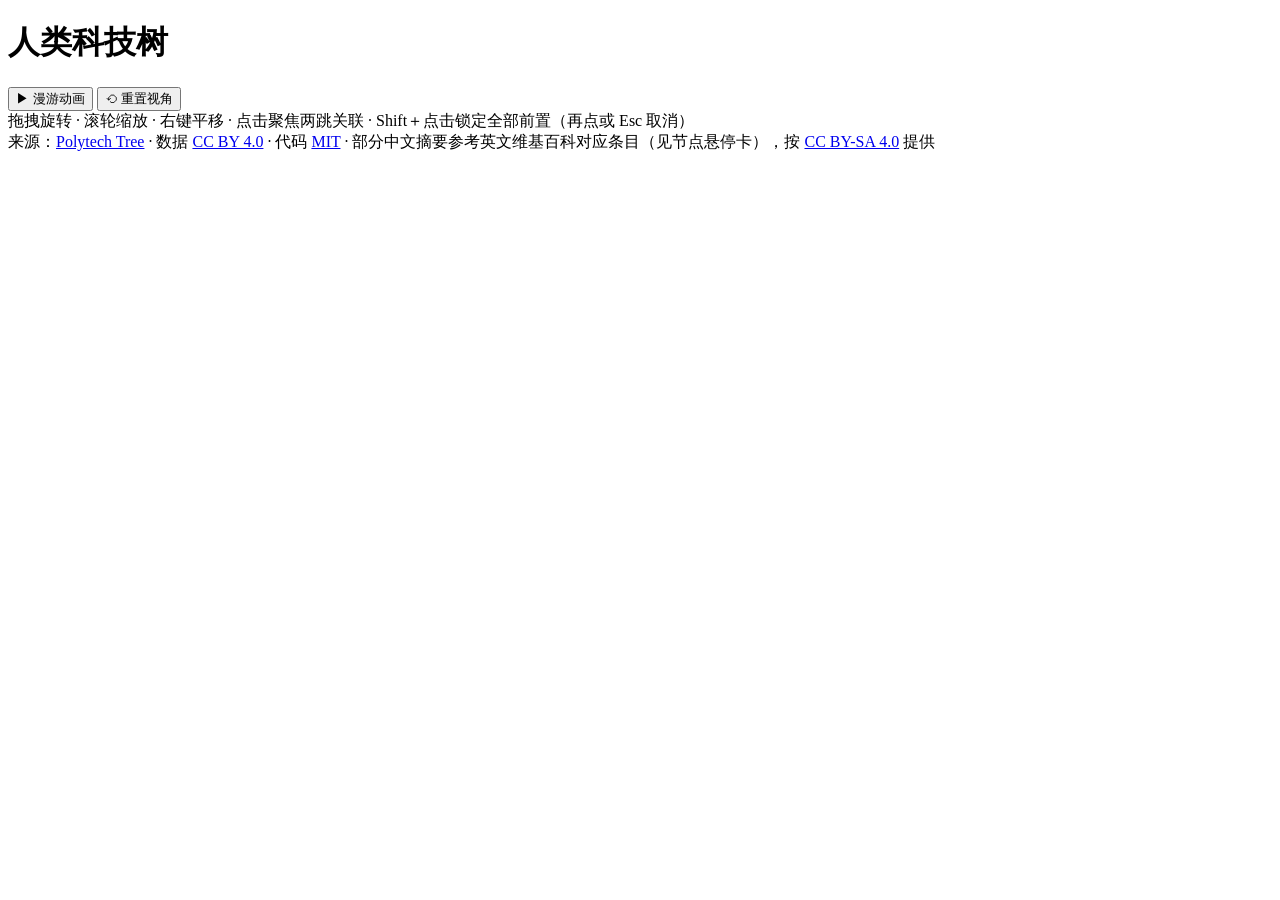
<file: index.html>
<!DOCTYPE html>
<html lang="zh-CN">
<head>
  <meta charset="UTF-8" />
  <meta name="viewport" content="width=device-width, initial-scale=1.0" />
  <link rel="icon" href="data:," />
  <title>人类科技树 · 3D 世界</title>
</head>
<body>
  <div id="app"></div>

  <div id="title" class="panel">
    <h1>人类科技树</h1>
    <small id="statLine"></small>
  </div>

  <div id="legend" class="panel"></div>

  <div id="toolbar" class="panel">
    <button id="btnTour">▶ 漫游动画</button>
    <button id="btnReset">⟲ 重置视角</button>
  </div>

  <div id="hint">拖拽旋转 · 滚轮缩放 · 右键平移 · 点击聚焦两跳关联 · Shift＋点击锁定全部前置（再点或 Esc 取消）</div>

  <div id="eraCaption"></div>
  <div id="tooltip"></div>

  <div id="credit">
    来源：<a href="https://github.com/secwind7/polytech-tree" target="_blank" rel="noopener">Polytech Tree</a>
    · 数据 <a href="https://creativecommons.org/licenses/by/4.0/" target="_blank" rel="noopener">CC BY 4.0</a>
    · 代码 <a href="https://github.com/secwind7/polytech-tree/blob/main/LICENSE" target="_blank" rel="noopener">MIT</a>
    · 部分中文摘要参考英文维基百科对应条目（见节点悬停卡），按
      <a href="https://creativecommons.org/licenses/by-sa/4.0/" target="_blank" rel="noopener">CC BY-SA 4.0</a> 提供
  </div>

  <script type="module" src="/src/main.ts"></script>
</body>
</html>
</file>
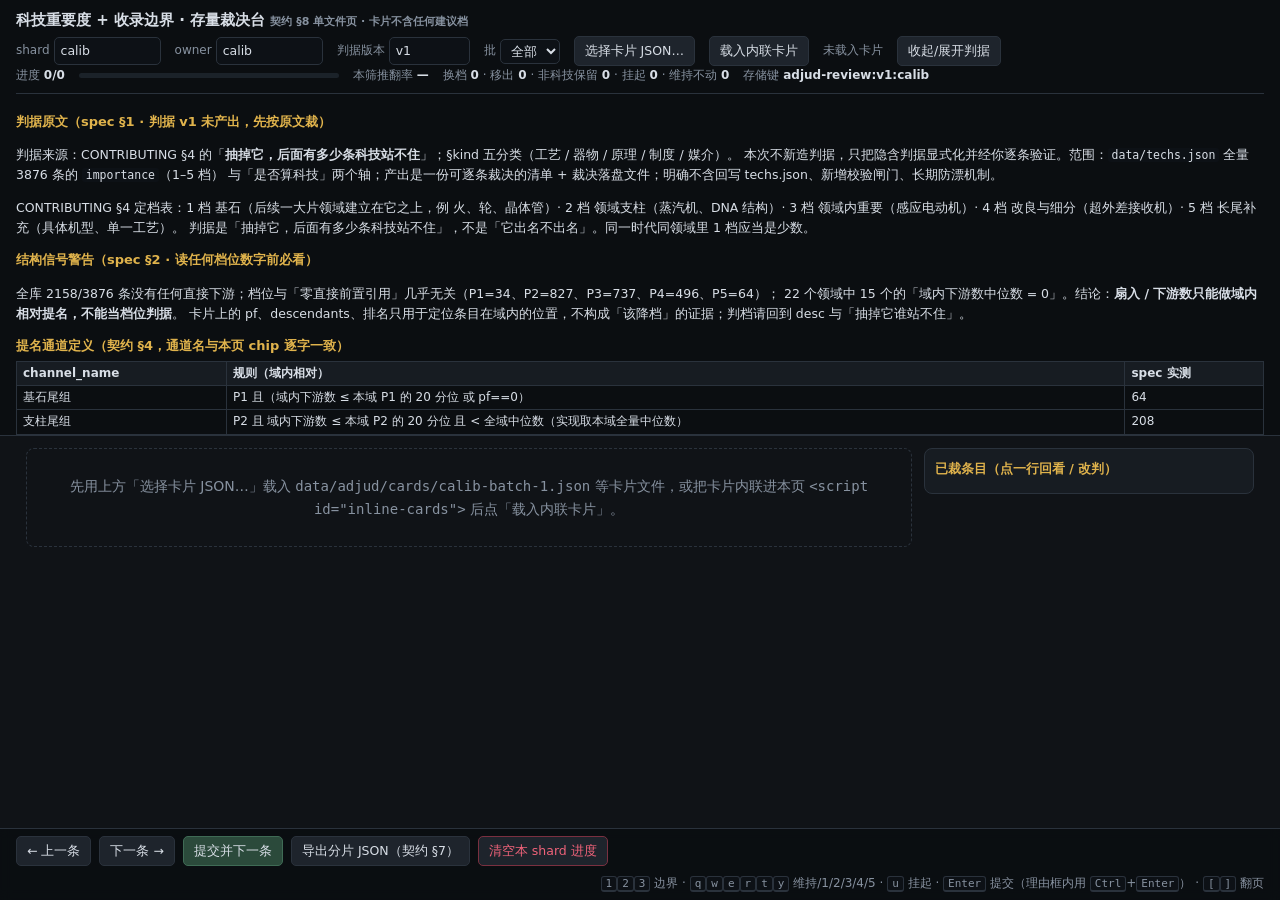
<file: scripts/adjudicate_review.html>
<!doctype html>
<html lang="zh-CN">
<head>
<meta charset="utf-8">
<meta name="viewport" content="width=device-width,initial-scale=1">
<title>科技重要度 + 收录边界 · 存量裁决台（契约 §8）</title>
<!--
  单文件裁决页：file:// 直开，零服务器、零 import、零外部资源（无字体/CDN/fetch/module）。
  契约：docs/superpowers/specs/2026-09-27-adjud-tooling-contract.md §3/§4/§7/§8
  spec ：docs/superpowers/specs/2026-09-27-importance-kind-review-design.md §1/§2/§4/§5/§6
  数据：① 页内「选择卡片 JSON…」读 scripts/adjud_cards.mjs 产出的 data/adjud/cards/*.json（可多选，合并）
        ② 把卡片文档内联进下方 id="inline-cards" 的 application/json 槽（demo / 离线预览，打开即载入）
  判据 v1 尚未产出：顶部固定区显示 spec §1 判据原文 + spec §2 结构信号警告 + 契约 §4 通道定义。
  卡片里没有任何建议档（spec §4 防锚定）；本页也不替你算建议档。
-->
<style>
:root{--bg:#101317;--pan:#171c22;--pan2:#1e242c;--fg:#d8dee6;--dim:#8792a0;--ok:#4ec98a;--bad:#f0637a;--warn:#e0b34c;--line:#2a323c}
*{box-sizing:border-box}
body{margin:0;background:var(--bg);color:var(--fg);font:14px/1.6 "Segoe UI","Microsoft YaHei",system-ui,sans-serif}
button{background:var(--pan2);color:var(--fg);border:1px solid var(--line);border-radius:5px;padding:4px 10px;font:inherit;font-size:12.5px;cursor:pointer}
button:hover{border-color:#3d4a57}
button.on{background:#33414f;border-color:#5a7089;font-weight:700}
button.pri{background:#2b4a3b;border-color:#3f6b55}
button.danger{border-color:#7a3040;color:var(--bad)}
button:disabled{opacity:.45;cursor:default}
input,select,textarea{background:#0d1116;color:var(--fg);border:1px solid var(--line);border-radius:5px;font:inherit;font-size:12.5px;padding:3px 6px}
textarea{width:100%;min-height:56px;resize:vertical;font:13px/1.55 "Segoe UI","Microsoft YaHei",sans-serif}
header{position:sticky;top:0;z-index:9;background:#0b0e11f2;border-bottom:1px solid var(--line);padding:8px 16px 0}
h1{font-size:15px;margin:0 0 4px}
.bar{display:flex;flex-wrap:wrap;gap:6px 14px;align-items:center;font-size:12px;color:var(--dim)}
.bar b{color:var(--fg);font-variant-numeric:tabular-nums}
.bar .fld{display:flex;gap:4px;align-items:center}
#critWrap{margin:8px 0 0;border-top:1px solid var(--line);padding:8px 0 10px;max-height:38vh;overflow:auto;font-size:12.5px}
#critWrap.hide{display:none}
#critWrap h2{font-size:13px;margin:10px 0 4px;color:var(--warn)}
#critWrap table{border-collapse:collapse;width:100%;font-size:12px}
#critWrap th,#critWrap td{border:1px solid var(--line);padding:2px 6px;text-align:left;vertical-align:top}
#critWrap th{background:var(--pan)}
#critWrap code{background:#0d1116;padding:0 4px;border-radius:3px;font-size:11.5px}
main{padding:12px 16px 96px;max-width:1260px;margin:0 auto}
.card{background:var(--pan);border:1px solid var(--line);border-radius:8px;padding:10px 12px}
.warnstrip{background:#241d12;border:1px solid #5a4416;border-radius:6px;padding:5px 9px;margin:0 0 8px;font-size:12.5px;color:#f0d69a}
.warnstrip b{color:var(--warn);font-size:14px}
.head{display:flex;flex-wrap:wrap;gap:6px 12px;align-items:baseline}
.head .nm{font-size:19px;font-weight:700}
.head .en{color:var(--dim);font-size:12.5px}
.chip{border:1px solid var(--line);border-radius:99px;padding:1px 8px;background:#0d1116;font-size:11.5px;font-variant-numeric:tabular-nums}
.chip.hot{border-color:#7a5a20;color:var(--warn)}
.chip.k{color:var(--dim)}
.desc{margin:8px 0;padding:8px 10px;background:#0d1116;border:1px solid var(--line);border-radius:6px;font-size:14.5px;line-height:1.75}
.grid{display:grid;grid-template-columns:repeat(auto-fit,minmax(172px,1fr));gap:6px;margin:8px 0}
.m{background:#0d1116;border:1px solid var(--line);border-radius:6px;padding:5px 8px}
.m .lb{color:var(--dim);font-size:11px;display:block}
.m .vl{font-size:15px;font-weight:700;font-variant-numeric:tabular-nums}
.m .sub{color:var(--dim);font-size:11px}
.dd{margin:6px 0;font-size:12.5px}
.dd li{margin:1px 0}
.why{background:#0d1116;border:1px solid var(--line);border-left:3px solid #3f6b55;border-radius:6px;padding:7px 9px;font-size:12.5px;color:#c6d2df;margin:8px 0}
details.raw{margin:6px 0;font-size:12px;color:var(--dim)}
details.raw pre{background:#0d1116;border:1px solid var(--line);border-radius:6px;padding:7px;overflow:auto;max-height:240px;font-size:11.5px}
.ask{margin-top:10px;border-top:1px dashed var(--line);padding-top:10px}
.ask .q{font-weight:700;margin:2px 0 5px}
.ask .hint{color:var(--dim);font-size:11.5px;font-weight:400;margin-left:6px}
.req{color:var(--bad);font-weight:700}
.row{display:flex;flex-wrap:wrap;gap:6px;align-items:center}
.msg{margin-top:6px;font-size:12.5px;min-height:18px}
.msg.err{color:var(--bad)}
.msg.ok{color:var(--ok)}
.cols{display:grid;grid-template-columns:1fr 330px;gap:12px}
@media(max-width:1040px){.cols{grid-template-columns:1fr}}
.side{background:var(--pan);border:1px solid var(--line);border-radius:8px;padding:8px 10px;font-size:12px;align-self:start}
.side h3{margin:2px 0 6px;font-size:12.5px;color:var(--warn)}
.side table{border-collapse:collapse;width:100%;font-size:11.5px}
.side td,.side th{border-bottom:1px solid var(--line);padding:2px 3px;text-align:left;font-variant-numeric:tabular-nums}
.side tr.me{cursor:pointer}
.side tr.me:hover{background:#1b2229}
.side .v1{color:var(--ok)}.side .v2{color:var(--warn)}.side .v3{color:var(--bad)}
footer{position:fixed;right:0;bottom:0;left:0;border-top:1px solid var(--line);background:#0b0e11f2;padding:7px 16px;display:flex;gap:8px;align-items:center;font-size:12px;color:var(--dim);backdrop-filter:blur(6px);flex-wrap:wrap}
kbd{background:#0d1116;border:1px solid var(--line);border-bottom-width:2px;border-radius:3px;padding:0 4px;font-size:11px;font-family:Consolas,monospace}
.pbar{height:5px;background:#1b2229;border-radius:3px;overflow:hidden;min-width:120px;max-width:260px;flex:1}
.pbar>i{display:block;height:100%;background:linear-gradient(90deg,#2f6b8a,#4ec98a)}
.empty{color:var(--dim);padding:26px 10px;text-align:center;border:1px dashed var(--line);border-radius:8px}
</style>
</head>
<body>
<header>
  <h1>科技重要度 + 收录边界 · 存量裁决台 <span style="font-size:11px;color:var(--dim)">契约 §8 单文件页 · 卡片不含任何建议档</span></h1>
  <div class="bar">
    <label class="fld">shard <input id="shard" size="10" value="calib"></label>
    <label class="fld">owner <input id="owner" size="10" value="calib"></label>
    <label class="fld">判据版本 <input id="cver" size="6" value="v1"></label>
    <label class="fld">批 <select id="batchSel"><option value="">全部</option></select></label>
    <button id="pickCards">选择卡片 JSON…</button>
    <input id="fileInput" type="file" accept=".json,application/json" multiple style="display:none">
    <button id="loadInline">载入内联卡片</button>
    <span id="srcInfo">未载入卡片</span>
    <button id="toggleCrit">收起/展开判据</button>
  </div>
  <div class="bar">
    <span>进度 <b id="progTxt">0/0</b></span>
    <div class="pbar"><i id="progBar" style="width:0%"></i></div>
    <span>本筛推翻率 <b id="overTurn">—</b></span>
    <span>换档 <b id="cChanged">0</b> · 移出 <b id="cRemoved">0</b> · 非科技保留 <b id="cKeep">0</b> · 挂起 <b id="cHold">0</b> · 维持不动 <b id="cKeepTier">0</b></span>
    <span>存储键 <b id="lsKey">—</b></span>
  </div>
  <div id="critWrap">
    <h2>判据原文（spec §1 · 判据 v1 未产出，先按原文裁）</h2>
    <p>判据来源：CONTRIBUTING §4 的「<b>抽掉它，后面有多少条科技站不住</b>」；§kind 五分类（工艺 / 器物 / 原理 / 制度 / 媒介）。
    本次不新造判据，只把隐含判据显式化并经你逐条验证。范围：<code>data/techs.json</code> 全量 3876 条的 <code>importance</code>（1–5 档）
    与「是否算科技」两个轴；产出是一份可逐条裁决的清单 + 裁决落盘文件；明确不含回写 techs.json、新增校验闸门、长期防漂机制。</p>
    <p>CONTRIBUTING §4 定档表：1 档 基石（后续一大片领域建立在它之上，例 火、轮、晶体管）· 2 档 领域支柱（蒸汽机、DNA 结构）·
    3 档 领域内重要（感应电动机）· 4 档 改良与细分（超外差接收机）· 5 档 长尾补充（具体机型、单一工艺）。
    判据是「抽掉它，后面有多少条科技站不住」，不是「它出名不出名」。同一时代同领域里 1 档应当是少数。</p>
    <h2>结构信号警告（spec §2 · 读任何档位数字前必看）</h2>
    <p>全库 2158/3876 条没有任何直接下游；档位与「零直接前置引用」几乎无关（P1=34、P2=827、P3=737、P4=496、P5=64）；
    22 个领域中 15 个的「域内下游数中位数 = 0」。结论：<b>扇入 / 下游数只能做域内相对提名，不能当档位判据</b>。
    卡片上的 pf、descendants、排名只用于定位条目在域内的位置，不构成「该降档」的证据；判档请回到 desc 与「抽掉它谁站不住」。</p>
    <h2>提名通道定义（契约 §4，通道名与本页 chip 逐字一致）</h2>
    <table>
      <tr><th>channel_name</th><th>规则（域内相对）</th><th>spec 实测</th></tr>
      <tr><td>基石尾组</td><td>P1 且（域内下游数 ≤ 本域 P1 的 20 分位 或 pf==0）</td><td>64</td></tr>
      <tr><td>支柱尾组</td><td>P2 且 域内下游数 ≤ 本域 P2 的 20 分位 且 &lt; 全域中位数（实现取本域全量中位数）</td><td>208</td></tr>
      <tr><td>疑被低估</td><td>P3+ 且 域内下游数 ≥ 本域 75 分位 且 &gt; 50</td><td>23</td></tr>
      <tr><td>原理零引用</td><td>kind=原理 且 rf==0</td><td>100</td></tr>
      <tr><td>孤岛媒介制度</td><td>kind∈{媒介,制度} 且 rf==0 且 out_deg==0</td><td>7</td></tr>
      <tr><td>高档无溯源</td><td>importance≤2 且 wikiEn 为空</td><td>5</td></tr>
      <tr><td>判据专项</td><td>判据 v1 转写的规则（T1 段才存在）</td><td>待定</td></tr>
    </table>
    <p style="color:var(--dim)">命中通道只说明这条进了提名池，不说明该改档。校准批 100 条同时是第二段规则漏检验证的测试集（spec §3.2）。</p>
    <h2>本批要判什么（spec §5）</h2>
    <p>① 是否算科技：<code>科技</code> / <code>非科技保留</code> / <code>移出</code>（三态，落盘逐字用这三个字符串）。
    ② importance：<code>维持</code> / <code>1</code>…<code>5</code> / <code>挂起</code>。③ 理由：选「非科技保留」「移出」或换档时必填。
    「移出」在本阶段只写裁决文件、不动 techs.json（spec §7 风险表）。校准批的 100 个 id 预留给漏检验证，任何组不得再裁一遍（契约 §7）。</p>
  </div>
</header>

<main>
  <div class="cols">
    <div id="stage"><div class="empty">先用上方「选择卡片 JSON…」载入 <code>data/adjud/cards/calib-batch-1.json</code> 等卡片文件，或把卡片内联进本页 <code>&lt;script id="inline-cards"&gt;</code> 后点「载入内联卡片」。</div></div>
    <div class="side">
      <h3>已裁条目（点一行回看 / 改判）</h3>
      <div id="doneBox"></div>
    </div>
  </div>
</main>

<footer>
  <button id="prev">← 上一条</button>
  <button id="next">下一条 →</button>
  <button class="pri" id="submit">提交并下一条</button>
  <button id="exportBtn">导出分片 JSON（契约 §7）</button>
  <button class="danger" id="wipe">清空本 shard 进度</button>
  <span style="margin-left:auto">
    <kbd>1</kbd><kbd>2</kbd><kbd>3</kbd> 边界 ·
    <kbd>q</kbd><kbd>w</kbd><kbd>e</kbd><kbd>r</kbd><kbd>t</kbd><kbd>y</kbd> 维持/1/2/3/4/5 ·
    <kbd>u</kbd> 挂起 · <kbd>Enter</kbd> 提交（理由框内用 <kbd>Ctrl</kbd>+<kbd>Enter</kbd>） · <kbd>[</kbd><kbd>]</kbd> 翻页
  </span>
</footer>

<!-- INLINE_CARDS_MARKER：把 adjud_cards.mjs 产出的卡片文档整体替换进下面的 script 标签即可离线预览（数组形式可放多个批） -->
<script type="application/json" id="inline-cards">
[]
</script>

<script>
"use strict";
/* ---------- 契约 §7：取值集合与不变量 ---------- */
var BOUNDARY = ["科技", "非科技保留", "移出"];          // 三态，逐字
var BKEY = { "1": "科技", "2": "非科技保留", "3": "移出" };
var IMPS = ["维持", 1, 2, 3, 4, 5, "挂起"];
var IKEY = { q: "维持", w: 1, e: 2, r: 3, t: 4, y: 5, u: "挂起" };
var FILE_TAG = "adjudication-2026Q4";

var S = { cards: [], order: [], batches: [], batchFilter: "", pos: 0, records: {}, draft: {}, source: "" };

function $(id) { return document.getElementById(id); }
function esc(s) { return String(s == null ? "" : s).replace(/[&<>"]/g, function (c) { return { "&": "&amp;", "<": "&lt;", ">": "&gt;", '"': "&quot;" }[c]; }); }
function pct(x) { return (x == null || isNaN(x)) ? "—" : (Math.round(x * 1000) / 10).toFixed(1) + "%"; }
function lsKey() { return "adjud-review:v1:" + (($("shard").value || "").trim() || "calib"); }
function curCard() { return S.order.length ? S.cards[S.order[S.pos]] : null; }
function cardById(id) { for (var i = 0; i < S.cards.length; i++) if (S.cards[i].card.id === id) return S.cards[i]; return null; }

/** 契约 §7：非科技保留 / 移出 / 改档 必须 reason.length>0。改档 = 选了与现档不同的数字。 */
function reasonRequired(r, currentImportance) {
  if (r.boundary === "非科技保留" || r.boundary === "移出") return true;
  var cur = currentImportance != null ? currentImportance : r.current_importance;
  return typeof r.importance === "number" && cur != null && r.importance !== cur;
}
function validateRecord(r, currentImportance) {
  var e = [];
  if (!r.id) e.push("缺 id");
  if (BOUNDARY.indexOf(r.boundary) < 0) e.push("boundary 必须逐字是 科技 / 非科技保留 / 移出，当前=" + JSON.stringify(r.boundary));
  var ok = r.importance === "维持" || r.importance === "挂起" || (typeof r.importance === "number" && r.importance >= 1 && r.importance <= 5);
  if (!ok) e.push("importance 必须是 维持|1|2|3|4|5|挂起，当前=" + JSON.stringify(r.importance));
  if (!r.batch) e.push("缺 batch");
  if (reasonRequired(r, currentImportance) && !(typeof r.reason === "string" && r.reason.length > 0))
    e.push("改判/移出/换档必须写 reason");
  return e;
}
function validateShard(doc, importanceOf) {
  var errs = []; var seen = {};
  (doc.records || []).forEach(function (r, i) {
    var cur = importanceOf ? importanceOf(r.id) : null;
    var e = validateRecord(r, cur);
    if (e.length) errs.push("records[" + i + "] " + r.id + "：" + e.join("；"));
    if (seen[r.id]) errs.push("records[" + i + "] " + r.id + "：同 id 在一个分片里只能出现一次");
    seen[r.id] = 1;
  });
  if (!doc.shard) errs.push("缺 shard");
  if (!doc.owner) errs.push("缺 owner");
  if (!doc.criteria_version) errs.push("缺 criteria_version");
  return errs;
}

/* ---------- 进度：localStorage，key 含 shard 名 ---------- */
function save() {
  try {
    localStorage.setItem(lsKey(), JSON.stringify({
      shard: ($("shard").value || "").trim(), owner: ($("owner").value || "").trim(),
      criteria_version: ($("cver").value || "").trim(), saved_ts: new Date().toISOString(), records: S.records
    }));
  } catch (e) { $("srcInfo").textContent = "localStorage 写入失败：" + e.message; }
  $("lsKey").textContent = lsKey();
}
function restore() {
  S.records = {};
  try {
    var raw = localStorage.getItem(lsKey());
    if (!raw) return 0;
    var d = JSON.parse(raw);
    S.records = d.records || {};
    return Object.keys(S.records).length;
  } catch (e) { return 0; }
}

/* ---------- 载入卡片（文件 / 内联，多个批文件合并） ---------- */
function normalizeDocs(payload, label) {
  var docs = [];
  var arr = Array.isArray(payload) ? payload : [payload];
  arr.forEach(function (x) {
    if (x && Array.isArray(x.cards)) docs.push(x);
    else if (x && typeof x.id === "string") docs.push({ shard: x.shard || "calib", batch: x.batch || label, cards: [x] });
    else if (Array.isArray(x)) docs.push({ shard: "calib", batch: label, cards: x });
  });
  return docs;
}
function ingest(payload, label) {
  var docs = (payload && payload.multi) ? payload.multi : normalizeDocs(payload, label);
  if (!docs.length) { alert("这份 JSON 里没有证据卡（要 {shard,batch,cards:[…]}，或卡片数组）：" + label); return; }
  S.cards = []; S.batches = [];
  docs.forEach(function (d) {
    (d.cards || []).forEach(function (c) {
      if (!c || typeof c.id !== "string") return;
      var batch = d.batch || (d.shard || "calib") + "-1";
      S.cards.push({ card: c, batch: batch, shard: d.shard || "calib" });
      if (S.batches.indexOf(batch) < 0) S.batches.push(batch);
    });
  });
  if (!S.cards.length) { alert("卡片数组是空的：" + label); return; }
  S.source = label; S.draft = {};
  var n = restore();
  $("batchSel").innerHTML = '<option value="">全部</option>' + S.batches.map(function (b) { return '<option value="' + esc(b) + '">' + esc(b) + "</option>"; }).join("");
  S.batchFilter = "";
  rebuildOrder();
  S.pos = 0;
  $("srcInfo").textContent = label + " · " + S.cards.length + " 张卡 · 批 " + S.batches.join(" / ") + (n ? " · 已恢复 " + n + " 条裁决" : " · 无历史裁决");
  render();
}
function rebuildOrder() {
  S.order = [];
  for (var i = 0; i < S.cards.length; i++) if (!S.batchFilter || S.cards[i].batch === S.batchFilter) S.order.push(i);
  if (S.pos >= S.order.length) S.pos = Math.max(0, S.order.length - 1);
}
function readFile(f, done) {
  var fr = new FileReader();
  fr.onload = function () {
    try { done(normalizeDocs(JSON.parse(fr.result), f.name), f.name); }
    catch (e) { console.warn("卡片文件解析失败", f.name, e && e.message); done([], f.name); }
  };
  fr.onerror = function () { console.warn("读文件失败", f.name); done([], f.name); };
  fr.readAsText(f, "utf-8");
}
function loadFiles(fileList) {
  var files = [].slice.call(fileList);
  if (!files.length) return;
  var all = [], names = [], k = 0;
  files.forEach(function (f) {
    readFile(f, function (docs, name) {
      all = all.concat(docs); names.push(name);
      if (++k === files.length) {
        if (!all.length) alert("这些文件里都没有证据卡：" + names.join("、"));
        else ingest({ multi: all }, names.join(" + "));
      }
    });
  });
}

/* ---------- 渲染 ---------- */
function domainCount(c) {
  if (c.desc_rank && c.desc_rank_pct) return Math.round(c.desc_rank / c.desc_rank_pct);
  return null;
}
function metricBoxes(c) {
  var dn = domainCount(c);
  var m = [
    ["pf 直接前置引用", c.pf, "作为他人 prereq 终点次数"],
    ["rf 被引总数", c.rf, "prereq + related 被引"],
    ["out_deg 出边", c.out_deg, "prereq 出边数"],
    ["descendants 传递下游", c.descendants, "prereq 闭包（去环）"],
    ["域内下游排名", pct(c.desc_rank_pct), dn ? "降序 " + c.desc_rank + "/" + dn : "降序 " + c.desc_rank],
    ["同域同代档位位次", pct(c.tier_rank_pct), c.category + " + " + c.era],
    ["wikiEn 溯源", c.wikiEn ? "有" : "空", c.wikiEn ? "" : "无英文词条"],
    ["year", c.year, "year_basis=" + (c.year_basis || "空")]
  ];
  return '<div class="grid">' + m.map(function (x) {
    return '<div class="m"><span class="lb">' + esc(x[0]) + '</span><span class="vl">' + esc(x[1]) + "</span>" +
      (x[2] ? ' <span class="sub">' + esc(x[2]) + "</span>" : "") + "</div>";
  }).join("") + "</div>";
}
function viewState() {
  var e = curCard(); if (!e) return null;
  var id = e.card.id;
  var rec = S.records[id], dr = S.draft[id];
  return {
    boundary: (dr && dr.boundary) || (rec && rec.boundary) || "科技",
    importance: (dr && dr.importance !== undefined) ? dr.importance : (rec ? rec.importance : "维持"),
    reason: (dr && dr.reason !== undefined) ? dr.reason : (rec ? rec.reason || "" : "")
  };
}
function render() {
  var stage = $("stage");
  if (!S.order.length) {
    stage.innerHTML = '<div class="empty">没有可裁卡片。用「选择卡片 JSON…」载入 data/adjud/cards/*.json，或把卡片内联进本页。</div>';
    renderSide(); renderProg(); return;
  }
  var e = curCard(), c = e.card, v = viewState();
  var dn = domainCount(c);
  var dd = c.direct_downstream || [];
  var rec = S.records[c.id];
  stage.innerHTML =
    '<div class="card">' +
    '<div class="warnstrip">本域 <b>' + esc(c.category) + "</b>" + (dn ? "（" + dn + " 条）" : "") +
    " 的零下游占比 <b>" + pct(c.desc_zero_share) + "</b>" +
    '<span style="font-size:11.5px"> —— 域内大片条目没有任何传递下游，这是补边欠账（spec §2），不是档位信号。' +
    "下面的 pf / 排名 / 分位只帮你定位这条在域内的位置，<b>不构成改档理由</b>。</span></div>" +
    '<div class="head"><span class="nm">' + esc(c.name) + "</span>" +
    '<span class="en">' + esc(c.nameEn || "") + "</span>" +
    '<span class="chip k">id <b>' + esc(c.id) + "</b></span>" +
    '<span class="chip">现档 P' + esc(c.importance) + "</span>" +
    '<span class="chip">现 kind ' + esc(c.kind) + "</span>" +
    '<span class="chip">' + esc(c.category) + " · " + esc(c.era) + "</span>" +
    '<span class="chip">' + esc(e.batch) + "</span>" +
    '<span class="chip">第 ' + (S.pos + 1) + " / " + S.order.length + " 条</span>" +
    (rec ? '<span class="chip hot">已裁 ' + esc(rec.boundary) + " · " + esc(String(rec.importance)) + "（再选即改判）</span>" : "") +
    "</div>" +
    '<div class="desc">' + esc(c.desc) + "</div>" +
    metricBoxes(c) +
    '<div class="dd"><b>直接下游前 ' + dd.length + " 条</b> " +
    (dd.length ? '<ul style="margin:3px 0 0 18px;padding:0">' + dd.map(function (d) {
      return "<li>" + esc(d.name) + ' <span style="color:var(--dim)">' + esc(d.id) + " · P" + esc(d.importance) + "</span></li>";
    }).join("") + "</ul>" : '<span style="color:var(--dim)">无 —— 这条目前没有任何直接下游</span>') + "</div>" +
    '<div class="dd"><b>提名通道</b> ' + ((c.channels || []).length
      ? (c.channels || []).map(function (x) { return '<span class="chip hot">' + esc(x) + "</span>"; }).join(" ")
      : '<span style="color:var(--dim)">无（契约 §4 六条规则均未触发）</span>') + "</div>" +
    '<div class="why"><b>why（机械事实）</b>：' + esc(c.why || "") + "</div>" +
    '<details class="raw"><summary>原始字段全量（techs.json 条目 + 契约 §2 MetricRow；页内无任何建议档）</summary><pre>' +
    esc(JSON.stringify(c, null, 1)) + "</pre></details>" +
    '<div class="ask">' +
    '<div class="q">① 是否算科技<span class="hint">键 1/2/3 · 落盘逐字：' + BOUNDARY.join(" / ") + "</span></div>" +
    '<div class="row">' + BOUNDARY.map(function (b, i) {
      return '<button data-b="' + esc(b) + '" class="' + (v.boundary === b ? "on" : "") + '">' + (i + 1) + " · " + esc(b) + "</button>";
    }).join("") + "</div>" +
    '<div class="q" style="margin-top:8px">② importance<span class="hint">键 q w e r t y = 维持 1 2 3 4 5，u = 挂起 · 现档 P' + esc(c.importance) + "</span></div>" +
    '<div class="row">' + IMPS.map(function (val) {
      var sel = v.importance === val;
      var lab = val === "维持" ? "维持（P" + esc(c.importance) + "）" : String(val);
      return '<button data-i="' + esc(String(val)) + '" class="' + (sel ? "on" : "") + '">' + esc(lab) + "</button>";
    }).join("") + "</div>" +
    '<div class="q" style="margin-top:8px">③ 理由<span class="hint"><span class="req">必填条件</span>：非科技保留 / 移出 / 换档；不满足不许提交下一条</span></div>' +
    '<textarea id="reason" placeholder="一句话理由：抽掉它后面哪些条站不住 / 为什么不算科技 / 为什么该升或降档"></textarea>' +
    '<div class="msg" id="msg"></div>' +
    "</div></div>";
  $("reason").value = v.reason;
  $("reason").addEventListener("input", function (ev) { var d = draft(); if (d) d.reason = ev.target.value; });
  renderSide(); renderProg();
}
function draft() {
  var e = curCard(); if (!e) return null;
  var id = e.card.id;
  if (!S.draft[id]) {
    var rec = S.records[id];
    S.draft[id] = rec
      ? { boundary: rec.boundary, importance: rec.importance, reason: rec.reason || "" }
      : { boundary: "科技", importance: "维持", reason: "" };
  }
  return S.draft[id];
}
function setBoundary(b) { var d = draft(); if (!d) return; d.boundary = b; render(); }
function setImportance(v) { var d = draft(); if (!d) return; d.importance = v; render(); }
function submit(advance) {
  var e = curCard(); if (!e) return;
  var d = draft(); if (!d) return;
  var r = {
    id: e.card.id, batch: e.batch, channels: e.card.channels || [],
    boundary: d.boundary, importance: d.importance, reason: (d.reason || "").trim(),
    ts: new Date().toISOString()
  };
  var errs = validateRecord(r, e.card.importance);
  if (errs.length) { showMsg(errs.join("；"), "err"); var ta = $("reason"); if (ta) ta.focus(); return; }
  S.records[r.id] = r;
  S.draft[r.id] = { boundary: r.boundary, importance: r.importance, reason: r.reason };
  save();
  var before = S.pos;
  if (advance && S.pos < S.order.length - 1) S.pos++;
  render();
  if (S.pos !== before) {
    showMsg("已记录 " + r.id + " → " + r.boundary + " · " + r.importance + "，现在是第 " + (S.pos + 1) + " 条。", "ok");
    $("stage").scrollIntoView({ block: "start" });
  } else showMsg("已记录 " + r.id + " → " + r.boundary + " · " + r.importance + "（已是本筛最后一条）", "ok");
}
function showMsg(t, cls) { var m = $("msg"); if (m) { m.className = "msg " + cls; m.textContent = t; } }
function renderProg() {
  var total = S.order.length, done = 0, ch = 0, rm = 0, kp = 0, hd = 0, same = 0;
  S.order.forEach(function (i) {
    var c = S.cards[i].card, r = S.records[c.id];
    if (!r) return;
    done++;
    if (r.boundary === "移出") rm++;
    else if (r.boundary === "非科技保留") kp++;
    if (r.importance === "挂起") hd++;
    if (typeof r.importance === "number" && r.importance !== c.importance) ch++;
    if (r.boundary === "科技" && (r.importance === "维持" || r.importance === c.importance)) same++;
  });
  $("progTxt").textContent = done + "/" + total;
  $("progBar").style.width = total ? (done * 100 / total).toFixed(1) + "%" : "0%";
  $("cChanged").textContent = ch; $("cRemoved").textContent = rm; $("cKeep").textContent = kp;
  $("cHold").textContent = hd; $("cKeepTier").textContent = same;
  var over = done ? (ch + rm + kp) / done : 0;
  $("overTurn").textContent = done ? (Math.round(over * 1000) / 10).toFixed(1) + "%（spec §6：>20% 才启动全量快筛）" : "—";
  $("lsKey").textContent = lsKey();
}
function renderSide() {
  var ids = Object.keys(S.records).filter(function (id) { return cardById(id); });
  var rows = ids.map(function (id) {
    var r = S.records[id], c = cardById(id).card;
    var cls = r.boundary === "移出" ? "v3" : r.boundary === "非科技保留" ? "v2" : "v1";
    var chg = (typeof r.importance === "number" && r.importance !== c.importance)
      ? "P" + c.importance + "→" + r.importance : esc(String(r.importance));
    return '<tr class="me" data-goto="' + esc(id) + '"><td>' + esc(c.name) + "</td><td class=\"" + cls + "\">" + esc(r.boundary) + "</td><td>" + chg + "</td></tr>";
  }).join("");
  $("doneBox").innerHTML = rows
    ? '<table><tr><th>条目</th><th>边界</th><th>档</th></tr>' + rows + "</table>" +
      '<div style="color:var(--dim);margin-top:5px">共 ' + ids.length + " 条记录。点一行跳到它并可改判，重新提交即覆盖旧记录（同 id 只留最后一次）。</div>"
    : '<div style="color:var(--dim)">还没有裁决记录。控件选完按 <kbd>Enter</kbd> 提交。</div>';
}

/* ---------- 导出（契约 §7：shard / owner / criteria_version / records[]） ---------- */
function buildShardDoc() {
  var records = Object.keys(S.records).filter(function (id) { return cardById(id); }).map(function (id) {
    var r = S.records[id], c = cardById(id).card;
    return {
      id: r.id, batch: r.batch, channels: (r.channels && r.channels.length ? r.channels : c.channels) || [],
      boundary: r.boundary, importance: r.importance, reason: r.reason || "", ts: r.ts || ""
    };
  }).sort(function (a, b) { return a.batch === b.batch ? (a.id < b.id ? -1 : 1) : (a.batch < b.batch ? -1 : 1); });
  return {
    shard: ($("shard").value || "").trim() || "calib",
    owner: ($("owner").value || "").trim() || "calib",
    criteria_version: ($("cver").value || "").trim() || "v1",
    records: records
  };
}
function exportShard() {
  var doc = buildShardDoc();
  if (!doc.records.length) { alert("还没有任何裁决记录，导出空分片没意义。"); return; }
  var errs = validateShard(doc, function (id) { var e = cardById(id); return e ? e.card.importance : null; });
  if (errs.length) { alert("分片不合契约 §7，已阻止导出：\n" + errs.join("\n")); return; }
  var blob = new Blob([JSON.stringify(doc, null, 1)], { type: "application/json" });
  var a = document.createElement("a");
  a.href = URL.createObjectURL(blob);
  a.download = FILE_TAG + "." + doc.shard + ".json";
  document.body.appendChild(a); a.click();
  setTimeout(function () { URL.revokeObjectURL(a.href); if (a.parentNode) a.parentNode.removeChild(a); }, 400);
  showMsg("已校验并导出 " + doc.records.length + " 条 → " + a.download, "ok");
}

/* ---------- 事件 ---------- */
document.addEventListener("click", function (ev) {
  var t = ev.target;
  if (!t || !t.dataset) return;
  if (t.dataset.b !== undefined && t.dataset.b !== "") { setBoundary(t.dataset.b); return; }
  if (t.dataset.i !== undefined && t.dataset.i !== "") {
    var raw = t.dataset.i;
    setImportance(raw === "维持" || raw === "挂起" ? raw : Number(raw));
    return;
  }
  if (t.dataset.goto) {
    var entry = cardById(t.dataset.goto);
    if (!entry) return;
    var cardIdx = S.cards.indexOf(entry);
    if (S.order.indexOf(cardIdx) < 0) { S.batchFilter = ""; $("batchSel").value = ""; rebuildOrder(); }
    S.pos = S.order.indexOf(cardIdx);
    render();
    $("stage").scrollIntoView({ block: "start" });
  }
});
$("pickCards").addEventListener("click", function () { $("fileInput").click(); });
$("fileInput").addEventListener("change", function (ev) { loadFiles(ev.target.files); ev.target.value = ""; });
$("loadInline").addEventListener("click", function () {
  var raw = ($("inline-cards").textContent || "").trim();
  if (!raw || raw === "[]") { alert("内联卡片槽是空的：本页 id=inline-cards 的 JSON 槽里还没数据。用「选择文件」，或把卡片内联进本页（data/adjud/cards/preview.html 就是这么生成的）。"); return; }
  try { ingest(JSON.parse(raw), "内联卡片"); } catch (e) { alert("内联 JSON 解析失败：" + e.message); }
});
$("batchSel").addEventListener("change", function (ev) { S.batchFilter = ev.target.value; rebuildOrder(); S.pos = 0; render(); });
$("prev").addEventListener("click", function () { if (S.pos > 0) { S.pos--; render(); } });
$("next").addEventListener("click", function () { if (S.pos < S.order.length - 1) { S.pos++; render(); } });
$("submit").addEventListener("click", function () { submit(true); });
$("exportBtn").addEventListener("click", exportShard);
$("toggleCrit").addEventListener("click", function () { $("critWrap").classList.toggle("hide"); });
$("wipe").addEventListener("click", function () {
  if (!confirm("清空 localStorage 里 " + lsKey() + " 的全部裁决记录？已导出的分片文件不受影响。")) return;
  localStorage.removeItem(lsKey()); S.records = {}; S.draft = {}; render(); showMsg("进度已清空。", "ok");
});
["shard", "cver", "owner"].forEach(function (id) {
  $(id).addEventListener("change", function () {
    var n = restore(); S.draft = {}; renderProg(); render();
    if (n) showMsg("切到 " + lsKey() + "，恢复 " + n + " 条记录。", "ok");
  });
});
document.addEventListener("keydown", function (ev) {
  var tag = (ev.target && ev.target.tagName) || "";
  if (tag === "TEXTAREA" || tag === "INPUT" || tag === "SELECT") {
    if (ev.key === "Enter" && (ev.ctrlKey || ev.metaKey)) { ev.preventDefault(); submit(true); }
    return;
  }
  if (ev.ctrlKey || ev.metaKey || ev.altKey) return;
  var k = ev.key;
  if (BKEY[k]) { ev.preventDefault(); setBoundary(BKEY[k]); return; }
  var low = k.toLowerCase();
  if (IKEY[low] !== undefined) { ev.preventDefault(); setImportance(IKEY[low]); return; }
  if (k === "Enter") { ev.preventDefault(); submit(true); return; }
  if (k === "]") { ev.preventDefault(); if (S.pos < S.order.length - 1) { S.pos++; render(); } return; }
  if (k === "[") { ev.preventDefault(); if (S.pos > 0) { S.pos--; render(); } return; }
});

/* ---------- 启动：有内联卡片就自动载入（preview.html 走这条路） ---------- */
$("lsKey").textContent = lsKey();
(function boot() {
  var raw = ($("inline-cards").textContent || "").trim();
  if (raw && raw !== "[]") {
    try { ingest(JSON.parse(raw), "内联卡片（自动）"); return; }
    catch (e) { console.warn("内联卡片解析失败，改用「选择文件」：", e && e.message); }
  }
  var n = restore(); renderProg();
  if (n) $("srcInfo").textContent = "未载入卡片，但 " + lsKey() + " 里有 " + n + " 条历史裁决";
})();
</script>
</body>
</html>
</file>
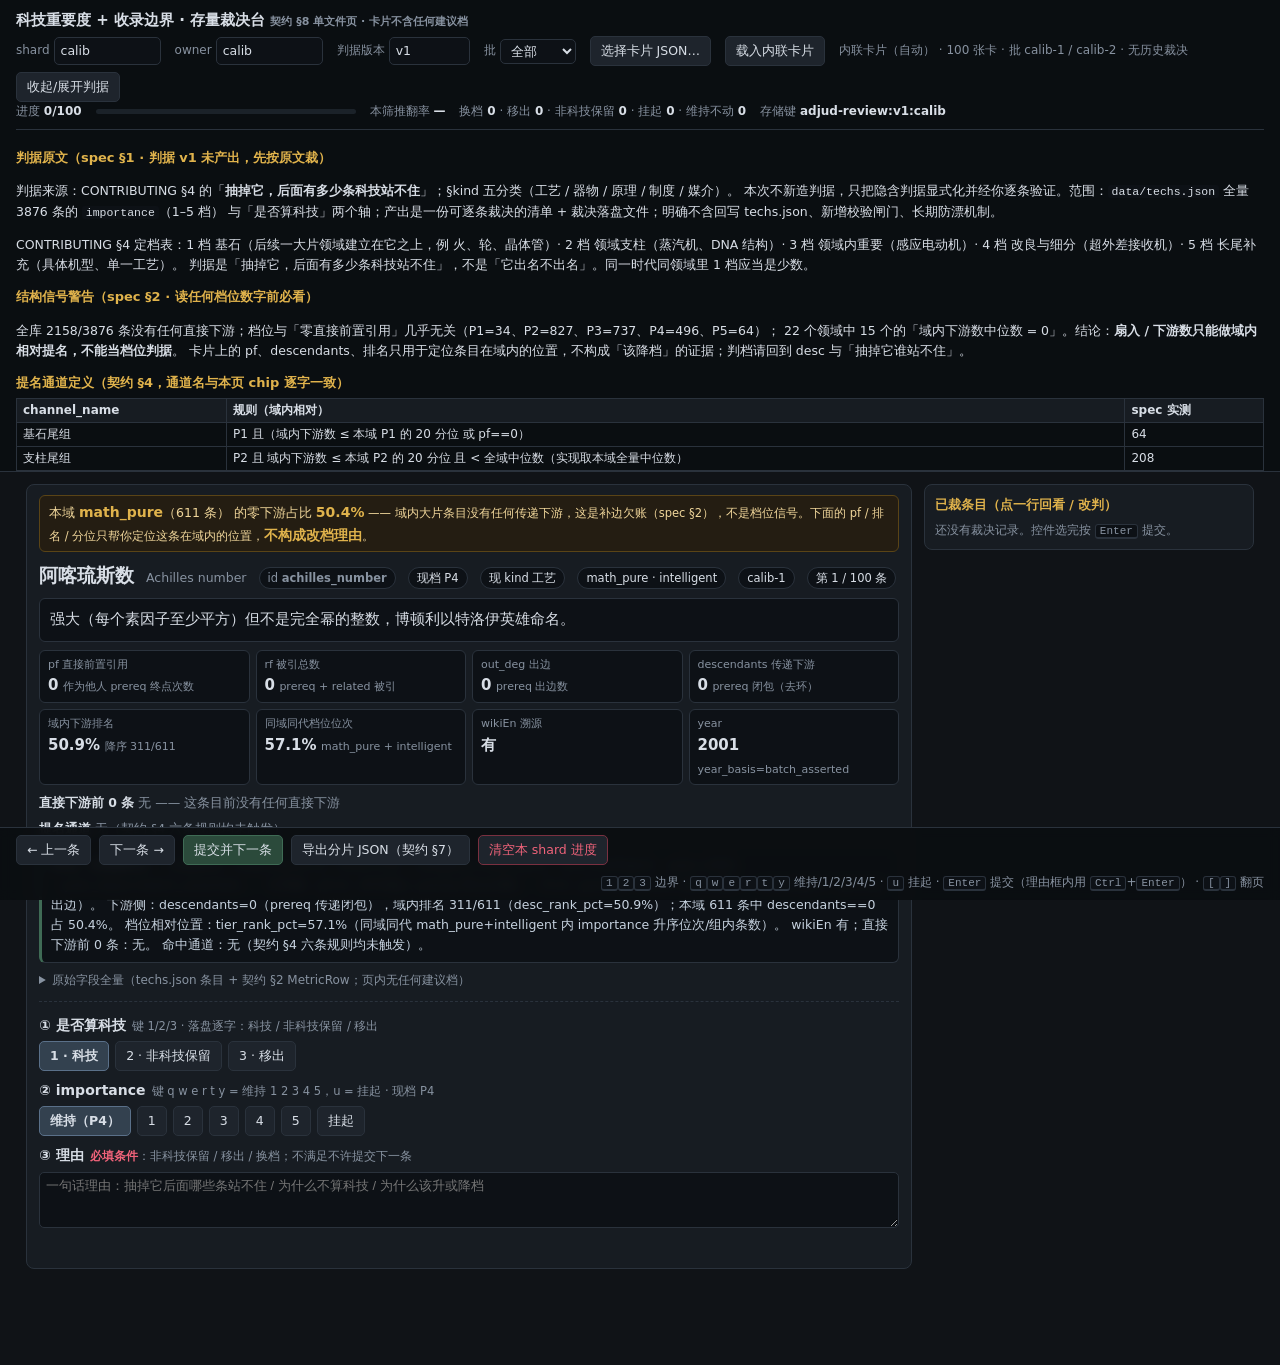
<file: data/adjud/cards/preview.html>
<!doctype html>
<html lang="zh-CN">
<head>
<meta charset="utf-8">
<meta name="viewport" content="width=device-width,initial-scale=1">
<title>科技重要度 + 收录边界 · 存量裁决台（契约 §8）</title>
<!--
  单文件裁决页：file:// 直开，零服务器、零 import、零外部资源（无字体/CDN/fetch/module）。
  契约：docs/superpowers/specs/2026-09-27-adjud-tooling-contract.md §3/§4/§7/§8
  spec ：docs/superpowers/specs/2026-09-27-importance-kind-review-design.md §1/§2/§4/§5/§6
  数据：① 页内「选择卡片 JSON…」读 scripts/adjud_cards.mjs 产出的 data/adjud/cards/*.json（可多选，合并）
        ② 把卡片文档内联进下方 id="inline-cards" 的 application/json 槽（demo / 离线预览，打开即载入）
  判据 v1 尚未产出：顶部固定区显示 spec §1 判据原文 + spec §2 结构信号警告 + 契约 §4 通道定义。
  卡片里没有任何建议档（spec §4 防锚定）；本页也不替你算建议档。
-->
<style>
:root{--bg:#101317;--pan:#171c22;--pan2:#1e242c;--fg:#d8dee6;--dim:#8792a0;--ok:#4ec98a;--bad:#f0637a;--warn:#e0b34c;--line:#2a323c}
*{box-sizing:border-box}
body{margin:0;background:var(--bg);color:var(--fg);font:14px/1.6 "Segoe UI","Microsoft YaHei",system-ui,sans-serif}
button{background:var(--pan2);color:var(--fg);border:1px solid var(--line);border-radius:5px;padding:4px 10px;font:inherit;font-size:12.5px;cursor:pointer}
button:hover{border-color:#3d4a57}
button.on{background:#33414f;border-color:#5a7089;font-weight:700}
button.pri{background:#2b4a3b;border-color:#3f6b55}
button.danger{border-color:#7a3040;color:var(--bad)}
button:disabled{opacity:.45;cursor:default}
input,select,textarea{background:#0d1116;color:var(--fg);border:1px solid var(--line);border-radius:5px;font:inherit;font-size:12.5px;padding:3px 6px}
textarea{width:100%;min-height:56px;resize:vertical;font:13px/1.55 "Segoe UI","Microsoft YaHei",sans-serif}
header{position:sticky;top:0;z-index:9;background:#0b0e11f2;border-bottom:1px solid var(--line);padding:8px 16px 0}
h1{font-size:15px;margin:0 0 4px}
.bar{display:flex;flex-wrap:wrap;gap:6px 14px;align-items:center;font-size:12px;color:var(--dim)}
.bar b{color:var(--fg);font-variant-numeric:tabular-nums}
.bar .fld{display:flex;gap:4px;align-items:center}
#critWrap{margin:8px 0 0;border-top:1px solid var(--line);padding:8px 0 10px;max-height:38vh;overflow:auto;font-size:12.5px}
#critWrap.hide{display:none}
#critWrap h2{font-size:13px;margin:10px 0 4px;color:var(--warn)}
#critWrap table{border-collapse:collapse;width:100%;font-size:12px}
#critWrap th,#critWrap td{border:1px solid var(--line);padding:2px 6px;text-align:left;vertical-align:top}
#critWrap th{background:var(--pan)}
#critWrap code{background:#0d1116;padding:0 4px;border-radius:3px;font-size:11.5px}
main{padding:12px 16px 96px;max-width:1260px;margin:0 auto}
.card{background:var(--pan);border:1px solid var(--line);border-radius:8px;padding:10px 12px}
.warnstrip{background:#241d12;border:1px solid #5a4416;border-radius:6px;padding:5px 9px;margin:0 0 8px;font-size:12.5px;color:#f0d69a}
.warnstrip b{color:var(--warn);font-size:14px}
.head{display:flex;flex-wrap:wrap;gap:6px 12px;align-items:baseline}
.head .nm{font-size:19px;font-weight:700}
.head .en{color:var(--dim);font-size:12.5px}
.chip{border:1px solid var(--line);border-radius:99px;padding:1px 8px;background:#0d1116;font-size:11.5px;font-variant-numeric:tabular-nums}
.chip.hot{border-color:#7a5a20;color:var(--warn)}
.chip.k{color:var(--dim)}
.desc{margin:8px 0;padding:8px 10px;background:#0d1116;border:1px solid var(--line);border-radius:6px;font-size:14.5px;line-height:1.75}
.grid{display:grid;grid-template-columns:repeat(auto-fit,minmax(172px,1fr));gap:6px;margin:8px 0}
.m{background:#0d1116;border:1px solid var(--line);border-radius:6px;padding:5px 8px}
.m .lb{color:var(--dim);font-size:11px;display:block}
.m .vl{font-size:15px;font-weight:700;font-variant-numeric:tabular-nums}
.m .sub{color:var(--dim);font-size:11px}
.dd{margin:6px 0;font-size:12.5px}
.dd li{margin:1px 0}
.why{background:#0d1116;border:1px solid var(--line);border-left:3px solid #3f6b55;border-radius:6px;padding:7px 9px;font-size:12.5px;color:#c6d2df;margin:8px 0}
details.raw{margin:6px 0;font-size:12px;color:var(--dim)}
details.raw pre{background:#0d1116;border:1px solid var(--line);border-radius:6px;padding:7px;overflow:auto;max-height:240px;font-size:11.5px}
.ask{margin-top:10px;border-top:1px dashed var(--line);padding-top:10px}
.ask .q{font-weight:700;margin:2px 0 5px}
.ask .hint{color:var(--dim);font-size:11.5px;font-weight:400;margin-left:6px}
.req{color:var(--bad);font-weight:700}
.row{display:flex;flex-wrap:wrap;gap:6px;align-items:center}
.msg{margin-top:6px;font-size:12.5px;min-height:18px}
.msg.err{color:var(--bad)}
.msg.ok{color:var(--ok)}
.cols{display:grid;grid-template-columns:1fr 330px;gap:12px}
@media(max-width:1040px){.cols{grid-template-columns:1fr}}
.side{background:var(--pan);border:1px solid var(--line);border-radius:8px;padding:8px 10px;font-size:12px;align-self:start}
.side h3{margin:2px 0 6px;font-size:12.5px;color:var(--warn)}
.side table{border-collapse:collapse;width:100%;font-size:11.5px}
.side td,.side th{border-bottom:1px solid var(--line);padding:2px 3px;text-align:left;font-variant-numeric:tabular-nums}
.side tr.me{cursor:pointer}
.side tr.me:hover{background:#1b2229}
.side .v1{color:var(--ok)}.side .v2{color:var(--warn)}.side .v3{color:var(--bad)}
footer{position:fixed;right:0;bottom:0;left:0;border-top:1px solid var(--line);background:#0b0e11f2;padding:7px 16px;display:flex;gap:8px;align-items:center;font-size:12px;color:var(--dim);backdrop-filter:blur(6px);flex-wrap:wrap}
kbd{background:#0d1116;border:1px solid var(--line);border-bottom-width:2px;border-radius:3px;padding:0 4px;font-size:11px;font-family:Consolas,monospace}
.pbar{height:5px;background:#1b2229;border-radius:3px;overflow:hidden;min-width:120px;max-width:260px;flex:1}
.pbar>i{display:block;height:100%;background:linear-gradient(90deg,#2f6b8a,#4ec98a)}
.empty{color:var(--dim);padding:26px 10px;text-align:center;border:1px dashed var(--line);border-radius:8px}
</style>
</head>
<body>
<header>
  <h1>科技重要度 + 收录边界 · 存量裁决台 <span style="font-size:11px;color:var(--dim)">契约 §8 单文件页 · 卡片不含任何建议档</span></h1>
  <div class="bar">
    <label class="fld">shard <input id="shard" size="10" value="calib"></label>
    <label class="fld">owner <input id="owner" size="10" value="calib"></label>
    <label class="fld">判据版本 <input id="cver" size="6" value="v1"></label>
    <label class="fld">批 <select id="batchSel"><option value="">全部</option></select></label>
    <button id="pickCards">选择卡片 JSON…</button>
    <input id="fileInput" type="file" accept=".json,application/json" multiple style="display:none">
    <button id="loadInline">载入内联卡片</button>
    <span id="srcInfo">未载入卡片</span>
    <button id="toggleCrit">收起/展开判据</button>
  </div>
  <div class="bar">
    <span>进度 <b id="progTxt">0/0</b></span>
    <div class="pbar"><i id="progBar" style="width:0%"></i></div>
    <span>本筛推翻率 <b id="overTurn">—</b></span>
    <span>换档 <b id="cChanged">0</b> · 移出 <b id="cRemoved">0</b> · 非科技保留 <b id="cKeep">0</b> · 挂起 <b id="cHold">0</b> · 维持不动 <b id="cKeepTier">0</b></span>
    <span>存储键 <b id="lsKey">—</b></span>
  </div>
  <div id="critWrap">
    <h2>判据原文（spec §1 · 判据 v1 未产出，先按原文裁）</h2>
    <p>判据来源：CONTRIBUTING §4 的「<b>抽掉它，后面有多少条科技站不住</b>」；§kind 五分类（工艺 / 器物 / 原理 / 制度 / 媒介）。
    本次不新造判据，只把隐含判据显式化并经你逐条验证。范围：<code>data/techs.json</code> 全量 3876 条的 <code>importance</code>（1–5 档）
    与「是否算科技」两个轴；产出是一份可逐条裁决的清单 + 裁决落盘文件；明确不含回写 techs.json、新增校验闸门、长期防漂机制。</p>
    <p>CONTRIBUTING §4 定档表：1 档 基石（后续一大片领域建立在它之上，例 火、轮、晶体管）· 2 档 领域支柱（蒸汽机、DNA 结构）·
    3 档 领域内重要（感应电动机）· 4 档 改良与细分（超外差接收机）· 5 档 长尾补充（具体机型、单一工艺）。
    判据是「抽掉它，后面有多少条科技站不住」，不是「它出名不出名」。同一时代同领域里 1 档应当是少数。</p>
    <h2>结构信号警告（spec §2 · 读任何档位数字前必看）</h2>
    <p>全库 2158/3876 条没有任何直接下游；档位与「零直接前置引用」几乎无关（P1=34、P2=827、P3=737、P4=496、P5=64）；
    22 个领域中 15 个的「域内下游数中位数 = 0」。结论：<b>扇入 / 下游数只能做域内相对提名，不能当档位判据</b>。
    卡片上的 pf、descendants、排名只用于定位条目在域内的位置，不构成「该降档」的证据；判档请回到 desc 与「抽掉它谁站不住」。</p>
    <h2>提名通道定义（契约 §4，通道名与本页 chip 逐字一致）</h2>
    <table>
      <tr><th>channel_name</th><th>规则（域内相对）</th><th>spec 实测</th></tr>
      <tr><td>基石尾组</td><td>P1 且（域内下游数 ≤ 本域 P1 的 20 分位 或 pf==0）</td><td>64</td></tr>
      <tr><td>支柱尾组</td><td>P2 且 域内下游数 ≤ 本域 P2 的 20 分位 且 &lt; 全域中位数（实现取本域全量中位数）</td><td>208</td></tr>
      <tr><td>疑被低估</td><td>P3+ 且 域内下游数 ≥ 本域 75 分位 且 &gt; 50</td><td>23</td></tr>
      <tr><td>原理零引用</td><td>kind=原理 且 rf==0</td><td>100</td></tr>
      <tr><td>孤岛媒介制度</td><td>kind∈{媒介,制度} 且 rf==0 且 out_deg==0</td><td>7</td></tr>
      <tr><td>高档无溯源</td><td>importance≤2 且 wikiEn 为空</td><td>5</td></tr>
      <tr><td>判据专项</td><td>判据 v1 转写的规则（T1 段才存在）</td><td>待定</td></tr>
    </table>
    <p style="color:var(--dim)">命中通道只说明这条进了提名池，不说明该改档。校准批 100 条同时是第二段规则漏检验证的测试集（spec §3.2）。</p>
    <h2>本批要判什么（spec §5）</h2>
    <p>① 是否算科技：<code>科技</code> / <code>非科技保留</code> / <code>移出</code>（三态，落盘逐字用这三个字符串）。
    ② importance：<code>维持</code> / <code>1</code>…<code>5</code> / <code>挂起</code>。③ 理由：选「非科技保留」「移出」或换档时必填。
    「移出」在本阶段只写裁决文件、不动 techs.json（spec §7 风险表）。校准批的 100 个 id 预留给漏检验证，任何组不得再裁一遍（契约 §7）。</p>
  </div>
</header>

<main>
  <div class="cols">
    <div id="stage"><div class="empty">先用上方「选择卡片 JSON…」载入 <code>data/adjud/cards/calib-batch-1.json</code> 等卡片文件，或把卡片内联进本页 <code>&lt;script id="inline-cards"&gt;</code> 后点「载入内联卡片」。</div></div>
    <div class="side">
      <h3>已裁条目（点一行回看 / 改判）</h3>
      <div id="doneBox"></div>
    </div>
  </div>
</main>

<footer>
  <button id="prev">← 上一条</button>
  <button id="next">下一条 →</button>
  <button class="pri" id="submit">提交并下一条</button>
  <button id="exportBtn">导出分片 JSON（契约 §7）</button>
  <button class="danger" id="wipe">清空本 shard 进度</button>
  <span style="margin-left:auto">
    <kbd>1</kbd><kbd>2</kbd><kbd>3</kbd> 边界 ·
    <kbd>q</kbd><kbd>w</kbd><kbd>e</kbd><kbd>r</kbd><kbd>t</kbd><kbd>y</kbd> 维持/1/2/3/4/5 ·
    <kbd>u</kbd> 挂起 · <kbd>Enter</kbd> 提交（理由框内用 <kbd>Ctrl</kbd>+<kbd>Enter</kbd>） · <kbd>[</kbd><kbd>]</kbd> 翻页
  </span>
</footer>

<!-- INLINE_CARDS_MARKER：把 adjud_cards.mjs 产出的卡片文档整体替换进下面的 script 标签即可离线预览（数组形式可放多个批） -->
<script type="application/json" id="inline-cards">
[{"shard":"calib","batch":"calib-1","total":50,"metrics_source":"data\\adjud\\metrics.json（契约 §10 共享指标）","id_source":"data\\adjud\\calib-sample.json","channel_counts":{"原理零引用":2,"支柱尾组":1},"cards":[{"id":"achilles_number","name":"阿喀琉斯数","nameEn":"Achilles number","wikiEn":"Achilles number","aliases":["强阿喀琉斯数","强大非完全幂数","阿基里斯数"],"year":2001,"year_basis":"batch_asserted","year_span":null,"year_note":"","era":"intelligent","category":"math_pure","kind":"工艺","importance":4,"prereqs":[],"related":["divisor"],"desc":"强大（每个素因子至少平方）但不是完全幂的整数，博顿利以特洛伊英雄命名。","out_deg":0,"pf":0,"rf":0,"descendants":0,"direct_downstream":[],"desc_rank":311,"desc_rank_pct":0.509,"desc_zero_share":0.5041,"tier_rank_pct":0.5714,"channels":[],"why":"机械事实：importance=4、kind=工艺、category=math_pure、era=intelligent、year=2001（year_basis=batch_asserted）。 引用侧：pf=0（作为他人 prereq 终点次数）、rf=0（prereq+related 被引总数）、out_deg=0（prereq 出边）。 下游侧：descendants=0（prereq 传递闭包），域内排名 311/611（desc_rank_pct=50.9%）；本域 611 条中 descendants==0 占 50.4%。 档位相对位置：tier_rank_pct=57.1%（同域同代 math_pure+intelligent 内 importance 升序位次/组内条数）。 wikiEn 有；直接下游前 0 条：无。 命中通道：无（契约 §4 六条规则均未触发）。"},{"id":"autobahn","name":"高速公路","nameEn":"Controlled-access highway","wikiEn":"Controlled-access highway","aliases":["Autobahn","Autostrada","波恩科隆高速公路","汽车专用公路"],"year":1932,"year_basis":"exact","year_span":null,"year_note":"年份可在该词条正文/信息框检得（脚本取证）","era":"second_industrial","category":"transport","kind":"器物","importance":2,"prereqs":["automobile","tarmacadam"],"related":["model_t"],"desc":"波恩至科隆全立交汽车专用公路通车，高速公路兴起。","out_deg":2,"pf":0,"rf":2,"descendants":0,"direct_downstream":[],"desc_rank":79,"desc_rank_pct":0.4072,"desc_zero_share":0.6186,"tier_rank_pct":0.0833,"channels":[],"why":"机械事实：importance=2、kind=器物、category=transport、era=second_industrial、year=1932（year_basis=exact）。 引用侧：pf=0（作为他人 prereq 终点次数）、rf=2（prereq+related 被引总数）、out_deg=2（prereq 出边）。 下游侧：descendants=0（prereq 传递闭包），域内排名 79/194（desc_rank_pct=40.7%）；本域 194 条中 descendants==0 占 61.9%。 档位相对位置：tier_rank_pct=8.3%（同域同代 transport+second_industrial 内 importance 升序位次/组内条数）。 wikiEn 有；直接下游前 0 条：无。 命中通道：无（契约 §4 六条规则均未触发）。"},{"id":"barometer","name":"气压计","nameEn":"Barometer","wikiEn":"Barometer","aliases":["托里拆利管","水银气压计"],"year":1643,"year_basis":"batch_asserted","year_span":null,"year_note":"","era":"renaissance","category":"physics","kind":"器物","importance":2,"prereqs":[],"related":["vacuum_pump","boyles_law","thermometer"],"desc":"托里拆利以倒置水银柱实验测出大气压并制成首支气压计。","out_deg":0,"pf":2,"rf":8,"descendants":2,"direct_downstream":[{"id":"pascal_law","name":"帕斯卡定律","importance":4},{"id":"sphygmomanometer","name":"血压计","importance":4}],"desc_rank":93,"desc_rank_pct":0.4115,"desc_zero_share":0.4292,"tier_rank_pct":0.1364,"channels":[],"why":"机械事实：importance=2、kind=器物、category=physics、era=renaissance、year=1643（year_basis=batch_asserted）。 引用侧：pf=2（作为他人 prereq 终点次数）、rf=8（prereq+related 被引总数）、out_deg=0（prereq 出边）。 下游侧：descendants=2（prereq 传递闭包），域内排名 93/226（desc_rank_pct=41.1%）；本域 226 条中 descendants==0 占 42.9%。 档位相对位置：tier_rank_pct=13.6%（同域同代 physics+renaissance 内 importance 升序位次/组内条数）。 wikiEn 有；直接下游前 2 条：帕斯卡定律(pascal_law, P4)、血压计(sphygmomanometer, P4)。 命中通道：无（契约 §4 六条规则均未触发）。"},{"id":"calculus","name":"微积分学","nameEn":"Calculus","wikiEn":"Calculus","aliases":["微积分","流数术"],"year":1666,"year_basis":"batch_asserted","year_span":null,"year_note":"","era":"renaissance","category":"math_pure","kind":"器物","importance":1,"prereqs":["analytic_geometry"],"related":["newtonian_mechanics"],"desc":"牛顿与莱布尼茨各自独立创立微积分，提供刻画运动变化的数学工具。","out_deg":1,"pf":30,"rf":37,"descendants":452,"direct_downstream":[{"id":"fundamental_theorem_of_calculus","name":"微积分基本定理","importance":1},{"id":"leibniz_differential_notation","name":"莱布尼茨微分记号体系","importance":3},{"id":"newton_iterative_method","name":"牛顿迭代法","importance":3},{"id":"newtonian_mechanics","name":"牛顿力学","importance":1},{"id":"bernoulli_differential_equation","name":"伯努利微分方程","importance":4}],"desc_rank":3,"desc_rank_pct":0.0049,"desc_zero_share":0.5041,"tier_rank_pct":0.0286,"channels":[],"why":"机械事实：importance=1、kind=器物、category=math_pure、era=renaissance、year=1666（year_basis=batch_asserted）。 引用侧：pf=30（作为他人 prereq 终点次数）、rf=37（prereq+related 被引总数）、out_deg=1（prereq 出边）。 下游侧：descendants=452（prereq 传递闭包），域内排名 3/611（desc_rank_pct=0.5%）；本域 611 条中 descendants==0 占 50.4%。 档位相对位置：tier_rank_pct=2.9%（同域同代 math_pure+renaissance 内 importance 升序位次/组内条数）。 wikiEn 有；直接下游前 5 条：微积分基本定理(fundamental_theorem_of_calculus, P1)、莱布尼茨微分记号体系(leibniz_differential_notation, P3)、牛顿迭代法(newton_iterative_method, P3)、牛顿力学(newtonian_mechanics, P1)、伯努利微分方程(bernoulli_differential_equation, P4)。 命中通道：无（契约 §4 六条规则均未触发）。"},{"id":"candu_reactor","name":"CANDU重水堆","nameEn":"CANDU reactor","wikiEn":"CANDU reactor","aliases":["加拿大重水铀堆","重水堆"],"year":1962,"year_basis":"batch_asserted","year_span":null,"year_note":"","era":"atomic_electronic","category":"energy_power","kind":"工艺","importance":4,"prereqs":["nuclear_reactor"],"related":["nuclear_power_plant"],"desc":"加拿大重水天然铀堆，1962年NPD原型堆并网发电。","out_deg":1,"pf":0,"rf":1,"descendants":0,"direct_downstream":[],"desc_rank":83,"desc_rank_pct":0.494,"desc_zero_share":0.5774,"tier_rank_pct":0.8276,"channels":[],"why":"机械事实：importance=4、kind=工艺、category=energy_power、era=atomic_electronic、year=1962（year_basis=batch_asserted）。 引用侧：pf=0（作为他人 prereq 终点次数）、rf=1（prereq+related 被引总数）、out_deg=1（prereq 出边）。 下游侧：descendants=0（prereq 传递闭包），域内排名 83/168（desc_rank_pct=49.4%）；本域 168 条中 descendants==0 占 57.7%。 档位相对位置：tier_rank_pct=82.8%（同域同代 energy_power+atomic_electronic 内 importance 升序位次/组内条数）。 wikiEn 有；直接下游前 0 条：无。 命中通道：无（契约 §4 六条规则均未触发）。"},{"id":"cayley_glider","name":"载人滑翔机","nameEn":"George Cayley's glider","wikiEn":"George Cayley","aliases":["Cayley governable parachute","凯利滑翔机"],"year":1853,"year_basis":"batch_asserted","year_span":null,"year_note":"","era":"industrial","category":"transport","kind":"器物","importance":4,"prereqs":[],"related":["balloon_flight","giffard_airship"],"desc":"凯利的固定翼载人滑翔机完成短距飞行，航空之父。","out_deg":0,"pf":0,"rf":2,"descendants":0,"direct_downstream":[],"desc_rank":93,"desc_rank_pct":0.4794,"desc_zero_share":0.6186,"tier_rank_pct":0.7917,"channels":[],"why":"机械事实：importance=4、kind=器物、category=transport、era=industrial、year=1853（year_basis=batch_asserted）。 引用侧：pf=0（作为他人 prereq 终点次数）、rf=2（prereq+related 被引总数）、out_deg=0（prereq 出边）。 下游侧：descendants=0（prereq 传递闭包），域内排名 93/194（desc_rank_pct=47.9%）；本域 194 条中 descendants==0 占 61.9%。 档位相对位置：tier_rank_pct=79.2%（同域同代 transport+industrial 内 importance 升序位次/组内条数）。 wikiEn 有；直接下游前 0 条：无。 命中通道：无（契约 §4 六条规则均未触发）。"},{"id":"classical_elements","name":"四元素说","nameEn":"Classical element","wikiEn":"Classical element","aliases":["四元素","Empedocles"],"year":-450,"year_basis":"century","year_span":null,"year_note":"只知世纪，取该世纪中值（规范 §3.8 规则 3）","era":"antiquity","category":"physics","kind":"原理","importance":4,"prereqs":[],"related":["alchemy"],"desc":"恩培多克勒提出水火土气四元素学说。","out_deg":0,"pf":3,"rf":5,"descendants":5,"direct_downstream":[{"id":"hippocratic_medicine","name":"希波克拉底医学","importance":3},{"id":"humorism","name":"四体液学说","importance":2},{"id":"de_materia_medica","name":"《药物论》","importance":3}],"desc_rank":62,"desc_rank_pct":0.2743,"desc_zero_share":0.4292,"tier_rank_pct":0.6667,"channels":[],"why":"机械事实：importance=4、kind=原理、category=physics、era=antiquity、year=-450（year_basis=century）。 引用侧：pf=3（作为他人 prereq 终点次数）、rf=5（prereq+related 被引总数）、out_deg=0（prereq 出边）。 下游侧：descendants=5（prereq 传递闭包），域内排名 62/226（desc_rank_pct=27.4%）；本域 226 条中 descendants==0 占 42.9%。 档位相对位置：tier_rank_pct=66.7%（同域同代 physics+antiquity 内 importance 升序位次/组内条数）。 wikiEn 有；直接下游前 3 条：希波克拉底医学(hippocratic_medicine, P3)、四体液学说(humorism, P2)、《药物论》(de_materia_medica, P3)。 命中通道：无（契约 §4 六条规则均未触发）。"},{"id":"convex_combination","name":"凸组合","nameEn":"Convex combination","wikiEn":"Convex combination","aliases":["凸性组合","凸线性组合","权重凸组合"],"year":1896,"year_basis":"batch_asserted","year_span":null,"year_note":"","era":"second_industrial","category":"math_pure","kind":"原理","importance":3,"prereqs":[],"related":["absolutely_convex_set","geometry_of_numbers"],"desc":"系数非负且和为1的线性组合，是闵可夫斯基凸体理论中的基本运算。","out_deg":0,"pf":1,"rf":2,"descendants":1,"direct_downstream":[{"id":"absolutely_convex_set","name":"绝对凸集","importance":3}],"desc_rank":229,"desc_rank_pct":0.3748,"desc_zero_share":0.5041,"tier_rank_pct":0.4793,"channels":[],"why":"机械事实：importance=3、kind=原理、category=math_pure、era=second_industrial、year=1896（year_basis=batch_asserted）。 引用侧：pf=1（作为他人 prereq 终点次数）、rf=2（prereq+related 被引总数）、out_deg=0（prereq 出边）。 下游侧：descendants=1（prereq 传递闭包），域内排名 229/611（desc_rank_pct=37.5%）；本域 611 条中 descendants==0 占 50.4%。 档位相对位置：tier_rank_pct=47.9%（同域同代 math_pure+second_industrial 内 importance 升序位次/组内条数）。 wikiEn 有；直接下游前 1 条：绝对凸集(absolutely_convex_set, P3)。 命中通道：无（契约 §4 六条规则均未触发）。"},{"id":"crank_connecting_rod","name":"曲柄连杆机构","nameEn":"Crank and connecting rod","wikiEn":"Connecting rod","aliases":["连杆机构"],"year":240,"year_basis":"decade","year_span":null,"year_note":"只知年代，取该十年代中点（规范 §3.8 规则 4）","era":"antiquity","category":"energy_power","kind":"器物","importance":4,"prereqs":["crank_handle","water_wheel"],"related":["hierapolis_sawmill"],"desc":"把旋转运动转为往复直线运动。","out_deg":2,"pf":1,"rf":2,"descendants":1,"direct_downstream":[{"id":"hierapolis_sawmill","name":"希拉波利斯水力锯坊","importance":3}],"desc_rank":57,"desc_rank_pct":0.3393,"desc_zero_share":0.5774,"tier_rank_pct":0.9,"channels":[],"why":"机械事实：importance=4、kind=器物、category=energy_power、era=antiquity、year=240（year_basis=decade）。 引用侧：pf=1（作为他人 prereq 终点次数）、rf=2（prereq+related 被引总数）、out_deg=2（prereq 出边）。 下游侧：descendants=1（prereq 传递闭包），域内排名 57/168（desc_rank_pct=33.9%）；本域 168 条中 descendants==0 占 57.7%。 档位相对位置：tier_rank_pct=90.0%（同域同代 energy_power+antiquity 内 importance 升序位次/组内条数）。 wikiEn 有；直接下游前 1 条：希拉波利斯水力锯坊(hierapolis_sawmill, P3)。 命中通道：无（契约 §4 六条规则均未触发）。"},{"id":"crowdsourcing","name":"众包","nameEn":"Crowdsourcing","wikiEn":"Crowdsourcing","aliases":["群众外包","大众协作","维基协作","Amazon Mechanical Turk"],"year":2006,"year_basis":"batch_asserted","year_span":null,"year_note":"","era":"intelligent","category":"info_media","kind":"工艺","importance":4,"prereqs":["world_wide_web"],"related":["wikipedia","imagenet"],"desc":"把任务开放给大规模网民协作完成的模式，2006年《连线》杂志正式定名。","out_deg":1,"pf":0,"rf":2,"descendants":0,"direct_downstream":[],"desc_rank":147,"desc_rank_pct":0.5034,"desc_zero_share":0.5753,"tier_rank_pct":0.5333,"channels":[],"why":"机械事实：importance=4、kind=工艺、category=info_media、era=intelligent、year=2006（year_basis=batch_asserted）。 引用侧：pf=0（作为他人 prereq 终点次数）、rf=2（prereq+related 被引总数）、out_deg=1（prereq 出边）。 下游侧：descendants=0（prereq 传递闭包），域内排名 147/292（desc_rank_pct=50.3%）；本域 292 条中 descendants==0 占 57.5%。 档位相对位置：tier_rank_pct=53.3%（同域同代 info_media+intelligent 内 importance 升序位次/组内条数）。 wikiEn 有；直接下游前 0 条：无。 命中通道：无（契约 §4 六条规则均未触发）。"},{"id":"dna_double_helix","name":"DNA双螺旋","nameEn":"Nucleic acid double helix","wikiEn":"Nucleic acid double helix","aliases":["DNA结构","沃森-克里克模型","Watson-Crick model"],"year":1953,"year_basis":"batch_asserted","year_span":null,"year_note":"","era":"atomic_electronic","category":"life_medicine","kind":"工艺","importance":1,"prereqs":["x_ray_crystallography"],"related":["messenger_rna","restriction_enzyme"],"desc":"沃森与克里克1953年提出双螺旋，分子生物学基石。","out_deg":1,"pf":14,"rf":20,"descendants":31,"direct_downstream":[{"id":"central_dogma","name":"分子生物学中心法则","importance":1},{"id":"meselson_stahl_experiment","name":"梅塞尔森-斯塔尔实验","importance":2},{"id":"genetic_code","name":"遗传密码","importance":3},{"id":"messenger_rna","name":"信使RNA","importance":3},{"id":"early_dna_sequencing","name":"DNA测序早期","importance":4}],"desc_rank":5,"desc_rank_pct":0.0155,"desc_zero_share":0.6409,"tier_rank_pct":0.0263,"channels":[],"why":"机械事实：importance=1、kind=工艺、category=life_medicine、era=atomic_electronic、year=1953（year_basis=batch_asserted）。 引用侧：pf=14（作为他人 prereq 终点次数）、rf=20（prereq+related 被引总数）、out_deg=1（prereq 出边）。 下游侧：descendants=31（prereq 传递闭包），域内排名 5/323（desc_rank_pct=1.6%）；本域 323 条中 descendants==0 占 64.1%。 档位相对位置：tier_rank_pct=2.6%（同域同代 life_medicine+atomic_electronic 内 importance 升序位次/组内条数）。 wikiEn 有；直接下游前 5 条：分子生物学中心法则(central_dogma, P1)、梅塞尔森-斯塔尔实验(meselson_stahl_experiment, P2)、遗传密码(genetic_code, P3)、信使RNA(messenger_rna, P3)、DNA测序早期(early_dna_sequencing, P4)。 命中通道：无（契约 §4 六条规则均未触发）。"},{"id":"ebers_papyrus","name":"埃伯斯纸草卷","nameEn":"Ebers Papyrus","wikiEn":"Ebers Papyrus","aliases":["埃伯斯纸草书","埃及医方纸草"],"year":-1550,"year_basis":"century","year_span":null,"year_note":"只知世纪，取该世纪中值（规范 §3.8 规则 3）","era":"bronze_age","category":"life_medicine","kind":"媒介","importance":4,"prereqs":["papyrus"],"related":["edwin_smith_papyrus","opium"],"desc":"记载数百种草药方剂与病症，古埃及药物学集大成。","out_deg":1,"pf":0,"rf":0,"descendants":0,"direct_downstream":[],"desc_rank":173,"desc_rank_pct":0.5356,"desc_zero_share":0.6409,"tier_rank_pct":0.4286,"channels":[],"why":"机械事实：importance=4、kind=媒介、category=life_medicine、era=bronze_age、year=-1550（year_basis=century）。 引用侧：pf=0（作为他人 prereq 终点次数）、rf=0（prereq+related 被引总数）、out_deg=1（prereq 出边）。 下游侧：descendants=0（prereq 传递闭包），域内排名 173/323（desc_rank_pct=53.6%）；本域 323 条中 descendants==0 占 64.1%。 档位相对位置：tier_rank_pct=42.9%（同域同代 life_medicine+bronze_age 内 importance 升序位次/组内条数）。 wikiEn 有；直接下游前 0 条：无。 命中通道：无（契约 §4 六条规则均未触发）。"},{"id":"entscheidungsproblem","name":"判定问题","nameEn":"Entscheidungsproblem","wikiEn":"Entscheidungsproblem","aliases":["决策问题","希尔伯特判定问题"],"year":1928,"year_basis":"batch_asserted","year_span":null,"year_note":"1928年哥本哈根报告明确提出；1936年图灵、丘奇各自证其无解；词条导语与信息框均未检得该年份，降为批次断言","era":"second_industrial","category":"logic_foundations","kind":"原理","importance":2,"prereqs":["hilbert_program"],"related":["turing_machine","church_lambda_calculus","halting_problem","first_order_logic"],"desc":"追问是否存在通用机械程序判定任意一阶公式是否可证，其否定答案催生计算机科学。","out_deg":1,"pf":1,"rf":1,"descendants":1,"direct_downstream":[{"id":"halting_problem","name":"停机问题","importance":1}],"desc_rank":16,"desc_rank_pct":0.4444,"desc_zero_share":0.3889,"tier_rank_pct":0.381,"channels":[],"why":"机械事实：importance=2、kind=原理、category=logic_foundations、era=second_industrial、year=1928（year_basis=batch_asserted）。 引用侧：pf=1（作为他人 prereq 终点次数）、rf=1（prereq+related 被引总数）、out_deg=1（prereq 出边）。 下游侧：descendants=1（prereq 传递闭包），域内排名 16/36（desc_rank_pct=44.4%）；本域 36 条中 descendants==0 占 38.9%。 档位相对位置：tier_rank_pct=38.1%（同域同代 logic_foundations+second_industrial 内 importance 升序位次/组内条数）。 wikiEn 有；直接下游前 1 条：停机问题(halting_problem, P1)。 命中通道：无（契约 §4 六条规则均未触发）。"},{"id":"erlang_queueing_theory","name":"厄尔朗排队论","nameEn":"Queueing theory","wikiEn":"Queueing theory","aliases":["排队论","排队理论","Erlang-C公式","M/M/1模型","肯德尔记号"],"year":1917,"year_basis":"batch_asserted","year_span":null,"year_note":"","era":"second_industrial","category":"math_pure","kind":"媒介","importance":2,"prereqs":["erlang_poisson_process"],"related":["operations_research","weibull_distribution"],"desc":"厄尔朗给出电话交换等待概率公式，M/M/1模型与1953年肯德尔记号成体系。","out_deg":1,"pf":0,"rf":2,"descendants":0,"direct_downstream":[],"desc_rank":427,"desc_rank_pct":0.6989,"desc_zero_share":0.5041,"tier_rank_pct":0.1529,"channels":[],"why":"机械事实：importance=2、kind=媒介、category=math_pure、era=second_industrial、year=1917（year_basis=batch_asserted）。 引用侧：pf=0（作为他人 prereq 终点次数）、rf=2（prereq+related 被引总数）、out_deg=1（prereq 出边）。 下游侧：descendants=0（prereq 传递闭包），域内排名 427/611（desc_rank_pct=69.9%）；本域 611 条中 descendants==0 占 50.4%。 档位相对位置：tier_rank_pct=15.3%（同域同代 math_pure+second_industrial 内 importance 升序位次/组内条数）。 wikiEn 有；直接下游前 0 条：无。 命中通道：无（契约 §4 六条规则均未触发）。"},{"id":"esim","name":"eSIM","nameEn":"eSIM","wikiEn":"ESIM","aliases":["虚拟SIM卡","嵌入式SIM","eUICC"],"year":2016,"year_basis":"batch_asserted","year_span":null,"year_note":"","era":"intelligent","category":"info_media","kind":"工艺","importance":5,"prereqs":["smartphone"],"related":["internet_of_things","lpwan"],"desc":"2016年起商用的嵌入式可编程SIM卡，便利可穿戴与物联网。","out_deg":1,"pf":0,"rf":0,"descendants":0,"direct_downstream":[],"desc_rank":164,"desc_rank_pct":0.5616,"desc_zero_share":0.5753,"tier_rank_pct":0.9333,"channels":[],"why":"机械事实：importance=5、kind=工艺、category=info_media、era=intelligent、year=2016（year_basis=batch_asserted）。 引用侧：pf=0（作为他人 prereq 终点次数）、rf=0（prereq+related 被引总数）、out_deg=1（prereq 出边）。 下游侧：descendants=0（prereq 传递闭包），域内排名 164/292（desc_rank_pct=56.2%）；本域 292 条中 descendants==0 占 57.5%。 档位相对位置：tier_rank_pct=93.3%（同域同代 info_media+intelligent 内 importance 升序位次/组内条数）。 wikiEn 有；直接下游前 0 条：无。 命中通道：无（契约 §4 六条规则均未触发）。"},{"id":"golden_rice","name":"黄金大米","nameEn":"Golden rice","wikiEn":"Golden rice","aliases":["富β-胡萝卜素的转基因稻"],"year":2000,"year_basis":"exact","year_span":null,"year_note":"2000年《科学》报道首批工程稻系","era":"intelligent","category":"agriculture_food","kind":"工艺","importance":2,"prereqs":["recombinant_dna_technology","plant_breeding"],"related":["flavr_savr","rice_cultivation"],"desc":"转入合成β-胡萝卜素途径的稻米，针对隐性饥饿。","out_deg":2,"pf":0,"rf":0,"descendants":0,"direct_downstream":[],"desc_rank":96,"desc_rank_pct":0.6575,"desc_zero_share":0.5822,"tier_rank_pct":0.1667,"channels":[],"why":"机械事实：importance=2、kind=工艺、category=agriculture_food、era=intelligent、year=2000（year_basis=exact）。 引用侧：pf=0（作为他人 prereq 终点次数）、rf=0（prereq+related 被引总数）、out_deg=2（prereq 出边）。 下游侧：descendants=0（prereq 传递闭包），域内排名 96/146（desc_rank_pct=65.8%）；本域 146 条中 descendants==0 占 58.2%。 档位相对位置：tier_rank_pct=16.7%（同域同代 agriculture_food+intelligent 内 importance 升序位次/组内条数）。 wikiEn 有；直接下游前 0 条：无。 命中通道：无（契约 §4 六条规则均未触发）。"},{"id":"halothane","name":"氟烷","nameEn":"Halothane","wikiEn":"Halothane","aliases":["三氟溴氯乙烷","Fluothane"],"year":1956,"year_basis":"batch_asserted","year_span":null,"year_note":"","era":"atomic_electronic","category":"life_medicine","kind":"工艺","importance":4,"prereqs":["anesthesia","chloralkali_process","ptfe"],"related":["ideal_gas_law","linde_air_liquefaction"],"desc":"不易燃强效吸入麻醉剂，取代乙醚成为主流。","out_deg":3,"pf":0,"rf":1,"descendants":0,"direct_downstream":[],"desc_rank":193,"desc_rank_pct":0.5975,"desc_zero_share":0.6409,"tier_rank_pct":0.8816,"channels":[],"why":"机械事实：importance=4、kind=工艺、category=life_medicine、era=atomic_electronic、year=1956（year_basis=batch_asserted）。 引用侧：pf=0（作为他人 prereq 终点次数）、rf=1（prereq+related 被引总数）、out_deg=3（prereq 出边）。 下游侧：descendants=0（prereq 传递闭包），域内排名 193/323（desc_rank_pct=59.8%）；本域 323 条中 descendants==0 占 64.1%。 档位相对位置：tier_rank_pct=88.2%（同域同代 life_medicine+atomic_electronic 内 importance 升序位次/组内条数）。 wikiEn 有；直接下游前 0 条：无。 命中通道：无（契约 §4 六条规则均未触发）。"},{"id":"hausdorff_space","name":"豪斯多夫空间","nameEn":"Hausdorff space","wikiEn":"Hausdorff space","aliases":["豪斯多夫分离公理","T2空间","分离性","Hausdorff spaces"],"year":1914,"year_basis":"exact","year_span":null,"year_note":"年份可在该词条正文/信息框检得（脚本取证）","era":"second_industrial","category":"math_pure","kind":"原理","importance":2,"prereqs":["metric_space"],"related":["compactness_concept","general_relativity","tychonoff_theorem","urysohn_metrization"],"desc":"豪斯多夫在《集论基础》中以邻域和分离公理定义拓扑空间，奠定点集拓扑语言。","out_deg":1,"pf":4,"rf":8,"descendants":5,"direct_downstream":[{"id":"nets_and_filters","name":"网与滤子","importance":4},{"id":"quotient_space","name":"商拓扑与商空间","importance":3},{"id":"urysohn_metrization","name":"乌雷松引理与度量化定理","importance":3},{"id":"tychonoff_theorem","name":"蒂霍诺夫定理与乘积拓扑","importance":2}],"desc_rank":105,"desc_rank_pct":0.1718,"desc_zero_share":0.5041,"tier_rank_pct":0.2066,"channels":[],"why":"机械事实：importance=2、kind=原理、category=math_pure、era=second_industrial、year=1914（year_basis=exact）。 引用侧：pf=4（作为他人 prereq 终点次数）、rf=8（prereq+related 被引总数）、out_deg=1（prereq 出边）。 下游侧：descendants=5（prereq 传递闭包），域内排名 105/611（desc_rank_pct=17.2%）；本域 611 条中 descendants==0 占 50.4%。 档位相对位置：tier_rank_pct=20.7%（同域同代 math_pure+second_industrial 内 importance 升序位次/组内条数）。 wikiEn 有；直接下游前 4 条：网与滤子(nets_and_filters, P4)、商拓扑与商空间(quotient_space, P3)、乌雷松引理与度量化定理(urysohn_metrization, P3)、蒂霍诺夫定理与乘积拓扑(tychonoff_theorem, P2)。 命中通道：无（契约 §4 六条规则均未触发）。"},{"id":"high_voltage_direct_current","name":"高压直流输电","nameEn":"High-voltage direct current","wikiEn":"High-voltage direct current","aliases":["HVDC","直流输电"],"year":1954,"year_basis":"batch_asserted","year_span":null,"year_note":"1954年哥特兰岛首次商用架空HVDC；词条导语与信息框均未检得该年份，降为批次断言","era":"atomic_electronic","category":"energy_power","kind":"工艺","importance":2,"prereqs":["alternating_current","electrical_grid"],"related":["transformer","three_phase_power","nuclear_power_plant"],"desc":"以直流远距离输电并互联不同步电网，损耗低于交流。","out_deg":2,"pf":0,"rf":1,"descendants":0,"direct_downstream":[],"desc_rank":114,"desc_rank_pct":0.6786,"desc_zero_share":0.5774,"tier_rank_pct":0.1379,"channels":[],"why":"机械事实：importance=2、kind=工艺、category=energy_power、era=atomic_electronic、year=1954（year_basis=batch_asserted）。 引用侧：pf=0（作为他人 prereq 终点次数）、rf=1（prereq+related 被引总数）、out_deg=2（prereq 出边）。 下游侧：descendants=0（prereq 传递闭包），域内排名 114/168（desc_rank_pct=67.9%）；本域 168 条中 descendants==0 占 57.7%。 档位相对位置：tier_rank_pct=13.8%（同域同代 energy_power+atomic_electronic 内 importance 升序位次/组内条数）。 wikiEn 有；直接下游前 0 条：无。 命中通道：无（契约 §4 六条规则均未触发）。"},{"id":"integrated_circuit","name":"集成电路","nameEn":"Integrated circuit","wikiEn":"Integrated circuit","aliases":["芯片","IC","集成电路芯片","微芯片"],"year":1958,"year_basis":"batch_asserted","year_span":null,"year_note":"","era":"atomic_electronic","category":"info_media","kind":"器物","importance":1,"prereqs":["transistor","silicon_transistor"],"related":["mosfet","printed_circuit_board"],"desc":"1958年基尔比发明，将多个器件集成于一块半导体晶片。","out_deg":2,"pf":23,"rf":36,"descendants":207,"direct_downstream":[{"id":"semiconductor_device_fabrication","name":"半导体器件制造工艺","importance":1},{"id":"ibm_system_360","name":"IBM System/360","importance":2},{"id":"flip_chip","name":"倒装芯片","importance":2},{"id":"minicomputer","name":"小型计算机","importance":2},{"id":"moore_law","name":"摩尔定律","importance":2}],"desc_rank":5,"desc_rank_pct":0.0171,"desc_zero_share":0.5753,"tier_rank_pct":0.0769,"channels":[],"why":"机械事实：importance=1、kind=器物、category=info_media、era=atomic_electronic、year=1958（year_basis=batch_asserted）。 引用侧：pf=23（作为他人 prereq 终点次数）、rf=36（prereq+related 被引总数）、out_deg=2（prereq 出边）。 下游侧：descendants=207（prereq 传递闭包），域内排名 5/292（desc_rank_pct=1.7%）；本域 292 条中 descendants==0 占 57.5%。 档位相对位置：tier_rank_pct=7.7%（同域同代 info_media+atomic_electronic 内 importance 升序位次/组内条数）。 wikiEn 有；直接下游前 5 条：半导体器件制造工艺(semiconductor_device_fabrication, P1)、IBM System/360(ibm_system_360, P2)、倒装芯片(flip_chip, P2)、小型计算机(minicomputer, P2)、摩尔定律(moore_law, P2)。 命中通道：无（契约 §4 六条规则均未触发）。"},{"id":"ipod","name":"iPod","nameEn":"iPod","wikiEn":"IPod","aliases":["苹果iPod","iTunes","MP3播放器"],"year":2001,"year_basis":"exact","year_span":null,"year_note":"年份可在该词条正文/信息框检得（脚本取证）","era":"intelligent","category":"computing_systems","kind":"器物","importance":3,"prereqs":["personal_computer"],"related":["smartphone","e_reader"],"desc":"2001年苹果硬盘式音乐播放器，重塑数字音乐购买与收听。","out_deg":1,"pf":0,"rf":4,"descendants":0,"direct_downstream":[],"desc_rank":195,"desc_rank_pct":0.7065,"desc_zero_share":0.5688,"tier_rank_pct":0.4565,"channels":[],"why":"机械事实：importance=3、kind=器物、category=computing_systems、era=intelligent、year=2001（year_basis=exact）。 引用侧：pf=0（作为他人 prereq 终点次数）、rf=4（prereq+related 被引总数）、out_deg=1（prereq 出边）。 下游侧：descendants=0（prereq 传递闭包），域内排名 195/276（desc_rank_pct=70.7%）；本域 276 条中 descendants==0 占 56.9%。 档位相对位置：tier_rank_pct=45.6%（同域同代 computing_systems+intelligent 内 importance 升序位次/组内条数）。 wikiEn 有；直接下游前 0 条：无。 命中通道：无（契约 §4 六条规则均未触发）。"},{"id":"junkers_ju52","name":"容克斯Ju 52","nameEn":"Junkers Ju 52","wikiEn":"Junkers Ju 52","aliases":["Tante Ju","Iron Annie","容克斯大婶","Ju 52运输机"],"year":1932,"year_basis":"exact","year_span":null,"year_note":"年份可在该词条正文/信息框检得（脚本取证）","era":"second_industrial","category":"transport","kind":"器物","importance":3,"prereqs":["all_metal_aircraft"],"related":["dc_3"],"desc":"三发全金属波纹壳运输机，战间期欧洲民航主力。","out_deg":1,"pf":0,"rf":2,"descendants":0,"direct_downstream":[],"desc_rank":141,"desc_rank_pct":0.7268,"desc_zero_share":0.6186,"tier_rank_pct":0.75,"channels":[],"why":"机械事实：importance=3、kind=器物、category=transport、era=second_industrial、year=1932（year_basis=exact）。 引用侧：pf=0（作为他人 prereq 终点次数）、rf=2（prereq+related 被引总数）、out_deg=1（prereq 出边）。 下游侧：descendants=0（prereq 传递闭包），域内排名 141/194（desc_rank_pct=72.7%）；本域 194 条中 descendants==0 占 61.9%。 档位相对位置：tier_rank_pct=75.0%（同域同代 transport+second_industrial 内 importance 升序位次/组内条数）。 wikiEn 有；直接下游前 0 条：无。 命中通道：无（契约 §4 六条规则均未触发）。"},{"id":"kraft_process","name":"硫酸盐法制浆","nameEn":"Kraft process","wikiEn":"Kraft process","aliases":["牛皮纸浆法","硫酸盐木浆","KP法制浆"],"year":1879,"year_basis":"batch_asserted","year_span":null,"year_note":"","era":"second_industrial","category":"manufacturing","kind":"媒介","importance":3,"prereqs":["leblanc_process","papermaking"],"related":["movable_type_printing","paper_mill","solvay_process"],"desc":"达尔1879年发明硫酸盐木浆工艺，强韧牛皮纸与造纸大扩张。","out_deg":2,"pf":0,"rf":1,"descendants":0,"direct_downstream":[],"desc_rank":159,"desc_rank_pct":0.7681,"desc_zero_share":0.4444,"tier_rank_pct":0.5,"channels":[],"why":"机械事实：importance=3、kind=媒介、category=manufacturing、era=second_industrial、year=1879（year_basis=batch_asserted）。 引用侧：pf=0（作为他人 prereq 终点次数）、rf=1（prereq+related 被引总数）、out_deg=2（prereq 出边）。 下游侧：descendants=0（prereq 传递闭包），域内排名 159/207（desc_rank_pct=76.8%）；本域 207 条中 descendants==0 占 44.4%。 档位相对位置：tier_rank_pct=50.0%（同域同代 manufacturing+second_industrial 内 importance 升序位次/组内条数）。 wikiEn 有；直接下游前 0 条：无。 命中通道：无（契约 §4 六条规则均未触发）。"},{"id":"lithography","name":"石版印刷","nameEn":"Lithography","wikiEn":"Lithography","aliases":["Senefelder lithography","平版印刷"],"year":1798,"year_basis":"batch_asserted","year_span":null,"year_note":"","era":"industrial","category":"info_media","kind":"媒介","importance":3,"prereqs":[],"related":["steam_printing_press"],"desc":"塞尼费尔德发明油水相斥石印法，开启平版彩色印刷。","out_deg":0,"pf":2,"rf":5,"descendants":2,"direct_downstream":[{"id":"poster","name":"海报","importance":2},{"id":"photoengraving","name":"照相铜版","importance":2}],"desc_rank":76,"desc_rank_pct":0.2603,"desc_zero_share":0.5753,"tier_rank_pct":0.8636,"channels":[],"why":"机械事实：importance=3、kind=媒介、category=info_media、era=industrial、year=1798（year_basis=batch_asserted）。 引用侧：pf=2（作为他人 prereq 终点次数）、rf=5（prereq+related 被引总数）、out_deg=0（prereq 出边）。 下游侧：descendants=2（prereq 传递闭包），域内排名 76/292（desc_rank_pct=26.0%）；本域 292 条中 descendants==0 占 57.5%。 档位相对位置：tier_rank_pct=86.4%（同域同代 info_media+industrial 内 importance 升序位次/组内条数）。 wikiEn 有；直接下游前 2 条：海报(poster, P2)、照相铜版(photoengraving, P2)。 命中通道：无（契约 §4 六条规则均未触发）。"},{"id":"measles_vaccine","name":"麻疹疫苗","nameEn":"Measles vaccine","wikiEn":"Measles vaccine","aliases":["Rubeovax","Attenuvax","Edmonston减毒苗"],"year":1963,"year_basis":"batch_asserted","year_span":null,"year_note":"","era":"atomic_electronic","category":"life_medicine","kind":"工艺","importance":3,"prereqs":["cell_culture","freeze_drying","glassmaking","polio_vaccine"],"related":["cold_chain","radio","refrigeration","rubella_vaccine"],"desc":"恩德斯等研制减毒活疫苗，1963年在美国获批。","out_deg":4,"pf":1,"rf":2,"descendants":1,"direct_downstream":[{"id":"rubella_vaccine","name":"风疹疫苗","importance":3}],"desc_rank":96,"desc_rank_pct":0.2972,"desc_zero_share":0.6409,"tier_rank_pct":0.6447,"channels":[],"why":"机械事实：importance=3、kind=工艺、category=life_medicine、era=atomic_electronic、year=1963（year_basis=batch_asserted）。 引用侧：pf=1（作为他人 prereq 终点次数）、rf=2（prereq+related 被引总数）、out_deg=4（prereq 出边）。 下游侧：descendants=1（prereq 传递闭包），域内排名 96/323（desc_rank_pct=29.7%）；本域 323 条中 descendants==0 占 64.1%。 档位相对位置：tier_rank_pct=64.5%（同域同代 life_medicine+atomic_electronic 内 importance 升序位次/组内条数）。 wikiEn 有；直接下游前 1 条：风疹疫苗(rubella_vaccine, P3)。 命中通道：无（契约 §4 六条规则均未触发）。"},{"id":"microprocessor","name":"微处理器","nameEn":"Microprocessor","wikiEn":"Microprocessor","aliases":["MPU","CPU芯片","微处理机","单片处理器"],"year":1971,"year_basis":"exact","year_span":null,"year_note":"年份可在该词条正文/信息框检得（脚本取证）","era":"information","category":"computing_systems","kind":"器物","importance":1,"prereqs":["integrated_circuit"],"related":["intel_4004","microcontroller","personal_computer","silicon_on_insulator_fab"],"desc":"将整颗CPU集成于一块芯片，1971年Intel 4004首开先河。","out_deg":1,"pf":17,"rf":26,"descendants":103,"direct_downstream":[{"id":"microcontroller","name":"单片机","importance":3},{"id":"personal_computer","name":"个人电脑","importance":1},{"id":"atari_2600","name":"雅达利2600","importance":3},{"id":"anti_lock_braking","name":"防抱死制动系统","importance":2},{"id":"automated_external_defibrillator","name":"自动体外除颤器","importance":3}],"desc_rank":5,"desc_rank_pct":0.0181,"desc_zero_share":0.5688,"tier_rank_pct":0.0194,"channels":[],"why":"机械事实：importance=1、kind=器物、category=computing_systems、era=information、year=1971（year_basis=exact）。 引用侧：pf=17（作为他人 prereq 终点次数）、rf=26（prereq+related 被引总数）、out_deg=1（prereq 出边）。 下游侧：descendants=103（prereq 传递闭包），域内排名 5/276（desc_rank_pct=1.8%）；本域 276 条中 descendants==0 占 56.9%。 档位相对位置：tier_rank_pct=1.9%（同域同代 computing_systems+information 内 importance 升序位次/组内条数）。 wikiEn 有；直接下游前 5 条：单片机(microcontroller, P3)、个人电脑(personal_computer, P1)、雅达利2600(atari_2600, P3)、防抱死制动系统(anti_lock_braking, P2)、自动体外除颤器(automated_external_defibrillator, P3)。 命中通道：无（契约 §4 六条规则均未触发）。"},{"id":"moore_law","name":"摩尔定律","nameEn":"Moore's law","wikiEn":"Moore's law","aliases":["摩尔定律","集成度翻倍经验律"],"year":1965,"year_basis":"exact","year_span":null,"year_note":"戈登·摩尔1965年《把更多元件塞进集成电路》提出，1975年修正为翻倍周期","era":"atomic_electronic","category":"computing_systems","kind":"原理","importance":2,"prereqs":["integrated_circuit","semiconductor_device_fabrication"],"related":["microprocessor","mosfet","ai_accelerator","cuda"],"desc":"单芯片晶体管数约每一到两年翻倍的经验规律，牵引半导体业的投资节奏与产品规划。","out_deg":2,"pf":1,"rf":2,"descendants":1,"direct_downstream":[{"id":"semiconductor_burn_in_reliability","name":"半导体老化与可靠性筛选","importance":2}],"desc_rank":100,"desc_rank_pct":0.3623,"desc_zero_share":0.5688,"tier_rank_pct":0.2903,"channels":[],"why":"机械事实：importance=2、kind=原理、category=computing_systems、era=atomic_electronic、year=1965（year_basis=exact）。 引用侧：pf=1（作为他人 prereq 终点次数）、rf=2（prereq+related 被引总数）、out_deg=2（prereq 出边）。 下游侧：descendants=1（prereq 传递闭包），域内排名 100/276（desc_rank_pct=36.2%）；本域 276 条中 descendants==0 占 56.9%。 档位相对位置：tier_rank_pct=29.0%（同域同代 computing_systems+atomic_electronic 内 importance 升序位次/组内条数）。 wikiEn 有；直接下游前 1 条：半导体老化与可靠性筛选(semiconductor_burn_in_reliability, P2)。 命中通道：无（契约 §4 六条规则均未触发）。"},{"id":"mosaic","name":"镶嵌工艺","nameEn":"Mosaic","wikiEn":"Mosaic","aliases":["马赛克","锥状镶嵌","Cone mosaic"],"year":-3400,"year_basis":"century","year_span":null,"year_note":"只知世纪，取该世纪中值（规范 §3.8 规则 3）","era":"bronze_age","category":"manufacturing","kind":"工艺","importance":4,"prereqs":[],"related":["ziggurat"],"desc":"乌鲁克神庙以彩色陶锥嵌成几何图案，最早的马赛克。","out_deg":0,"pf":4,"rf":8,"descendants":4,"direct_downstream":[{"id":"netscape_navigator","name":"网景浏览器","importance":3},{"id":"internet_explorer","name":"Internet Explorer","importance":3},{"id":"java_applet","name":"Java小程序","importance":3},{"id":"flash","name":"Flash","importance":3}],"desc_rank":57,"desc_rank_pct":0.2754,"desc_zero_share":0.4444,"tier_rank_pct":0.7333,"channels":[],"why":"机械事实：importance=4、kind=工艺、category=manufacturing、era=bronze_age、year=-3400（year_basis=century）。 引用侧：pf=4（作为他人 prereq 终点次数）、rf=8（prereq+related 被引总数）、out_deg=0（prereq 出边）。 下游侧：descendants=4（prereq 传递闭包），域内排名 57/207（desc_rank_pct=27.5%）；本域 207 条中 descendants==0 占 44.4%。 档位相对位置：tier_rank_pct=73.3%（同域同代 manufacturing+bronze_age 内 importance 升序位次/组内条数）。 wikiEn 有；直接下游前 4 条：网景浏览器(netscape_navigator, P3)、Internet Explorer(internet_explorer, P3)、Java小程序(java_applet, P3)、Flash(flash, P3)。 命中通道：无（契约 §4 六条规则均未触发）。"},{"id":"nsfnet","name":"NSFNET","nameEn":"NSFNET","wikiEn":"NSFNET","aliases":["美国国家科学基金网","NSF骨干网"],"year":1985,"year_basis":"exact","year_span":null,"year_note":"年份可在该词条正文/信息框检得（脚本取证）","era":"information","category":"info_media","kind":"媒介","importance":3,"prereqs":["internet"],"related":["arpanet","isp","tat8"],"desc":"1985年起步、1986年联网的美国科研骨干网，互联网民用化枢纽。","out_deg":1,"pf":0,"rf":2,"descendants":0,"direct_downstream":[],"desc_rank":212,"desc_rank_pct":0.726,"desc_zero_share":0.5753,"tier_rank_pct":0.5773,"channels":[],"why":"机械事实：importance=3、kind=媒介、category=info_media、era=information、year=1985（year_basis=exact）。 引用侧：pf=0（作为他人 prereq 终点次数）、rf=2（prereq+related 被引总数）、out_deg=1（prereq 出边）。 下游侧：descendants=0（prereq 传递闭包），域内排名 212/292（desc_rank_pct=72.6%）；本域 292 条中 descendants==0 占 57.5%。 档位相对位置：tier_rank_pct=57.7%（同域同代 info_media+information 内 importance 升序位次/组内条数）。 wikiEn 有；直接下游前 0 条：无。 命中通道：无（契约 §4 六条规则均未触发）。"},{"id":"oersted_electromagnetism","name":"奥斯特电流磁效应","nameEn":"Oersted's law","wikiEn":"Oersted's law","aliases":["奥斯特实验","电流磁效应","Oersted's law","电生磁"],"year":1820,"year_basis":"decade","year_span":null,"year_note":"只知年代，取该十年代中点（规范 §3.8 规则 4）","era":"industrial","category":"physics","kind":"工艺","importance":2,"prereqs":["voltaic_pile"],"related":["electromagnet","amperes_force_law"],"desc":"奥斯特发现通电导线使磁针偏转，首次证明电与磁相联系。","out_deg":1,"pf":4,"rf":5,"descendants":266,"direct_downstream":[{"id":"amperes_force_law","name":"安培力定律","importance":2},{"id":"biot_savart_law","name":"毕奥-萨伐尔定律","importance":3},{"id":"faradays_induction_law","name":"法拉第电磁感应定律","importance":1},{"id":"ecg","name":"心电图","importance":3}],"desc_rank":2,"desc_rank_pct":0.0088,"desc_zero_share":0.4292,"tier_rank_pct":0.5102,"channels":[],"why":"机械事实：importance=2、kind=工艺、category=physics、era=industrial、year=1820（year_basis=decade）。 引用侧：pf=4（作为他人 prereq 终点次数）、rf=5（prereq+related 被引总数）、out_deg=1（prereq 出边）。 下游侧：descendants=266（prereq 传递闭包），域内排名 2/226（desc_rank_pct=0.9%）；本域 226 条中 descendants==0 占 42.9%。 档位相对位置：tier_rank_pct=51.0%（同域同代 physics+industrial 内 importance 升序位次/组内条数）。 wikiEn 有；直接下游前 4 条：安培力定律(amperes_force_law, P2)、毕奥-萨伐尔定律(biot_savart_law, P3)、法拉第电磁感应定律(faradays_induction_law, P1)、心电图(ecg, P3)。 命中通道：无（契约 §4 六条规则均未触发）。"},{"id":"operating_microscope","name":"手术显微镜","nameEn":"Operating microscope","wikiEn":"Operating microscope","aliases":["外科显微镜","surgical microscope"],"year":1953,"year_basis":"batch_asserted","year_span":null,"year_note":"","era":"atomic_electronic","category":"life_medicine","kind":"工艺","importance":4,"prereqs":["glasses","magnifying_glass"],"related":["fiber_optics_comm","led","microsurgery"],"desc":"专用手术显微镜问世，使显微外科成为可能","out_deg":2,"pf":1,"rf":1,"descendants":1,"direct_downstream":[{"id":"microsurgery","name":"显微外科","importance":4}],"desc_rank":103,"desc_rank_pct":0.3189,"desc_zero_share":0.6409,"tier_rank_pct":0.9474,"channels":[],"why":"机械事实：importance=4、kind=工艺、category=life_medicine、era=atomic_electronic、year=1953（year_basis=batch_asserted）。 引用侧：pf=1（作为他人 prereq 终点次数）、rf=1（prereq+related 被引总数）、out_deg=2（prereq 出边）。 下游侧：descendants=1（prereq 传递闭包），域内排名 103/323（desc_rank_pct=31.9%）；本域 323 条中 descendants==0 占 64.1%。 档位相对位置：tier_rank_pct=94.7%（同域同代 life_medicine+atomic_electronic 内 importance 升序位次/组内条数）。 wikiEn 有；直接下游前 1 条：显微外科(microsurgery, P4)。 命中通道：无（契约 §4 六条规则均未触发）。"},{"id":"ophthalmoscope","name":"检眼镜","nameEn":"Ophthalmoscope","wikiEn":"Ophthalmoscopy","aliases":["Helmholtz ophthalmoscope","亥姆霍兹检眼镜"],"year":1851,"year_basis":"batch_asserted","year_span":null,"year_note":"","era":"industrial","category":"life_medicine","kind":"器物","importance":4,"prereqs":["book_of_optics","glasses"],"related":["photography","stethoscope"],"desc":"亥姆霍兹发明可窥视活体眼底的仪器，眼科诊断革命。","out_deg":2,"pf":0,"rf":0,"descendants":0,"direct_downstream":[],"desc_rank":249,"desc_rank_pct":0.7709,"desc_zero_share":0.6409,"tier_rank_pct":0.9655,"channels":[],"why":"机械事实：importance=4、kind=器物、category=life_medicine、era=industrial、year=1851（year_basis=batch_asserted）。 引用侧：pf=0（作为他人 prereq 终点次数）、rf=0（prereq+related 被引总数）、out_deg=2（prereq 出边）。 下游侧：descendants=0（prereq 传递闭包），域内排名 249/323（desc_rank_pct=77.1%）；本域 323 条中 descendants==0 占 64.1%。 档位相对位置：tier_rank_pct=96.5%（同域同代 life_medicine+industrial 内 importance 升序位次/组内条数）。 wikiEn 有；直接下游前 0 条：无。 命中通道：无（契约 §4 六条规则均未触发）。"},{"id":"ox_yoke","name":"牛轭","nameEn":"Yoke","wikiEn":"Yoke","aliases":["轭","牛轭具","Ox yoke"],"year":-3000,"year_basis":"century","year_span":null,"year_note":"只知世纪，取该世纪中值（规范 §3.8 规则 3）","era":"bronze_age","category":"agriculture_food","kind":"器物","importance":4,"prereqs":[],"related":["plow","bronze_agricultural_tools"],"desc":"木轭架于牛肩，把畜力用于拉犁与拖车。","out_deg":0,"pf":0,"rf":2,"descendants":0,"direct_downstream":[],"desc_rank":117,"desc_rank_pct":0.8014,"desc_zero_share":0.5822,"tier_rank_pct":0.8667,"channels":[],"why":"机械事实：importance=4、kind=器物、category=agriculture_food、era=bronze_age、year=-3000（year_basis=century）。 引用侧：pf=0（作为他人 prereq 终点次数）、rf=2（prereq+related 被引总数）、out_deg=0（prereq 出边）。 下游侧：descendants=0（prereq 传递闭包），域内排名 117/146（desc_rank_pct=80.1%）；本域 146 条中 descendants==0 占 58.2%。 档位相对位置：tier_rank_pct=86.7%（同域同代 agriculture_food+bronze_age 内 importance 升序位次/组内条数）。 wikiEn 有；直接下游前 0 条：无。 命中通道：无（契约 §4 六条规则均未触发）。"},{"id":"position_line_fix","name":"船位线定位法","nameEn":"Line of Position","wikiEn":"Position line","aliases":["森纳船位线","等高定位线"],"year":1837,"year_basis":"batch_asserted","year_span":null,"year_note":"","era":"industrial","category":"transport","kind":"原理","importance":2,"prereqs":["marine_chronometer","sextant"],"related":["portolan_chart","mariners_astrolabe","radar"],"desc":"由天体高度角反推一条船位线，两线相交即定船位，航海定位转为可算问题","out_deg":2,"pf":0,"rf":0,"descendants":0,"direct_downstream":[],"desc_rank":159,"desc_rank_pct":0.8196,"desc_zero_share":0.6186,"tier_rank_pct":0.2917,"channels":["原理零引用"],"why":"机械事实：importance=2、kind=原理、category=transport、era=industrial、year=1837（year_basis=batch_asserted）。 引用侧：pf=0（作为他人 prereq 终点次数）、rf=0（prereq+related 被引总数）、out_deg=2（prereq 出边）。 下游侧：descendants=0（prereq 传递闭包），域内排名 159/194（desc_rank_pct=82.0%）；本域 194 条中 descendants==0 占 61.9%。 档位相对位置：tier_rank_pct=29.2%（同域同代 transport+industrial 内 importance 升序位次/组内条数）。 wikiEn 有；直接下游前 0 条：无。 命中通道：【原理零引用：kind=原理 且 prereq+related 被引总数 rf=0】"},{"id":"pressurized_water_reactor","name":"压水反应堆","nameEn":"Pressurized water reactor","wikiEn":"Pressurized water reactor","aliases":["压水堆","PWR","S1W反应堆"],"year":1954,"year_basis":"batch_asserted","year_span":null,"year_note":"","era":"atomic_electronic","category":"energy_power","kind":"工艺","importance":2,"prereqs":["nuclear_reactor"],"related":["nuclear_marine_propulsion","nuclear_power_plant","boiling_water_reactor"],"desc":"1954年S1W核潜艇堆奠定，后成商用核电站主流堆型。","out_deg":1,"pf":1,"rf":5,"descendants":1,"direct_downstream":[{"id":"magnox_reactor","name":"镁诺克斯气冷堆","importance":2}],"desc_rank":64,"desc_rank_pct":0.381,"desc_zero_share":0.5774,"tier_rank_pct":0.3103,"channels":[],"why":"机械事实：importance=2、kind=工艺、category=energy_power、era=atomic_electronic、year=1954（year_basis=batch_asserted）。 引用侧：pf=1（作为他人 prereq 终点次数）、rf=5（prereq+related 被引总数）、out_deg=1（prereq 出边）。 下游侧：descendants=1（prereq 传递闭包），域内排名 64/168（desc_rank_pct=38.1%）；本域 168 条中 descendants==0 占 57.7%。 档位相对位置：tier_rank_pct=31.0%（同域同代 energy_power+atomic_electronic 内 importance 升序位次/组内条数）。 wikiEn 有；直接下游前 1 条：镁诺克斯气冷堆(magnox_reactor, P2)。 命中通道：无（契约 §4 六条规则均未触发）。"},{"id":"rotary_quern","name":"旋转磨盘","nameEn":"Rotary quern","wikiEn":"Quern-stone","aliases":["曲柄手磨","rotary hand mill"],"year":-600,"year_basis":"century","year_span":null,"year_note":"只知世纪，取该世纪中值（规范 §3.8 规则 3）","era":"antiquity","category":"agriculture_food","kind":"工艺","importance":4,"prereqs":[],"related":["watermill"],"desc":"迦太基出现曲柄驱动的旋转谷物磨。","out_deg":0,"pf":0,"rf":0,"descendants":0,"direct_downstream":[],"desc_rank":125,"desc_rank_pct":0.8562,"desc_zero_share":0.5822,"tier_rank_pct":0.7692,"channels":[],"why":"机械事实：importance=4、kind=工艺、category=agriculture_food、era=antiquity、year=-600（year_basis=century）。 引用侧：pf=0（作为他人 prereq 终点次数）、rf=0（prereq+related 被引总数）、out_deg=0（prereq 出边）。 下游侧：descendants=0（prereq 传递闭包），域内排名 125/146（desc_rank_pct=85.6%）；本域 146 条中 descendants==0 占 58.2%。 档位相对位置：tier_rank_pct=76.9%（同域同代 agriculture_food+antiquity 内 importance 升序位次/组内条数）。 wikiEn 有；直接下游前 0 条：无。 命中通道：无（契约 §4 六条规则均未触发）。"},{"id":"runge_theorem","name":"龙格逼近定理","nameEn":"Runge's theorem","wikiEn":"Runge's theorem","aliases":["龙格定理","有理函数逼近","Runge approximation","多项式逼近复函数"],"year":1885,"year_basis":"exact","year_span":null,"year_note":"年份可在该词条正文/信息框检得（脚本取证）","era":"second_industrial","category":"math_pure","kind":"原理","importance":3,"prereqs":["cauchy_integral_formula"],"related":["mittag_leffler_theorem","weierstrass_approximation_theorem","montel_normal_families"],"desc":"龙格给出全纯函数在紧集上被有理函数逼近的拓扑条件，是复分析版的逼近基本定理。","out_deg":1,"pf":0,"rf":4,"descendants":0,"direct_downstream":[],"desc_rank":565,"desc_rank_pct":0.9247,"desc_zero_share":0.5041,"tier_rank_pct":0.7521,"channels":[],"why":"机械事实：importance=3、kind=原理、category=math_pure、era=second_industrial、year=1885（year_basis=exact）。 引用侧：pf=0（作为他人 prereq 终点次数）、rf=4（prereq+related 被引总数）、out_deg=1（prereq 出边）。 下游侧：descendants=0（prereq 传递闭包），域内排名 565/611（desc_rank_pct=92.5%）；本域 611 条中 descendants==0 占 50.4%。 档位相对位置：tier_rank_pct=75.2%（同域同代 math_pure+second_industrial 内 importance 升序位次/组内条数）。 wikiEn 有；直接下游前 0 条：无。 命中通道：无（契约 §4 六条规则均未触发）。"},{"id":"scraper","name":"刮削器","nameEn":"Scraper","wikiEn":"Scraper (archaeology)","aliases":["石刮削器"],"year":-200000,"year_basis":"century","year_span":null,"year_note":"只知世纪，取该世纪中值（规范 §3.8 规则 3）","era":"prehistory","category":"manufacturing","kind":"器物","importance":4,"prereqs":["stone_tools"],"related":["leather","bone_tool"],"desc":"用于刮削兽皮、木材的石制刮削器。","out_deg":1,"pf":1,"rf":1,"descendants":14,"direct_downstream":[{"id":"leather","name":"皮革","importance":3}],"desc_rank":31,"desc_rank_pct":0.1498,"desc_zero_share":0.4444,"tier_rank_pct":1,"channels":[],"why":"机械事实：importance=4、kind=器物、category=manufacturing、era=prehistory、year=-200000（year_basis=century）。 引用侧：pf=1（作为他人 prereq 终点次数）、rf=1（prereq+related 被引总数）、out_deg=1（prereq 出边）。 下游侧：descendants=14（prereq 传递闭包），域内排名 31/207（desc_rank_pct=15.0%）；本域 207 条中 descendants==0 占 44.4%。 档位相对位置：tier_rank_pct=100.0%（同域同代 manufacturing+prehistory 内 importance 升序位次/组内条数）。 wikiEn 有；直接下游前 1 条：皮革(leather, P3)。 命中通道：无（契约 §4 六条规则均未触发）。"},{"id":"secondary_products_revolution","name":"次级产品革命","nameEn":"Secondary Products Revolution","wikiEn":"Secondary products revolution","aliases":["二次产品革命"],"year":-4000,"year_basis":"scholarly_disputed","year_span":[-5000,-3000],"year_note":"夏瓦特1981年提出的假说，年代存争议","era":"neolithic","category":"agriculture_food","kind":"原理","importance":2,"prereqs":["animal_husbandry"],"related":["dairy","wool","horse_domestication"],"desc":"从吃肉转向取奶役毛的畜利用法转变，重塑欧亚农业。","out_deg":1,"pf":0,"rf":0,"descendants":0,"direct_downstream":[],"desc_rank":130,"desc_rank_pct":0.8904,"desc_zero_share":0.5822,"tier_rank_pct":0.5484,"channels":["原理零引用"],"why":"机械事实：importance=2、kind=原理、category=agriculture_food、era=neolithic、year=-4000（year_basis=scholarly_disputed）。 引用侧：pf=0（作为他人 prereq 终点次数）、rf=0（prereq+related 被引总数）、out_deg=1（prereq 出边）。 下游侧：descendants=0（prereq 传递闭包），域内排名 130/146（desc_rank_pct=89.0%）；本域 146 条中 descendants==0 占 58.2%。 档位相对位置：tier_rank_pct=54.8%（同域同代 agriculture_food+neolithic 内 importance 升序位次/组内条数）。 wikiEn 有；直接下游前 0 条：无。 命中通道：【原理零引用：kind=原理 且 prereq+related 被引总数 rf=0】"},{"id":"shulba_sutras","name":"《绳法经》","nameEn":"Shulba Sutras","wikiEn":"Shulba Sutras","aliases":["吠陀几何"],"year":-500,"year_basis":"century","year_span":null,"year_note":"只知世纪，取该世纪中值（规范 §3.8 规则 3）","era":"antiquity","category":"math_pure","kind":"工艺","importance":4,"prereqs":["mathematics_early"],"related":["geometry_deductive"],"desc":"印度祭坛几何，含勾股数与面积变换。","out_deg":1,"pf":0,"rf":1,"descendants":0,"direct_downstream":[],"desc_rank":571,"desc_rank_pct":0.9345,"desc_zero_share":0.5041,"tier_rank_pct":1,"channels":[],"why":"机械事实：importance=4、kind=工艺、category=math_pure、era=antiquity、year=-500（year_basis=century）。 引用侧：pf=0（作为他人 prereq 终点次数）、rf=1（prereq+related 被引总数）、out_deg=1（prereq 出边）。 下游侧：descendants=0（prereq 传递闭包），域内排名 571/611（desc_rank_pct=93.5%）；本域 611 条中 descendants==0 占 50.4%。 档位相对位置：tier_rank_pct=100.0%（同域同代 math_pure+antiquity 内 importance 升序位次/组内条数）。 wikiEn 有；直接下游前 0 条：无。 命中通道：无（契约 §4 六条规则均未触发）。"},{"id":"silicon_interposer_2p5d","name":"硅中介层互连","nameEn":"Silicon interposer integration","wikiEn":"Interposer","aliases":["2.5D 集成","硅插层"],"year":2011,"year_basis":"circa","year_span":[2007,2012],"year_note":"2007 年前后出现样品，2011 年前后进入高性能量产","era":"intelligent","category":"manufacturing","kind":"工艺","importance":2,"prereqs":["through_silicon_via","flip_chip"],"related":["chiplet_packaging","three_dimensional_ic"],"desc":"以带通孔与密集布线的硅插层把多颗裸片并排连成超高带宽的单一封装。","out_deg":2,"pf":0,"rf":0,"descendants":0,"direct_downstream":[],"desc_rank":187,"desc_rank_pct":0.9034,"desc_zero_share":0.4444,"tier_rank_pct":0.6923,"channels":["支柱尾组"],"why":"机械事实：importance=2、kind=工艺、category=manufacturing、era=intelligent、year=2011（year_basis=circa）。 引用侧：pf=0（作为他人 prereq 终点次数）、rf=0（prereq+related 被引总数）、out_deg=2（prereq 出边）。 下游侧：descendants=0（prereq 传递闭包），域内排名 187/207（desc_rank_pct=90.3%）；本域 207 条中 descendants==0 占 44.4%。 档位相对位置：tier_rank_pct=69.2%（同域同代 manufacturing+intelligent 内 importance 升序位次/组内条数）。 wikiEn 有；直接下游前 0 条：无。 命中通道：【支柱尾组：P2 且域内下游 0 ≤ 本域 P2 的 20 分位 0 且 < 本域中位数 1】"},{"id":"smart_card","name":"智能卡","nameEn":"Smart card","wikiEn":"Smart card","aliases":["IC卡","集成电路卡","chip card"],"year":1968,"year_basis":"batch_asserted","year_span":null,"year_note":"","era":"atomic_electronic","category":"computing_systems","kind":"制度","importance":5,"prereqs":["integrated_circuit"],"related":["magnetic_stripe_card","atm"],"desc":"1968年西德首提内嵌芯片的识别卡专利，现代IC卡的前身。","out_deg":1,"pf":0,"rf":2,"descendants":0,"direct_downstream":[],"desc_rank":246,"desc_rank_pct":0.8913,"desc_zero_share":0.5688,"tier_rank_pct":0.9839,"channels":[],"why":"机械事实：importance=5、kind=制度、category=computing_systems、era=atomic_electronic、year=1968（year_basis=batch_asserted）。 引用侧：pf=0（作为他人 prereq 终点次数）、rf=2（prereq+related 被引总数）、out_deg=1（prereq 出边）。 下游侧：descendants=0（prereq 传递闭包），域内排名 246/276（desc_rank_pct=89.1%）；本域 276 条中 descendants==0 占 56.9%。 档位相对位置：tier_rank_pct=98.4%（同域同代 computing_systems+atomic_electronic 内 importance 升序位次/组内条数）。 wikiEn 有；直接下游前 0 条：无。 命中通道：无（契约 §4 六条规则均未触发）。"},{"id":"spectral_sequence","name":"谱序列","nameEn":"Spectral sequence","wikiEn":"Spectral sequence","aliases":["谱序列","勒雷谱序列","塞尔谱序列","Leray spectral sequence"],"year":1946,"year_basis":"exact","year_span":null,"year_note":"年份可在该词条正文/信息框检得（脚本取证）","era":"atomic_electronic","category":"math_pure","kind":"器物","importance":2,"prereqs":["homology_theory"],"related":["fiber_bundle","k_theory","characteristic_classes"],"desc":"勒雷在战俘营中发明逐页逼近的代数计算机器，塞尔借它革新同伦群与纤维空间计算。","out_deg":1,"pf":0,"rf":1,"descendants":0,"direct_downstream":[],"desc_rank":577,"desc_rank_pct":0.9444,"desc_zero_share":0.5041,"tier_rank_pct":0.3971,"channels":[],"why":"机械事实：importance=2、kind=器物、category=math_pure、era=atomic_electronic、year=1946（year_basis=exact）。 引用侧：pf=0（作为他人 prereq 终点次数）、rf=1（prereq+related 被引总数）、out_deg=1（prereq 出边）。 下游侧：descendants=0（prereq 传递闭包），域内排名 577/611（desc_rank_pct=94.4%）；本域 611 条中 descendants==0 占 50.4%。 档位相对位置：tier_rank_pct=39.7%（同域同代 math_pure+atomic_electronic 内 importance 升序位次/组内条数）。 wikiEn 有；直接下游前 0 条：无。 命中通道：无（契约 §4 六条规则均未触发）。"},{"id":"stereotype_printing","name":"铅版印刷","nameEn":"Stereotype printing","wikiEn":"Stereotype (printing)","aliases":["纸型浇版","铅版","Stereoplate"],"year":1690,"year_basis":"decade","year_span":null,"year_note":"只知年代，取该十年代中点（规范 §3.8 规则 4）","era":"renaissance","category":"info_media","kind":"媒介","importance":4,"prereqs":["movable_type_printing"],"related":["type_metal"],"desc":"德国出现以湿纸型翻铸整页铅版的工艺，便于保存版型与反复重印。","out_deg":1,"pf":0,"rf":2,"descendants":0,"direct_downstream":[],"desc_rank":256,"desc_rank_pct":0.8767,"desc_zero_share":0.5753,"tier_rank_pct":0.7692,"channels":[],"why":"机械事实：importance=4、kind=媒介、category=info_media、era=renaissance、year=1690（year_basis=decade）。 引用侧：pf=0（作为他人 prereq 终点次数）、rf=2（prereq+related 被引总数）、out_deg=1（prereq 出边）。 下游侧：descendants=0（prereq 传递闭包），域内排名 256/292（desc_rank_pct=87.7%）；本域 292 条中 descendants==0 占 57.5%。 档位相对位置：tier_rank_pct=76.9%（同域同代 info_media+renaissance 内 importance 升序位次/组内条数）。 wikiEn 有；直接下游前 0 条：无。 命中通道：无（契约 §4 六条规则均未触发）。"},{"id":"stone_tools","name":"打制石器","nameEn":"Stone tools","wikiEn":"Stone tool","aliases":["旧石器","Oldowan","奥杜威石器"],"year":-300000,"year_basis":"convention_floor","year_span":null,"year_note":"仅知时代归属，取该时代起点（规范 §3.8 规则 6）","era":"prehistory","category":"manufacturing","kind":"器物","importance":1,"prereqs":[],"related":["hand_axe","levallois_technique","ground_stone"],"desc":"以敲击打制石片制成的最早工具，人类物质技术的开端。","out_deg":0,"pf":15,"rf":17,"descendants":323,"direct_downstream":[{"id":"hafting","name":"装柄术","importance":3},{"id":"woodworking","name":"木工","importance":2},{"id":"hand_axe","name":"手斧","importance":2},{"id":"levallois_technique","name":"勒瓦娄哇技法","importance":3},{"id":"scraper","name":"刮削器","importance":4}],"desc_rank":1,"desc_rank_pct":0.0048,"desc_zero_share":0.4444,"tier_rank_pct":0.0455,"channels":[],"why":"机械事实：importance=1、kind=器物、category=manufacturing、era=prehistory、year=-300000（year_basis=convention_floor）。 引用侧：pf=15（作为他人 prereq 终点次数）、rf=17（prereq+related 被引总数）、out_deg=0（prereq 出边）。 下游侧：descendants=323（prereq 传递闭包），域内排名 1/207（desc_rank_pct=0.5%）；本域 207 条中 descendants==0 占 44.4%。 档位相对位置：tier_rank_pct=4.5%（同域同代 manufacturing+prehistory 内 importance 升序位次/组内条数）。 wikiEn 有；直接下游前 5 条：装柄术(hafting, P3)、木工(woodworking, P2)、手斧(hand_axe, P2)、勒瓦娄哇技法(levallois_technique, P3)、刮削器(scraper, P4)。 命中通道：无（契约 §4 六条规则均未触发）。"},{"id":"thyristor","name":"晶闸管","nameEn":"Thyristor","wikiEn":"Thyristor","aliases":["可控硅","SCR","硅可控整流器"],"year":1957,"year_basis":"batch_asserted","year_span":null,"year_note":"","era":"atomic_electronic","category":"energy_power","kind":"器物","importance":3,"prereqs":["silicon_transistor"],"related":["electricity_generation"],"desc":"1957年通用电气推出可控硅整流器，大功率电力电子开关。","out_deg":1,"pf":1,"rf":1,"descendants":1,"direct_downstream":[{"id":"variable_speed_wind_turbine","name":"变速风电机组","importance":2}],"desc_rank":68,"desc_rank_pct":0.4048,"desc_zero_share":0.5774,"tier_rank_pct":0.7586,"channels":[],"why":"机械事实：importance=3、kind=器物、category=energy_power、era=atomic_electronic、year=1957（year_basis=batch_asserted）。 引用侧：pf=1（作为他人 prereq 终点次数）、rf=1（prereq+related 被引总数）、out_deg=1（prereq 出边）。 下游侧：descendants=1（prereq 传递闭包），域内排名 68/168（desc_rank_pct=40.5%）；本域 168 条中 descendants==0 占 57.7%。 档位相对位置：tier_rank_pct=75.9%（同域同代 energy_power+atomic_electronic 内 importance 升序位次/组内条数）。 wikiEn 有；直接下游前 1 条：变速风电机组(variable_speed_wind_turbine, P2)。 命中通道：无（契约 §4 六条规则均未触发）。"},{"id":"traction_engine","name":"蒸汽牵引机","nameEn":"Traction engine","wikiEn":"Traction engine","aliases":["Aveling traction engine","蒸汽拖拉机","道路机车"],"year":1859,"year_basis":"batch_asserted","year_span":null,"year_note":"","era":"industrial","category":"transport","kind":"器物","importance":4,"prereqs":["high_pressure_steam_engine"],"related":["railway_locomotive"],"desc":"高压蒸汽机自行上路牵引农机货车，机动动力下乡。","out_deg":1,"pf":0,"rf":1,"descendants":0,"direct_downstream":[],"desc_rank":179,"desc_rank_pct":0.9227,"desc_zero_share":0.6186,"tier_rank_pct":1,"channels":[],"why":"机械事实：importance=4、kind=器物、category=transport、era=industrial、year=1859（year_basis=batch_asserted）。 引用侧：pf=0（作为他人 prereq 终点次数）、rf=1（prereq+related 被引总数）、out_deg=1（prereq 出边）。 下游侧：descendants=0（prereq 传递闭包），域内排名 179/194（desc_rank_pct=92.3%）；本域 194 条中 descendants==0 占 61.9%。 档位相对位置：tier_rank_pct=100.0%（同域同代 transport+industrial 内 importance 升序位次/组内条数）。 wikiEn 有；直接下游前 0 条：无。 命中通道：无（契约 §4 六条规则均未触发）。"},{"id":"wigner_random_matrices","name":"维格纳随机矩阵","nameEn":"Random matrix","wikiEn":"Random matrix","aliases":["随机矩阵","维格纳矩阵","Wigner半圆律","随机矩阵谱"],"year":1955,"year_basis":"exact","year_span":null,"year_note":"年份可在该词条正文/信息框检得（脚本取证）","era":"atomic_electronic","category":"physics","kind":"原理","importance":3,"prereqs":["cayley_matrix_algebra","gauss_normal_error_theory"],"related":["monte_carlo_method"],"desc":"维格纳以随机对称矩阵的半圆谱律解释复杂核能级，催生随机矩阵理论。","out_deg":2,"pf":0,"rf":1,"descendants":0,"direct_downstream":[],"desc_rank":222,"desc_rank_pct":0.9823,"desc_zero_share":0.4292,"tier_rank_pct":0.8857,"channels":[],"why":"机械事实：importance=3、kind=原理、category=physics、era=atomic_electronic、year=1955（year_basis=exact）。 引用侧：pf=0（作为他人 prereq 终点次数）、rf=1（prereq+related 被引总数）、out_deg=2（prereq 出边）。 下游侧：descendants=0（prereq 传递闭包），域内排名 222/226（desc_rank_pct=98.2%）；本域 226 条中 descendants==0 占 42.9%。 档位相对位置：tier_rank_pct=88.6%（同域同代 physics+atomic_electronic 内 importance 升序位次/组内条数）。 wikiEn 有；直接下游前 0 条：无。 命中通道：无（契约 §4 六条规则均未触发）。"},{"id":"yukawa_meson_theory","name":"汤川介子理论","nameEn":"Yukawa potential","wikiEn":"Yukawa potential","aliases":["介子理论","Yukawa potential","汤川秀树","核力介子说"],"year":1935,"year_basis":"batch_asserted","year_span":null,"year_note":"","era":"second_industrial","category":"physics","kind":"原理","importance":2,"prereqs":["neutron_discovery"],"related":["fermi_beta_decay_theory","quark_model"],"desc":"汤川秀树提出核力由介子传递，开创强相互作用场论。","out_deg":1,"pf":1,"rf":1,"descendants":4,"direct_downstream":[{"id":"quark_model","name":"盖尔曼夸克模型","importance":2}],"desc_rank":80,"desc_rank_pct":0.354,"desc_zero_share":0.4292,"tier_rank_pct":0.6711,"channels":[],"why":"机械事实：importance=2、kind=原理、category=physics、era=second_industrial、year=1935（year_basis=batch_asserted）。 引用侧：pf=1（作为他人 prereq 终点次数）、rf=1（prereq+related 被引总数）、out_deg=1（prereq 出边）。 下游侧：descendants=4（prereq 传递闭包），域内排名 80/226（desc_rank_pct=35.4%）；本域 226 条中 descendants==0 占 42.9%。 档位相对位置：tier_rank_pct=67.1%（同域同代 physics+second_industrial 内 importance 升序位次/组内条数）。 wikiEn 有；直接下游前 1 条：盖尔曼夸克模型(quark_model, P2)。 命中通道：无（契约 §4 六条规则均未触发）。"},{"id":"z3_computer","name":"Z3 计算机","nameEn":"Z3 (computer)","wikiEn":"Z3 (computer)","aliases":["楚斯 Z3","Zuse Z3","Zuse 3"],"year":1941,"year_basis":"exact","year_span":null,"year_note":"1941年5月演示运行，程序存于穿孔薄膜","era":"second_industrial","category":"computing_systems","kind":"器物","importance":2,"prereqs":["electromechanical_relay","punched_card"],"related":["electronic_computer","stored_program_computer","turing_machine","analog_computer"],"desc":"楚斯1941年建成的首台可编程计算机，以约两千六百个继电器做二进制浮点运算。","out_deg":2,"pf":0,"rf":0,"descendants":0,"direct_downstream":[],"desc_rank":275,"desc_rank_pct":0.9964,"desc_zero_share":0.5688,"tier_rank_pct":1,"channels":[],"why":"机械事实：importance=2、kind=器物、category=computing_systems、era=second_industrial、year=1941（year_basis=exact）。 引用侧：pf=0（作为他人 prereq 终点次数）、rf=0（prereq+related 被引总数）、out_deg=2（prereq 出边）。 下游侧：descendants=0（prereq 传递闭包），域内排名 275/276（desc_rank_pct=99.6%）；本域 276 条中 descendants==0 占 56.9%。 档位相对位置：tier_rank_pct=100.0%（同域同代 computing_systems+second_industrial 内 importance 升序位次/组内条数）。 wikiEn 有；直接下游前 0 条：无。 命中通道：无（契约 §4 六条规则均未触发）。"}],"seed":20260927},{"shard":"calib","batch":"calib-2","total":50,"metrics_source":"data\\adjud\\metrics.json（契约 §10 共享指标）","id_source":"data\\adjud\\calib-sample.json","channel_counts":{"支柱尾组":4,"原理零引用":2,"基石尾组":2},"cards":[{"id":"abolition_legislation","name":"废奴立法","nameEn":"Abolition Legislation","wikiEn":"Abolitionism","aliases":["废奴运动","奴隶解放法"],"year":1833,"year_basis":"exact","year_span":null,"year_note":"英属殖民地废奴法1833年通过；挂上位词条Abolitionism","era":"industrial","category":"governance","kind":"制度","importance":2,"prereqs":["slavery","edicts_ashoka","encomienda_grant","movable_type_printing"],"related":["serfdom","universal_suffrage","corvee_labor","geneva_conventions_1949"],"desc":"以成文法废止人身所有权并向业主支付补偿，把劳动力从财产改写为受合同法约束的主体。","out_deg":4,"pf":0,"rf":1,"descendants":0,"direct_downstream":[],"desc_rank":76,"desc_rank_pct":0.6552,"desc_zero_share":0.3534,"tier_rank_pct":0.2143,"channels":["支柱尾组"],"why":"机械事实：importance=2、kind=制度、category=governance、era=industrial、year=1833（year_basis=exact）。 引用侧：pf=0（作为他人 prereq 终点次数）、rf=1（prereq+related 被引总数）、out_deg=4（prereq 出边）。 下游侧：descendants=0（prereq 传递闭包），域内排名 76/116（desc_rank_pct=65.5%）；本域 116 条中 descendants==0 占 35.3%。 档位相对位置：tier_rank_pct=21.4%（同域同代 governance+industrial 内 importance 升序位次/组内条数）。 wikiEn 有；直接下游前 0 条：无。 命中通道：【支柱尾组：P2 且域内下游 0 ≤ 本域 P2 的 20 分位 0 且 < 本域中位数 2】"},{"id":"action_algebra","name":"作用代数","nameEn":"Action algebra","wikiEn":"Action algebra","aliases":["行动代数","作用逻辑代数","Action algebra"],"year":1990,"year_basis":"decade","year_span":null,"year_note":"只知年代，取该十年代中点（规范 §3.8 规则 4）","era":"information","category":"logic_foundations","kind":"原理","importance":4,"prereqs":["boolean_algebra_structure"],"related":["turing_machine"],"desc":"兼具剩余半格与克林尼星号的代数结构，普拉特1990年提出，是程序逻辑代数模型。","out_deg":1,"pf":0,"rf":1,"descendants":0,"direct_downstream":[],"desc_rank":25,"desc_rank_pct":0.6944,"desc_zero_share":0.3889,"tier_rank_pct":1,"channels":[],"why":"机械事实：importance=4、kind=原理、category=logic_foundations、era=information、year=1990（year_basis=decade）。 引用侧：pf=0（作为他人 prereq 终点次数）、rf=1（prereq+related 被引总数）、out_deg=1（prereq 出边）。 下游侧：descendants=0（prereq 传递闭包），域内排名 25/36（desc_rank_pct=69.4%）；本域 36 条中 descendants==0 占 38.9%。 档位相对位置：tier_rank_pct=100.0%（同域同代 logic_foundations+information 内 importance 升序位次/组内条数）。 wikiEn 有；直接下游前 0 条：无。 命中通道：无（契约 §4 六条规则均未触发）。"},{"id":"atomic_theory","name":"近代原子论","nameEn":"Atomic theory","wikiEn":"Atomic theory","aliases":["Dalton atomic theory","道尔顿原子论"],"year":1803,"year_basis":"batch_asserted","year_span":null,"year_note":"","era":"industrial","category":"chemistry","kind":"原理","importance":1,"prereqs":[],"related":["periodic_table"],"desc":"道尔顿提出元素由定重比原子构成，奠定近代化学。","out_deg":0,"pf":8,"rf":16,"descendants":76,"direct_downstream":[{"id":"law_of_multiple_proportions","name":"倍比定律","importance":3},{"id":"berzelius_chemical_symbols","name":"贝采里乌斯元素符号体系","importance":2},{"id":"dulong_petit_law","name":"杜隆-珀蒂定律","importance":4},{"id":"kekule_valence_theory","name":"化合价理论","importance":2},{"id":"periodic_table","name":"元素周期表","importance":1}],"desc_rank":1,"desc_rank_pct":0.011,"desc_zero_share":0.4725,"tier_rank_pct":0.0357,"channels":[],"why":"机械事实：importance=1、kind=原理、category=chemistry、era=industrial、year=1803（year_basis=batch_asserted）。 引用侧：pf=8（作为他人 prereq 终点次数）、rf=16（prereq+related 被引总数）、out_deg=0（prereq 出边）。 下游侧：descendants=76（prereq 传递闭包），域内排名 1/91（desc_rank_pct=1.1%）；本域 91 条中 descendants==0 占 47.3%。 档位相对位置：tier_rank_pct=3.6%（同域同代 chemistry+industrial 内 importance 升序位次/组内条数）。 wikiEn 有；直接下游前 5 条：倍比定律(law_of_multiple_proportions, P3)、贝采里乌斯元素符号体系(berzelius_chemical_symbols, P2)、杜隆-珀蒂定律(dulong_petit_law, P4)、化合价理论(kekule_valence_theory, P2)、元素周期表(periodic_table, P1)。 命中通道：无（契约 §4 六条规则均未触发）。"},{"id":"baby_monitor","name":"婴儿监护器","nameEn":"Baby monitor","wikiEn":"Baby monitor","aliases":[],"year":1937,"year_basis":"batch_asserted","year_span":null,"year_note":"；词条导语与信息框均未检得该年份，降为批次断言","era":"second_industrial","category":"daily_life","kind":"器物","importance":4,"prereqs":["radio"],"related":["telephone","cradle"],"desc":"婴儿室声音经无线电传到父母一端，隔房也能即时响应啼哭。","out_deg":1,"pf":0,"rf":0,"descendants":0,"direct_downstream":[],"desc_rank":33,"desc_rank_pct":0.2558,"desc_zero_share":0.7597,"tier_rank_pct":0.8444,"channels":[],"why":"机械事实：importance=4、kind=器物、category=daily_life、era=second_industrial、year=1937（year_basis=batch_asserted）。 引用侧：pf=0（作为他人 prereq 终点次数）、rf=0（prereq+related 被引总数）、out_deg=1（prereq 出边）。 下游侧：descendants=0（prereq 传递闭包），域内排名 33/129（desc_rank_pct=25.6%）；本域 129 条中 descendants==0 占 76.0%。 档位相对位置：tier_rank_pct=84.4%（同域同代 daily_life+second_industrial 内 importance 升序位次/组内条数）。 wikiEn 有；直接下游前 0 条：无。 命中通道：无（契约 §4 六条规则均未触发）。"},{"id":"bank","name":"近代银行","nameEn":"Bank","wikiEn":"Bank","aliases":["存款银行","公共银行"],"year":1407,"year_basis":"circa","year_span":null,"year_note":"巴塞罗那与热那亚公共银行先后设立","era":"renaissance","category":"economy","kind":"制度","importance":1,"prereqs":["negotiable_instrument"],"related":["insurance","bank_of_england","joint_stock_company"],"desc":"吸收存款、转账记账并按期限放出贷款，把闲散资金转为可投资的资本。","out_deg":1,"pf":7,"rf":12,"descendants":40,"direct_downstream":[{"id":"mercantilism","name":"重商主义","importance":2},{"id":"east_india_charter","name":"特许贸易公司","importance":2},{"id":"joint_stock_company","name":"股份公司","importance":1},{"id":"bank_of_amsterdam","name":"阿姆斯特丹兑换银行","importance":2},{"id":"fractional_reserve_banking","name":"部分准备金银行","importance":1}],"desc_rank":3,"desc_rank_pct":0.0242,"desc_zero_share":0.4113,"tier_rank_pct":0.0714,"channels":[],"why":"机械事实：importance=1、kind=制度、category=economy、era=renaissance、year=1407（year_basis=circa）。 引用侧：pf=7（作为他人 prereq 终点次数）、rf=12（prereq+related 被引总数）、out_deg=1（prereq 出边）。 下游侧：descendants=40（prereq 传递闭包），域内排名 3/124（desc_rank_pct=2.4%）；本域 124 条中 descendants==0 占 41.1%。 档位相对位置：tier_rank_pct=7.1%（同域同代 economy+renaissance 内 importance 升序位次/组内条数）。 wikiEn 有；直接下游前 5 条：重商主义(mercantilism, P2)、特许贸易公司(east_india_charter, P2)、股份公司(joint_stock_company, P1)、阿姆斯特丹兑换银行(bank_of_amsterdam, P2)、部分准备金银行(fractional_reserve_banking, P1)。 命中通道：无（契约 §4 六条规则均未触发）。"},{"id":"blunt_body_heat_shield","name":"钝体防热罩","nameEn":"Heat shield","wikiEn":"Heat shield","aliases":["烧蚀防热罩","艾伦钝体理论","Blunt body theory"],"year":1951,"year_basis":"batch_asserted","year_span":null,"year_note":"","era":"atomic_electronic","category":"space_exploration","kind":"原理","importance":3,"prereqs":["v2_rocket_postwar"],"related":["corona_satellite","mercury_program"],"desc":"艾伦钝体理论与烧蚀罩，让弹头与飞船安全再入。","out_deg":1,"pf":2,"rf":2,"descendants":2,"direct_downstream":[{"id":"corona_satellite","name":"科罗纳侦察卫星","importance":3},{"id":"space_shuttle","name":"航天飞机","importance":1}],"desc_rank":10,"desc_rank_pct":0.1923,"desc_zero_share":0.6154,"tier_rank_pct":0.4091,"channels":[],"why":"机械事实：importance=3、kind=原理、category=space_exploration、era=atomic_electronic、year=1951（year_basis=batch_asserted）。 引用侧：pf=2（作为他人 prereq 终点次数）、rf=2（prereq+related 被引总数）、out_deg=1（prereq 出边）。 下游侧：descendants=2（prereq 传递闭包），域内排名 10/52（desc_rank_pct=19.2%）；本域 52 条中 descendants==0 占 61.5%。 档位相对位置：tier_rank_pct=40.9%（同域同代 space_exploration+atomic_electronic 内 importance 升序位次/组内条数）。 wikiEn 有；直接下游前 2 条：科罗纳侦察卫星(corona_satellite, P3)、航天飞机(space_shuttle, P1)。 命中通道：无（契约 §4 六条规则均未触发）。"},{"id":"bolas","name":"投石绊索","nameEn":"Bolas","wikiEn":"Bolas","aliases":["流星索","绊兽索"],"year":-15000,"year_basis":"century","year_span":null,"year_note":"只知世纪，取该世纪中值（规范 §3.8 规则 3）","era":"prehistory","category":"military","kind":"工艺","importance":5,"prereqs":["rope"],"related":["sling_weapon","spear"],"desc":"系重球的绳索，掷出缠绕以绊捕猎物。","out_deg":1,"pf":0,"rf":1,"descendants":0,"direct_downstream":[],"desc_rank":52,"desc_rank_pct":0.4602,"desc_zero_share":0.6549,"tier_rank_pct":1,"channels":[],"why":"机械事实：importance=5、kind=工艺、category=military、era=prehistory、year=-15000（year_basis=century）。 引用侧：pf=0（作为他人 prereq 终点次数）、rf=1（prereq+related 被引总数）、out_deg=1（prereq 出边）。 下游侧：descendants=0（prereq 传递闭包），域内排名 52/113（desc_rank_pct=46.0%）；本域 113 条中 descendants==0 占 65.5%。 档位相对位置：tier_rank_pct=100.0%（同域同代 military+prehistory 内 importance 升序位次/组内条数）。 wikiEn 有；直接下游前 0 条：无。 命中通道：无（契约 §4 六条规则均未触发）。"},{"id":"bowlby_attachment_theory","name":"鲍尔比依恋理论","nameEn":"Attachment theory","wikiEn":"Attachment theory","aliases":["依恋理论","母爱剥夺假说","Bowlby-Ainsworth","安全型依恋"],"year":1951,"year_basis":"batch_asserted","year_span":null,"year_note":"","era":"atomic_electronic","category":"education_knowledge","kind":"原理","importance":2,"prereqs":[],"related":["freud_psychoanalysis"],"desc":"早期照料关系塑造内部工作模式，1969年系统化，影响深远。","out_deg":0,"pf":0,"rf":0,"descendants":0,"direct_downstream":[],"desc_rank":47,"desc_rank_pct":0.5,"desc_zero_share":0.5532,"tier_rank_pct":0.375,"channels":["原理零引用"],"why":"机械事实：importance=2、kind=原理、category=education_knowledge、era=atomic_electronic、year=1951（year_basis=batch_asserted）。 引用侧：pf=0（作为他人 prereq 终点次数）、rf=0（prereq+related 被引总数）、out_deg=0（prereq 出边）。 下游侧：descendants=0（prereq 传递闭包），域内排名 47/94（desc_rank_pct=50.0%）；本域 94 条中 descendants==0 占 55.3%。 档位相对位置：tier_rank_pct=37.5%（同域同代 education_knowledge+atomic_electronic 内 importance 升序位次/组内条数）。 wikiEn 有；直接下游前 0 条：无。 命中通道：【原理零引用：kind=原理 且 prereq+related 被引总数 rf=0】"},{"id":"cellophane","name":"玻璃纸","nameEn":"Cellophane","wikiEn":"Cellophane","aliases":["赛璐玢","再生纤维素膜"],"year":1908,"year_basis":"batch_asserted","year_span":null,"year_note":"","era":"second_industrial","category":"materials","kind":"媒介","importance":4,"prereqs":[],"related":["rayon","polyethylene"],"desc":"布兰登伯格1908年制玻璃纸，首种透明包装薄膜。","out_deg":0,"pf":1,"rf":2,"descendants":3,"direct_downstream":[{"id":"hemodialysis","name":"血液透析","importance":2}],"desc_rank":41,"desc_rank_pct":0.3154,"desc_zero_share":0.4769,"tier_rank_pct":0.6522,"channels":[],"why":"机械事实：importance=4、kind=媒介、category=materials、era=second_industrial、year=1908（year_basis=batch_asserted）。 引用侧：pf=1（作为他人 prereq 终点次数）、rf=2（prereq+related 被引总数）、out_deg=0（prereq 出边）。 下游侧：descendants=3（prereq 传递闭包），域内排名 41/130（desc_rank_pct=31.5%）；本域 130 条中 descendants==0 占 47.7%。 档位相对位置：tier_rank_pct=65.2%（同域同代 materials+second_industrial 内 importance 升序位次/组内条数）。 wikiEn 有；直接下游前 1 条：血液透析(hemodialysis, P2)。 命中通道：无（契约 §4 六条规则均未触发）。"},{"id":"commedia_dell_arte","name":"即兴喜剧","nameEn":"Commedia dell'arte","wikiEn":"Commedia dell'arte","aliases":["假面喜剧","行会喜剧"],"year":1550,"year_basis":"circa","year_span":null,"year_note":"意大利流浪艺人剧团成型于十六世纪中叶","era":"renaissance","category":"culture_media","kind":"媒介","importance":2,"prereqs":["greek_theatre"],"related":["puppet_theatre","opera","film_genre"],"desc":"以定型角色、假面与提纲即兴演出的流动戏剧，是现代喜剧程式的源头。","out_deg":1,"pf":0,"rf":5,"descendants":0,"direct_downstream":[],"desc_rank":62,"desc_rank_pct":0.4161,"desc_zero_share":0.698,"tier_rank_pct":0.1739,"channels":[],"why":"机械事实：importance=2、kind=媒介、category=culture_media、era=renaissance、year=1550（year_basis=circa）。 引用侧：pf=0（作为他人 prereq 终点次数）、rf=5（prereq+related 被引总数）、out_deg=1（prereq 出边）。 下游侧：descendants=0（prereq 传递闭包），域内排名 62/149（desc_rank_pct=41.6%）；本域 149 条中 descendants==0 占 69.8%。 档位相对位置：tier_rank_pct=17.4%（同域同代 culture_media+renaissance 内 importance 升序位次/组内条数）。 wikiEn 有；直接下游前 0 条：无。 命中通道：无（契约 §4 六条规则均未触发）。"},{"id":"conscription","name":"征兵制","nameEn":"Conscription","wikiEn":"Conscription","aliases":["Levée en masse","义务兵役制","全民皆兵","征兵制","普遍兵役制"],"year":1793,"year_basis":"batch_asserted","year_span":null,"year_note":"法国1793年全民动员令；词条导语与信息框均未检得该年份，降为批次断言","era":"industrial","category":"military","kind":"制度","importance":2,"prereqs":["nation_state"],"related":["roman_legion","guerrilla_warfare","machine_gun","universal_suffrage"],"desc":"以公民义务为基础的普遍兵役制，决定近代动员规模。","out_deg":1,"pf":0,"rf":4,"descendants":0,"direct_downstream":[],"desc_rank":63,"desc_rank_pct":0.5575,"desc_zero_share":0.6549,"tier_rank_pct":0.3333,"channels":[],"why":"机械事实：importance=2、kind=制度、category=military、era=industrial、year=1793（year_basis=batch_asserted）。 引用侧：pf=0（作为他人 prereq 终点次数）、rf=4（prereq+related 被引总数）、out_deg=1（prereq 出边）。 下游侧：descendants=0（prereq 传递闭包），域内排名 63/113（desc_rank_pct=55.8%）；本域 113 条中 descendants==0 占 65.5%。 档位相对位置：tier_rank_pct=33.3%（同域同代 military+industrial 内 importance 升序位次/组内条数）。 wikiEn 有；直接下游前 0 条：无。 命中通道：无（契约 §4 六条规则均未触发）。"},{"id":"convention_on_refugees_1951","name":"难民地位公约","nameEn":"Refugee Convention","wikiEn":"Convention Relating to the Status of Refugees","aliases":["难民公约","不推回原则"],"year":1951,"year_basis":"exact","year_span":null,"year_note":"1951年日内瓦公约","era":"atomic_electronic","category":"governance","kind":"制度","importance":2,"prereqs":["universal_declaration_human_rights","civil_registration","united_nations","photography"],"related":["nation_state","roman_citizenship","red_cross_movement","universal_postal_union"],"desc":"确立不得遣返受迫害者并发给国际通行证件，使身份不再完全由单一国籍授予。","out_deg":4,"pf":0,"rf":1,"descendants":0,"direct_downstream":[],"desc_rank":82,"desc_rank_pct":0.7069,"desc_zero_share":0.3534,"tier_rank_pct":0.6667,"channels":["支柱尾组"],"why":"机械事实：importance=2、kind=制度、category=governance、era=atomic_electronic、year=1951（year_basis=exact）。 引用侧：pf=0（作为他人 prereq 终点次数）、rf=1（prereq+related 被引总数）、out_deg=4（prereq 出边）。 下游侧：descendants=0（prereq 传递闭包），域内排名 82/116（desc_rank_pct=70.7%）；本域 116 条中 descendants==0 占 35.3%。 档位相对位置：tier_rank_pct=66.7%（同域同代 governance+atomic_electronic 内 importance 升序位次/组内条数）。 wikiEn 有；直接下游前 0 条：无。 命中通道：【支柱尾组：P2 且域内下游 0 ≤ 本域 P2 的 20 分位 0 且 < 本域中位数 2】"},{"id":"distillation","name":"蒸馏","nameEn":"Distillation","wikiEn":"Distillation","aliases":["亚历山大蒸馏","蒸馏提香","蒸馏术"],"year":-1200,"year_basis":"convention_floor","year_span":null,"year_note":"仅知时代归属，取该时代起点（规范 §3.8 规则 6）","era":"antiquity","category":"chemistry","kind":"工艺","importance":2,"prereqs":[],"related":["alchemy","tyrian_purple"],"desc":"阿卡德泥板记载以蒸馏法提炼香水香精的工序。","out_deg":0,"pf":8,"rf":10,"descendants":10,"direct_downstream":[{"id":"pharmacy","name":"药房","importance":4},{"id":"drug_testing","name":"药物试验","importance":4},{"id":"anesthetic_sponge","name":"催眠海绵","importance":4},{"id":"paracelsus_iatrochemistry","name":"化学医学派","importance":3},{"id":"phosphorus_isolation","name":"磷的发现","importance":4}],"desc_rank":14,"desc_rank_pct":0.1538,"desc_zero_share":0.4725,"tier_rank_pct":0.5,"channels":[],"why":"机械事实：importance=2、kind=工艺、category=chemistry、era=antiquity、year=-1200（year_basis=convention_floor）。 引用侧：pf=8（作为他人 prereq 终点次数）、rf=10（prereq+related 被引总数）、out_deg=0（prereq 出边）。 下游侧：descendants=10（prereq 传递闭包），域内排名 14/91（desc_rank_pct=15.4%）；本域 91 条中 descendants==0 占 47.3%。 档位相对位置：tier_rank_pct=50.0%（同域同代 chemistry+antiquity 内 importance 升序位次/组内条数）。 wikiEn 有；直接下游前 5 条：药房(pharmacy, P4)、药物试验(drug_testing, P4)、催眠海绵(anesthetic_sponge, P4)、化学医学派(paracelsus_iatrochemistry, P3)、磷的发现(phosphorus_isolation, P4)。 命中通道：无（契约 §4 六条规则均未触发）。"},{"id":"extradosed_bridge","name":"矮塔斜拉桥","nameEn":"Extradosed bridge","wikiEn":"Extradosed bridge","aliases":["部分斜拉桥","低塔斜拉桥"],"year":1992,"year_basis":"circa","year_span":null,"year_note":"1990 年代初欧洲与日本建成首批该体系桥，取约值","era":"information","category":"construction","kind":"器物","importance":2,"prereqs":["cable_stayed_bridge","reinforced_concrete","bessemer_steel"],"related":["suspension_bridge","cantilever_bridge","arch","crane"],"desc":"低塔外置索与连续梁共同受力，填补中等跨径空档。","out_deg":3,"pf":0,"rf":0,"descendants":0,"direct_downstream":[],"desc_rank":71,"desc_rank_pct":0.5504,"desc_zero_share":0.6512,"tier_rank_pct":0.5,"channels":[],"why":"机械事实：importance=2、kind=器物、category=construction、era=information、year=1992（year_basis=circa）。 引用侧：pf=0（作为他人 prereq 终点次数）、rf=0（prereq+related 被引总数）、out_deg=3（prereq 出边）。 下游侧：descendants=0（prereq 传递闭包），域内排名 71/129（desc_rank_pct=55.0%）；本域 129 条中 descendants==0 占 65.1%。 档位相对位置：tier_rank_pct=50.0%（同域同代 construction+information 内 importance 升序位次/组内条数）。 wikiEn 有；直接下游前 0 条：无。 命中通道：无（契约 §4 六条规则均未触发）。"},{"id":"fairy_tale","name":"童话故事","nameEn":"Fairy tale","wikiEn":"Fairy tale","aliases":["民间故事","传说故事"],"year":1697,"year_basis":"batch_asserted","year_span":null,"year_note":"贝洛《鹅妈妈故事集》1697 年刊行，使口头故事成文体裁；词条导语与信息框均未检得该年份，降为批次断言","era":"renaissance","category":"culture_media","kind":"媒介","importance":2,"prereqs":["epic_poetry","movable_type_printing"],"related":["sonnet","puppet_theatre","comic_book"],"desc":"把口头民间传说改写为固定文本的儿童叙事体裁，成为后世故事产业的素材库。","out_deg":2,"pf":0,"rf":4,"descendants":0,"direct_downstream":[],"desc_rank":73,"desc_rank_pct":0.4899,"desc_zero_share":0.698,"tier_rank_pct":0.3478,"channels":[],"why":"机械事实：importance=2、kind=媒介、category=culture_media、era=renaissance、year=1697（year_basis=batch_asserted）。 引用侧：pf=0（作为他人 prereq 终点次数）、rf=4（prereq+related 被引总数）、out_deg=2（prereq 出边）。 下游侧：descendants=0（prereq 传递闭包），域内排名 73/149（desc_rank_pct=49.0%）；本域 149 条中 descendants==0 占 69.8%。 档位相对位置：tier_rank_pct=34.8%（同域同代 culture_media+renaissance 内 importance 升序位次/组内条数）。 wikiEn 有；直接下游前 0 条：无。 命中通道：无（契约 §4 六条规则均未触发）。"},{"id":"fire_brick","name":"耐火砖","nameEn":"Fire brick","wikiEn":"Fire brick","aliases":["耐火材料砌体","高铝砖"],"year":1825,"year_basis":"decade","year_span":null,"year_note":"硅铝质耐火砖随高温工业炉在 19 世纪前期定型，取年代中值","era":"industrial","category":"construction","kind":"工艺","importance":2,"prereqs":["fired_brick","blast_furnace","iron_smelting"],"related":["rotary_kiln","portland_cement","open_hearth_furnace","cementation_process"],"desc":"高铝硅料成型高温烧成，砌炉衬而不软化坍落。","out_deg":3,"pf":0,"rf":0,"descendants":0,"direct_downstream":[],"desc_rank":73,"desc_rank_pct":0.5659,"desc_zero_share":0.6512,"tier_rank_pct":0.3158,"channels":[],"why":"机械事实：importance=2、kind=工艺、category=construction、era=industrial、year=1825（year_basis=decade）。 引用侧：pf=0（作为他人 prereq 终点次数）、rf=0（prereq+related 被引总数）、out_deg=3（prereq 出边）。 下游侧：descendants=0（prereq 传递闭包），域内排名 73/129（desc_rank_pct=56.6%）；本域 129 条中 descendants==0 占 65.1%。 档位相对位置：tier_rank_pct=31.6%（同域同代 construction+industrial 内 importance 升序位次/组内条数）。 wikiEn 有；直接下游前 0 条：无。 命中通道：无（契约 §4 六条规则均未触发）。"},{"id":"friction_match","name":"摩擦火柴","nameEn":"Friction match","wikiEn":"","aliases":["Congreve","Match","Walker friction match","安全火柴"],"year":1826,"year_basis":"batch_asserted","year_span":null,"year_note":"","era":"industrial","category":"chemistry","kind":"工艺","importance":5,"prereqs":["gunpowder","match"],"related":["candle","phosphorus_isolation"],"desc":"沃克发明摩擦起火的火柴，1844年安全火柴问世。","out_deg":2,"pf":0,"rf":1,"descendants":0,"direct_downstream":[],"desc_rank":70,"desc_rank_pct":0.7692,"desc_zero_share":0.4725,"tier_rank_pct":1,"channels":[],"why":"机械事实：importance=5、kind=工艺、category=chemistry、era=industrial、year=1826（year_basis=batch_asserted）。 引用侧：pf=0（作为他人 prereq 终点次数）、rf=1（prereq+related 被引总数）、out_deg=2（prereq 出边）。 下游侧：descendants=0（prereq 传递闭包），域内排名 70/91（desc_rank_pct=76.9%）；本域 91 条中 descendants==0 占 47.3%。 档位相对位置：tier_rank_pct=100.0%（同域同代 chemistry+industrial 内 importance 升序位次/组内条数）。 wikiEn 空；直接下游前 0 条：无。 命中通道：无（契约 §4 六条规则均未触发）。"},{"id":"fullerene","name":"富勒烯","nameEn":"Buckminsterfullerene","wikiEn":"Buckminsterfullerene","aliases":["C60","巴克敏斯特富勒烯","足球烯"],"year":1985,"year_basis":"exact","year_span":null,"year_note":"年份可在该词条正文/信息框检得（脚本取证）","era":"information","category":"materials","kind":"工艺","importance":3,"prereqs":[],"related":["carbon_nanotube","conductive_polymer"],"desc":"克罗托等发现C60笼形分子，开启纳米碳材料领域。","out_deg":0,"pf":2,"rf":4,"descendants":6,"direct_downstream":[{"id":"carbon_nanotube","name":"碳纳米管","importance":3},{"id":"graphene","name":"石墨烯","importance":2}],"desc_rank":24,"desc_rank_pct":0.1846,"desc_zero_share":0.4769,"tier_rank_pct":0.7241,"channels":[],"why":"机械事实：importance=3、kind=工艺、category=materials、era=information、year=1985（year_basis=exact）。 引用侧：pf=2（作为他人 prereq 终点次数）、rf=4（prereq+related 被引总数）、out_deg=0（prereq 出边）。 下游侧：descendants=6（prereq 传递闭包），域内排名 24/130（desc_rank_pct=18.5%）；本域 130 条中 descendants==0 占 47.7%。 档位相对位置：tier_rank_pct=72.4%（同域同代 materials+information 内 importance 升序位次/组内条数）。 wikiEn 有；直接下游前 2 条：碳纳米管(carbon_nanotube, P3)、石墨烯(graphene, P2)。 命中通道：无（契约 §4 六条规则均未触发）。"},{"id":"gas_mask","name":"防毒面具","nameEn":"Gas mask","wikiEn":"Gas mask","aliases":["防毒面罩","Respirator"],"year":1916,"year_basis":"batch_asserted","year_span":null,"year_note":"德军1916年列装带滤毒罐的防毒面具；词条导语与信息框均未检得该年份，降为批次断言","era":"second_industrial","category":"military","kind":"器物","importance":2,"prereqs":["chemical_warfare"],"related":["charcoal","trench_warfare","camouflage"],"desc":"滤毒罐吸附或中和毒剂蒸气，化学战的标配防护。","out_deg":1,"pf":0,"rf":1,"descendants":0,"direct_downstream":[],"desc_rank":71,"desc_rank_pct":0.6283,"desc_zero_share":0.6549,"tier_rank_pct":0.4,"channels":[],"why":"机械事实：importance=2、kind=器物、category=military、era=second_industrial、year=1916（year_basis=batch_asserted）。 引用侧：pf=0（作为他人 prereq 终点次数）、rf=1（prereq+related 被引总数）、out_deg=1（prereq 出边）。 下游侧：descendants=0（prereq 传递闭包），域内排名 71/113（desc_rank_pct=62.8%）；本域 113 条中 descendants==0 占 65.5%。 档位相对位置：tier_rank_pct=40.0%（同域同代 military+second_industrial 内 importance 升序位次/组内条数）。 wikiEn 有；直接下游前 0 条：无。 命中通道：无（契约 §4 六条规则均未触发）。"},{"id":"gmres","name":"GMRES","nameEn":"Generalized minimal residual method","wikiEn":"Generalized minimal residual method","aliases":["广义最小残差法","GMRES算法","Saad-Schultz","Krylov残差最小化"],"year":1986,"year_basis":"exact","year_span":null,"year_note":"年份可在该词条正文/信息框检得（脚本取证）","era":"information","category":"algorithms_cs","kind":"原理","importance":2,"prereqs":["arnoldi_iteration","blas","krylov_subspace"],"related":["lanczos_algorithm","multigrid_method","nuclear_reactor"],"desc":"萨阿德与舒尔茨1986年的Krylov残差最小化法，解非对称方程组，重启稳健。","out_deg":3,"pf":0,"rf":4,"descendants":0,"direct_downstream":[],"desc_rank":76,"desc_rank_pct":0.5984,"desc_zero_share":0.6142,"tier_rank_pct":0.3721,"channels":[],"why":"机械事实：importance=2、kind=原理、category=algorithms_cs、era=information、year=1986（year_basis=exact）。 引用侧：pf=0（作为他人 prereq 终点次数）、rf=4（prereq+related 被引总数）、out_deg=3（prereq 出边）。 下游侧：descendants=0（prereq 传递闭包），域内排名 76/127（desc_rank_pct=59.8%）；本域 127 条中 descendants==0 占 61.4%。 档位相对位置：tier_rank_pct=37.2%（同域同代 algorithms_cs+information 内 importance 升序位次/组内条数）。 wikiEn 有；直接下游前 0 条：无。 命中通道：无（契约 §4 六条规则均未触发）。"},{"id":"gold_standard","name":"金本位制","nameEn":"Gold standard","wikiEn":"Gold standard","aliases":["金币本位","黄金平价"],"year":1821,"year_basis":"batch_asserted","year_span":null,"year_note":"英国 1821 年恢复金币自由兑换；词条导语与信息框均未检得该年份，降为批次断言","era":"industrial","category":"economy","kind":"制度","importance":2,"prereqs":["bank_of_england"],"related":["bretton_woods_system","fiat_money","metric_system"],"desc":"货币按固定含金量互通，带来百年低汇率风险与跨境资本流动。","out_deg":1,"pf":5,"rf":9,"descendants":8,"direct_downstream":[{"id":"bimetallism_standard","name":"金银复本位制","importance":2},{"id":"quantity_theory_of_money","name":"货币数量论","importance":2},{"id":"bretton_woods_system","name":"布雷顿森林体系","importance":2},{"id":"fiat_money","name":"法定货币","importance":2},{"id":"floating_exchange_rate","name":"浮动汇率制","importance":2}],"desc_rank":15,"desc_rank_pct":0.121,"desc_zero_share":0.4113,"tier_rank_pct":0.6842,"channels":[],"why":"机械事实：importance=2、kind=制度、category=economy、era=industrial、year=1821（year_basis=batch_asserted）。 引用侧：pf=5（作为他人 prereq 终点次数）、rf=9（prereq+related 被引总数）、out_deg=1（prereq 出边）。 下游侧：descendants=8（prereq 传递闭包），域内排名 15/124（desc_rank_pct=12.1%）；本域 124 条中 descendants==0 占 41.1%。 档位相对位置：tier_rank_pct=68.4%（同域同代 economy+industrial 内 importance 升序位次/组内条数）。 wikiEn 有；直接下游前 5 条：金银复本位制(bimetallism_standard, P2)、货币数量论(quantity_theory_of_money, P2)、布雷顿森林体系(bretton_woods_system, P2)、法定货币(fiat_money, P2)、浮动汇率制(floating_exchange_rate, P2)。 命中通道：无（契约 §4 六条规则均未触发）。"},{"id":"guerrilla_warfare","name":"游击战","nameEn":"Guerrilla warfare","wikiEn":"Guerrilla warfare","aliases":["游击战争"],"year":1808,"year_basis":"batch_asserted","year_span":null,"year_note":"半岛战争1808年，该词由此流行；词条导语与信息框均未检得该年份，降为批次断言","era":"industrial","category":"military","kind":"原理","importance":2,"prereqs":[],"related":["conscription","blitzkrieg","assault_rifle"],"desc":"弱势一方依托民众以袭扰消耗正规军的非对称战法。","out_deg":0,"pf":0,"rf":2,"descendants":0,"direct_downstream":[],"desc_rank":76,"desc_rank_pct":0.6726,"desc_zero_share":0.6549,"tier_rank_pct":0.5556,"channels":[],"why":"机械事实：importance=2、kind=原理、category=military、era=industrial、year=1808（year_basis=batch_asserted）。 引用侧：pf=0（作为他人 prereq 终点次数）、rf=2（prereq+related 被引总数）、out_deg=0（prereq 出边）。 下游侧：descendants=0（prereq 传递闭包），域内排名 76/113（desc_rank_pct=67.3%）；本域 113 条中 descendants==0 占 65.5%。 档位相对位置：tier_rank_pct=55.6%（同域同代 military+industrial 内 importance 升序位次/组内条数）。 wikiEn 有；直接下游前 0 条：无。 命中通道：无（契约 §4 六条规则均未触发）。"},{"id":"hadley_cell","name":"哈得来环流","nameEn":"Hadley cell","wikiEn":"Hadley cell","aliases":["热带环流圈","信风环流"],"year":1735,"year_basis":"exact","year_span":null,"year_note":"哈雷1735年解释信风成因","era":"industrial","category":"earth_space","kind":"原理","importance":2,"prereqs":["newtonian_mechanics"],"related":["coriolis_force","jet_stream","sail"],"desc":"热带受热上升、高空回流的经向环流，塑造信风与沙漠带。","out_deg":1,"pf":1,"rf":2,"descendants":1,"direct_downstream":[{"id":"jet_stream","name":"急流","importance":2}],"desc_rank":38,"desc_rank_pct":0.2657,"desc_zero_share":0.6573,"tier_rank_pct":0.3333,"channels":[],"why":"机械事实：importance=2、kind=原理、category=earth_space、era=industrial、year=1735（year_basis=exact）。 引用侧：pf=1（作为他人 prereq 终点次数）、rf=2（prereq+related 被引总数）、out_deg=1（prereq 出边）。 下游侧：descendants=1（prereq 传递闭包），域内排名 38/143（desc_rank_pct=26.6%）；本域 143 条中 descendants==0 占 65.7%。 档位相对位置：tier_rank_pct=33.3%（同域同代 earth_space+industrial 内 importance 升序位次/组内条数）。 wikiEn 有；直接下游前 1 条：急流(jet_stream, P2)。 命中通道：无（契约 §4 六条规则均未触发）。"},{"id":"health_qr_code","name":"健康码","nameEn":"Health Codes (Chinese mobile app group)","wikiEn":"Health Codes (Chinese mobile app group)","aliases":["防疫健康码","健康行程码","Health QR Code"],"year":2020,"year_basis":"decade","year_span":null,"year_note":"只知年代，取该十年代中点（规范 §3.8 规则 4）","era":"intelligent","category":"governance","kind":"器物","importance":4,"prereqs":["smartphone"],"related":["digital_identity","qr_code_payment"],"desc":"2020年中国疫情期间推出的手机健康状态二维码通行系统。","out_deg":1,"pf":0,"rf":5,"descendants":0,"direct_downstream":[],"desc_rank":89,"desc_rank_pct":0.7672,"desc_zero_share":0.3534,"tier_rank_pct":0.8,"channels":[],"why":"机械事实：importance=4、kind=器物、category=governance、era=intelligent、year=2020（year_basis=decade）。 引用侧：pf=0（作为他人 prereq 终点次数）、rf=5（prereq+related 被引总数）、out_deg=1（prereq 出边）。 下游侧：descendants=0（prereq 传递闭包），域内排名 89/116（desc_rank_pct=76.7%）；本域 116 条中 descendants==0 占 35.3%。 档位相对位置：tier_rank_pct=80.0%（同域同代 governance+intelligent 内 importance 升序位次/组内条数）。 wikiEn 有；直接下游前 0 条：无。 命中通道：无（契约 §4 六条规则均未触发）。"},{"id":"hutton_uniformitarianism","name":"赫顿均变论","nameEn":"Hutton's uniformitarianism and plutonism","wikiEn":"James Hutton","aliases":["火成论","均变论","Plutonism","郝登","地球论"],"year":1785,"year_basis":"exact","year_span":null,"year_note":"年份可在该词条正文/信息框检得（脚本取证）","era":"industrial","category":"earth_space","kind":"原理","importance":2,"prereqs":["steno_stratigraphy"],"related":["cuvier_paleontology_catastrophism","lyell_principles_geology"],"desc":"赫顿主张地球经缓慢作用长期演化，岩石主由火成。","out_deg":1,"pf":1,"rf":2,"descendants":3,"direct_downstream":[{"id":"lyell_principles_geology","name":"赖尔《地质学原理》","importance":2}],"desc_rank":20,"desc_rank_pct":0.1399,"desc_zero_share":0.6573,"tier_rank_pct":0.3889,"channels":[],"why":"机械事实：importance=2、kind=原理、category=earth_space、era=industrial、year=1785（year_basis=exact）。 引用侧：pf=1（作为他人 prereq 终点次数）、rf=2（prereq+related 被引总数）、out_deg=1（prereq 出边）。 下游侧：descendants=3（prereq 传递闭包），域内排名 20/143（desc_rank_pct=14.0%）；本域 143 条中 descendants==0 占 65.7%。 档位相对位置：tier_rank_pct=38.9%（同域同代 earth_space+industrial 内 importance 升序位次/组内条数）。 wikiEn 有；直接下游前 1 条：赖尔《地质学原理》(lyell_principles_geology, P2)。 命中通道：无（契约 §4 六条规则均未触发）。"},{"id":"hydrogen_bond","name":"氢键","nameEn":"Hydrogen bond","wikiEn":"Hydrogen bond","aliases":["氢桥键"],"year":1920,"year_basis":"batch_asserted","year_span":null,"year_note":"拉蒂默与罗代布什1920年首次明确表述；词条导语与信息框均未检得该年份，降为批次断言","era":"second_industrial","category":"chemistry","kind":"原理","importance":2,"prereqs":["lewis_covalent_octet"],"related":["dna_double_helix","van_der_waals_equation"],"desc":"氢与强电负原子间的定向弱键，决定水的反常与碱基配对。","out_deg":1,"pf":1,"rf":2,"descendants":1,"direct_downstream":[{"id":"supramolecular_chemistry","name":"超分子化学","importance":2}],"desc_rank":43,"desc_rank_pct":0.4725,"desc_zero_share":0.4725,"tier_rank_pct":0.2778,"channels":[],"why":"机械事实：importance=2、kind=原理、category=chemistry、era=second_industrial、year=1920（year_basis=batch_asserted）。 引用侧：pf=1（作为他人 prereq 终点次数）、rf=2（prereq+related 被引总数）、out_deg=1（prereq 出边）。 下游侧：descendants=1（prereq 传递闭包），域内排名 43/91（desc_rank_pct=47.3%）；本域 91 条中 descendants==0 占 47.3%。 档位相对位置：tier_rank_pct=27.8%（同域同代 chemistry+second_industrial 内 importance 升序位次/组内条数）。 wikiEn 有；直接下游前 1 条：超分子化学(supramolecular_chemistry, P2)。 命中通道：无（契约 §4 六条规则均未触发）。"},{"id":"karmarkar_interior_point","name":"卡马卡尔内点法","nameEn":"Karmarkar's algorithm","wikiEn":"Karmarkar's algorithm","aliases":["内点法","卡马卡尔算法","Karmarkar算法","投影尺度法"],"year":1984,"year_basis":"exact","year_span":null,"year_note":"年份可在该词条正文/信息框检得（脚本取证）","era":"information","category":"algorithms_cs","kind":"工艺","importance":2,"prereqs":["khachiyan_ellipsoid_method","simplex_method"],"related":["electrical_grid","lp_duality_theory","rockafellar_convex_analysis"],"desc":"卡马卡尔给出实用的多项式时间内点算法，引爆线性与非线性规划变革。","out_deg":2,"pf":0,"rf":3,"descendants":0,"direct_downstream":[],"desc_rank":90,"desc_rank_pct":0.7087,"desc_zero_share":0.6142,"tier_rank_pct":0.4186,"channels":[],"why":"机械事实：importance=2、kind=工艺、category=algorithms_cs、era=information、year=1984（year_basis=exact）。 引用侧：pf=0（作为他人 prereq 终点次数）、rf=3（prereq+related 被引总数）、out_deg=2（prereq 出边）。 下游侧：descendants=0（prereq 传递闭包），域内排名 90/127（desc_rank_pct=70.9%）；本域 127 条中 descendants==0 占 61.4%。 档位相对位置：tier_rank_pct=41.9%（同域同代 algorithms_cs+information 内 importance 升序位次/组内条数）。 wikiEn 有；直接下游前 0 条：无。 命中通道：无（契约 §4 六条规则均未触发）。"},{"id":"laminated_glass","name":"夹层玻璃","nameEn":"Laminated glass","wikiEn":"Laminated glass","aliases":["安全玻璃","Triplex","夹胶玻璃"],"year":1909,"year_basis":"batch_asserted","year_span":null,"year_note":"","era":"second_industrial","category":"materials","kind":"工艺","importance":4,"prereqs":[],"related":["fourcault_process","fiberglass"],"desc":"本尼迪克图斯1909年发明夹胶安全玻璃，破碎不飞溅。","out_deg":0,"pf":0,"rf":5,"descendants":0,"direct_downstream":[],"desc_rank":91,"desc_rank_pct":0.7,"desc_zero_share":0.4769,"tier_rank_pct":0.7391,"channels":[],"why":"机械事实：importance=4、kind=工艺、category=materials、era=second_industrial、year=1909（year_basis=batch_asserted）。 引用侧：pf=0（作为他人 prereq 终点次数）、rf=5（prereq+related 被引总数）、out_deg=0（prereq 出边）。 下游侧：descendants=0（prereq 传递闭包），域内排名 91/130（desc_rank_pct=70.0%）；本域 130 条中 descendants==0 占 47.7%。 档位相对位置：tier_rank_pct=73.9%（同域同代 materials+second_industrial 内 importance 升序位次/组内条数）。 wikiEn 有；直接下游前 0 条：无。 命中通道：无（契约 §4 六条规则均未触发）。"},{"id":"language","name":"语言","nameEn":"Language","wikiEn":"Language","aliases":["Origin of language","言语","有声语言"],"year":-100000,"year_basis":"century","year_span":null,"year_note":"只知世纪，取该世纪中值（规范 §3.8 规则 3）","era":"prehistory","category":"culture_media","kind":"工艺","importance":1,"prereqs":[],"related":["rock_art","tally_stick"],"desc":"有声语言形成，知识与文化得以代际传承。","out_deg":0,"pf":1,"rf":3,"descendants":17,"direct_downstream":[{"id":"epic_poetry","name":"史诗","importance":2}],"desc_rank":2,"desc_rank_pct":0.0134,"desc_zero_share":0.698,"tier_rank_pct":0.2,"channels":[],"why":"机械事实：importance=1、kind=工艺、category=culture_media、era=prehistory、year=-100000（year_basis=century）。 引用侧：pf=1（作为他人 prereq 终点次数）、rf=3（prereq+related 被引总数）、out_deg=0（prereq 出边）。 下游侧：descendants=17（prereq 传递闭包），域内排名 2/149（desc_rank_pct=1.3%）；本域 149 条中 descendants==0 占 69.8%。 档位相对位置：tier_rank_pct=20.0%（同域同代 culture_media+prehistory 内 importance 升序位次/组内条数）。 wikiEn 有；直接下游前 1 条：史诗(epic_poetry, P2)。 命中通道：无（契约 §4 六条规则均未触发）。"},{"id":"library","name":"图书馆","nameEn":"Library","wikiEn":"Library","aliases":["泥板档案馆","埃勃拉档案","Library archive"],"year":-2500,"year_basis":"century","year_span":null,"year_note":"只知世纪，取该世纪中值（规范 §3.8 规则 3）","era":"bronze_age","category":"education_knowledge","kind":"媒介","importance":4,"prereqs":["clay_tablet"],"related":["dictionary"],"desc":"苏美尔神庙与埃勃拉王宫系统收藏分类泥板文书。","out_deg":1,"pf":3,"rf":6,"descendants":4,"direct_downstream":[{"id":"museum","name":"博物馆","importance":2},{"id":"british_museum_public","name":"公共博物馆","importance":2},{"id":"dewey_decimal","name":"十进图书分类法","importance":2}],"desc_rank":20,"desc_rank_pct":0.2128,"desc_zero_share":0.5532,"tier_rank_pct":1,"channels":[],"why":"机械事实：importance=4、kind=媒介、category=education_knowledge、era=bronze_age、year=-2500（year_basis=century）。 引用侧：pf=3（作为他人 prereq 终点次数）、rf=6（prereq+related 被引总数）、out_deg=1（prereq 出边）。 下游侧：descendants=4（prereq 传递闭包），域内排名 20/94（desc_rank_pct=21.3%）；本域 94 条中 descendants==0 占 55.3%。 档位相对位置：tier_rank_pct=100.0%（同域同代 education_knowledge+bronze_age 内 importance 升序位次/组内条数）。 wikiEn 有；直接下游前 3 条：博物馆(museum, P2)、公共博物馆(british_museum_public, P2)、十进图书分类法(dewey_decimal, P2)。 命中通道：无（契约 §4 六条规则均未触发）。"},{"id":"lunokhod","name":"月球车1号","nameEn":"Lunokhod 1","wikiEn":"Lunokhod 1","aliases":["月行者1号","Lunokhod","遥控月球车"],"year":1970,"year_basis":"convention_floor","year_span":null,"year_note":"仅知时代归属，取该时代起点（规范 §3.8 规则 6）","era":"information","category":"space_exploration","kind":"器物","importance":4,"prereqs":["lunar_probe"],"related":["apollo_11"],"desc":"1970年首辆地外遥控车在月面行驶逾十公里。","out_deg":1,"pf":0,"rf":1,"descendants":0,"direct_downstream":[],"desc_rank":38,"desc_rank_pct":0.7308,"desc_zero_share":0.6154,"tier_rank_pct":0.9091,"channels":[],"why":"机械事实：importance=4、kind=器物、category=space_exploration、era=information、year=1970（year_basis=convention_floor）。 引用侧：pf=0（作为他人 prereq 终点次数）、rf=1（prereq+related 被引总数）、out_deg=1（prereq 出边）。 下游侧：descendants=0（prereq 传递闭包），域内排名 38/52（desc_rank_pct=73.1%）；本域 52 条中 descendants==0 占 61.5%。 档位相对位置：tier_rank_pct=90.9%（同域同代 space_exploration+information 内 importance 升序位次/组内条数）。 wikiEn 有；直接下游前 0 条：无。 命中通道：无（契约 §4 六条规则均未触发）。"},{"id":"moment_distribution_method","name":"弯矩分配法","nameEn":"Moment distribution method","wikiEn":"Moment distribution method","aliases":["力矩分配法","交叉法"],"year":1930,"year_basis":"exact","year_span":null,"year_note":"1930 年发表于美国土木工程师学会期刊","era":"second_industrial","category":"construction","kind":"原理","importance":2,"prereqs":["calculus","newtonian_mechanics","linear_elasticity_math"],"related":["steel_frame_construction","skyscraper","finite_element_method","archimedes_statics"],"desc":"逐节点分配不平衡弯矩并迭代逼近，手算刚架内力。","out_deg":3,"pf":0,"rf":0,"descendants":0,"direct_downstream":[],"desc_rank":88,"desc_rank_pct":0.6822,"desc_zero_share":0.6512,"tier_rank_pct":0.4286,"channels":["原理零引用"],"why":"机械事实：importance=2、kind=原理、category=construction、era=second_industrial、year=1930（year_basis=exact）。 引用侧：pf=0（作为他人 prereq 终点次数）、rf=0（prereq+related 被引总数）、out_deg=3（prereq 出边）。 下游侧：descendants=0（prereq 传递闭包），域内排名 88/129（desc_rank_pct=68.2%）；本域 129 条中 descendants==0 占 65.1%。 档位相对位置：tier_rank_pct=42.9%（同域同代 construction+second_industrial 内 importance 升序位次/组内条数）。 wikiEn 有；直接下游前 0 条：无。 命中通道：【原理零引用：kind=原理 且 prereq+related 被引总数 rf=0】"},{"id":"montessori_education","name":"蒙特梭利教学法","nameEn":"Montessori education","wikiEn":"Montessori education","aliases":["蒙氏教育","幼儿之家"],"year":1907,"year_basis":"batch_asserted","year_span":null,"year_note":"1907年罗马幼儿之家创办；词条导语与信息框均未检得该年份，降为批次断言","era":"second_industrial","category":"education_knowledge","kind":"工艺","importance":2,"prereqs":["kindergarten"],"related":["educational_psychology","progressive_education"],"desc":"让儿童以教具自主操作的感官教学法，始于罗马","out_deg":1,"pf":0,"rf":1,"descendants":0,"direct_downstream":[],"desc_rank":73,"desc_rank_pct":0.7766,"desc_zero_share":0.5532,"tier_rank_pct":0.6111,"channels":[],"why":"机械事实：importance=2、kind=工艺、category=education_knowledge、era=second_industrial、year=1907（year_basis=batch_asserted）。 引用侧：pf=0（作为他人 prereq 终点次数）、rf=1（prereq+related 被引总数）、out_deg=1（prereq 出边）。 下游侧：descendants=0（prereq 传递闭包），域内排名 73/94（desc_rank_pct=77.7%）；本域 94 条中 descendants==0 占 55.3%。 档位相对位置：tier_rank_pct=61.1%（同域同代 education_knowledge+second_industrial 内 importance 升序位次/组内条数）。 wikiEn 有；直接下游前 0 条：无。 命中通道：无（契约 §4 六条规则均未触发）。"},{"id":"obelisk","name":"方尖碑","nameEn":"Obelisk","wikiEn":"Obelisk","aliases":["方尖石柱","奥贝利斯克"],"year":-1950,"year_basis":"century","year_span":null,"year_note":"只知世纪，取该世纪中值（规范 §3.8 规则 3）","era":"bronze_age","category":"construction","kind":"工艺","importance":4,"prereqs":["column","ashlar"],"related":["egyptian_pyramid"],"desc":"塞努斯雷特一世在赫利奥波利斯立整块花岗岩方尖碑。","out_deg":2,"pf":0,"rf":1,"descendants":0,"direct_downstream":[],"desc_rank":91,"desc_rank_pct":0.7054,"desc_zero_share":0.6512,"tier_rank_pct":0.8636,"channels":[],"why":"机械事实：importance=4、kind=工艺、category=construction、era=bronze_age、year=-1950（year_basis=century）。 引用侧：pf=0（作为他人 prereq 终点次数）、rf=1（prereq+related 被引总数）、out_deg=2（prereq 出边）。 下游侧：descendants=0（prereq 传递闭包），域内排名 91/129（desc_rank_pct=70.5%）；本域 129 条中 descendants==0 占 65.1%。 档位相对位置：tier_rank_pct=86.4%（同域同代 construction+bronze_age 内 importance 升序位次/组内条数）。 wikiEn 有；直接下游前 0 条：无。 命中通道：无（契约 §4 六条规则均未触发）。"},{"id":"pillow","name":"枕","nameEn":"Pillow","wikiEn":"Pillow","aliases":["枕头","枕具"],"year":-7000,"year_basis":"circa","year_span":null,"year_note":"新石器时代以石枕、木枕垫头，填充软枕出现较晚","era":"neolithic","category":"daily_life","kind":"器物","importance":2,"prereqs":["bedding"],"related":["carpet","bedding","longhouse"],"desc":"睡眠时垫承头颈的软具，与席、褥共同构成卧具组合。","out_deg":1,"pf":0,"rf":3,"descendants":0,"direct_downstream":[],"desc_rank":86,"desc_rank_pct":0.6667,"desc_zero_share":0.7597,"tier_rank_pct":0.375,"channels":[],"why":"机械事实：importance=2、kind=器物、category=daily_life、era=neolithic、year=-7000（year_basis=circa）。 引用侧：pf=0（作为他人 prereq 终点次数）、rf=3（prereq+related 被引总数）、out_deg=1（prereq 出边）。 下游侧：descendants=0（prereq 传递闭包），域内排名 86/129（desc_rank_pct=66.7%）；本域 129 条中 descendants==0 占 76.0%。 档位相对位置：tier_rank_pct=37.5%（同域同代 daily_life+neolithic 内 importance 升序位次/组内条数）。 wikiEn 有；直接下游前 0 条：无。 命中通道：无（契约 §4 六条规则均未触发）。"},{"id":"poverty_threshold","name":"贫困线测算","nameEn":"Poverty threshold","wikiEn":"Poverty threshold","aliases":["贫困标准","贫困门槛"],"year":1963,"year_basis":"batch_asserted","year_span":null,"year_note":"1963年以家庭食品预算推算贫困收入标准，1965年采纳为官方线；词条导语与信息框均未检得该年份，降为批次断言","era":"atomic_electronic","category":"economy","kind":"原理","importance":2,"prereqs":["consumer_price_index","kuznets_national_income"],"related":["gini_coefficient","human_development_index","sna_framework"],"desc":"以家庭食品开支推算最低收入标准，贫困被量化成统计口径。","out_deg":2,"pf":0,"rf":2,"descendants":0,"direct_downstream":[],"desc_rank":110,"desc_rank_pct":0.8871,"desc_zero_share":0.4113,"tier_rank_pct":0.4286,"channels":["支柱尾组"],"why":"机械事实：importance=2、kind=原理、category=economy、era=atomic_electronic、year=1963（year_basis=batch_asserted）。 引用侧：pf=0（作为他人 prereq 终点次数）、rf=2（prereq+related 被引总数）、out_deg=2（prereq 出边）。 下游侧：descendants=0（prereq 传递闭包），域内排名 110/124（desc_rank_pct=88.7%）；本域 124 条中 descendants==0 占 41.1%。 档位相对位置：tier_rank_pct=42.9%（同域同代 economy+atomic_electronic 内 importance 升序位次/组内条数）。 wikiEn 有；直接下游前 0 条：无。 命中通道：【支柱尾组：P2 且域内下游 0 ≤ 本域 P2 的 20 分位 0 且 < 本域中位数 1】"},{"id":"pseudorandom_number_generator","name":"伪随机数生成器","nameEn":"Pseudorandom number generator","wikiEn":"Pseudorandom number generator","aliases":["PRNG","随机数发生器","线性同余发生器"],"year":1949,"year_basis":"batch_asserted","year_span":null,"year_note":"冯·诺伊曼中间平方法与莱默同余法同期提出；词条导语与信息框均未检得该年份，降为批次断言","era":"atomic_electronic","category":"algorithms_cs","kind":"工艺","importance":2,"prereqs":["electronic_computer"],"related":["monte_carlo_method","cryptography","cryptographic_hash_function","block_cipher"],"desc":"用确定性算法产出统计上近随机的数列，供蒙特卡洛模拟、抽样与加密使用。","out_deg":1,"pf":1,"rf":1,"descendants":4,"direct_downstream":[{"id":"block_cipher","name":"分组密码","importance":2}],"desc_rank":15,"desc_rank_pct":0.1181,"desc_zero_share":0.6142,"tier_rank_pct":0.4333,"channels":[],"why":"机械事实：importance=2、kind=工艺、category=algorithms_cs、era=atomic_electronic、year=1949（year_basis=batch_asserted）。 引用侧：pf=1（作为他人 prereq 终点次数）、rf=1（prereq+related 被引总数）、out_deg=1（prereq 出边）。 下游侧：descendants=4（prereq 传递闭包），域内排名 15/127（desc_rank_pct=11.8%）；本域 127 条中 descendants==0 占 61.4%。 档位相对位置：tier_rank_pct=43.3%（同域同代 algorithms_cs+atomic_electronic 内 importance 升序位次/组内条数）。 wikiEn 有；直接下游前 1 条：分组密码(block_cipher, P2)。 命中通道：无（契约 §4 六条规则均未触发）。"},{"id":"rebco_coated_conductor_tape","name":"稀土钡铜氧超导带材","nameEn":"REBCO coated conductor","wikiEn":"Rare-earth barium copper oxide","aliases":["ReBCO","第二代高温超导带材","涂层导体"],"year":2006,"year_basis":"circa","year_span":[2005,2008],"year_note":"2000 年代中期双面织构缓冲层加超导薄膜实现千米级带材","era":"intelligent","category":"materials","kind":"工艺","importance":2,"prereqs":["chemical_vapor_deposition","superconductivity_discovery"],"related":["niobium_tin","ndfeb_magnet"],"desc":"在织构金属基带上外延稀土钡铜氧薄膜，做成可载大电流的柔性超导带。","out_deg":2,"pf":0,"rf":0,"descendants":0,"direct_downstream":[],"desc_rank":115,"desc_rank_pct":0.8846,"desc_zero_share":0.4769,"tier_rank_pct":0.9,"channels":["支柱尾组"],"why":"机械事实：importance=2、kind=工艺、category=materials、era=intelligent、year=2006（year_basis=circa）。 引用侧：pf=0（作为他人 prereq 终点次数）、rf=0（prereq+related 被引总数）、out_deg=2（prereq 出边）。 下游侧：descendants=0（prereq 传递闭包），域内排名 115/130（desc_rank_pct=88.5%）；本域 130 条中 descendants==0 占 47.7%。 档位相对位置：tier_rank_pct=90.0%（同域同代 materials+intelligent 内 importance 升序位次/组内条数）。 wikiEn 有；直接下游前 0 条：无。 命中通道：【支柱尾组：P2 且域内下游 0 ≤ 本域 P2 的 20 分位 0 且 < 本域中位数 1】"},{"id":"schwarz_domain_decomposition","name":"施瓦茨交替法与区域分解","nameEn":"Domain decomposition methods","wikiEn":"Domain decomposition methods","aliases":["施瓦茨交替法","区域分解法","Schwarz alternating method","加性施瓦茨法"],"year":1869,"year_basis":"batch_asserted","year_span":null,"year_note":"","era":"industrial","category":"algorithms_cs","kind":"工艺","importance":4,"prereqs":["laplace_equation"],"related":["finite_difference_method","multigrid_method"],"desc":"施瓦茨1869年提出以重叠子区域交替求解，1980年代发展为并行区域分解方法族。","out_deg":1,"pf":0,"rf":1,"descendants":0,"direct_downstream":[],"desc_rank":114,"desc_rank_pct":0.8976,"desc_zero_share":0.6142,"tier_rank_pct":1,"channels":[],"why":"机械事实：importance=4、kind=工艺、category=algorithms_cs、era=industrial、year=1869（year_basis=batch_asserted）。 引用侧：pf=0（作为他人 prereq 终点次数）、rf=1（prereq+related 被引总数）、out_deg=1（prereq 出边）。 下游侧：descendants=0（prereq 传递闭包），域内排名 114/127（desc_rank_pct=89.8%）；本域 127 条中 descendants==0 占 61.4%。 档位相对位置：tier_rank_pct=100.0%（同域同代 algorithms_cs+industrial 内 importance 升序位次/组内条数）。 wikiEn 有；直接下游前 0 条：无。 命中通道：无（契约 §4 六条规则均未触发）。"},{"id":"seawall","name":"海堤","nameEn":"Seawall","wikiEn":"Seawall","aliases":["海塘","防波堤"],"year":-5000,"year_basis":"century","year_span":null,"year_note":"只知世纪，取该世纪中值（规范 §3.8 规则 3）","era":"neolithic","category":"earth_space","kind":"工艺","importance":4,"prereqs":["ground_stone"],"related":["village"],"desc":"沿岸砌筑海堤，保护聚落免受海潮侵袭。","out_deg":1,"pf":0,"rf":1,"descendants":0,"direct_downstream":[],"desc_rank":125,"desc_rank_pct":0.8741,"desc_zero_share":0.6573,"tier_rank_pct":1,"channels":[],"why":"机械事实：importance=4、kind=工艺、category=earth_space、era=neolithic、year=-5000（year_basis=century）。 引用侧：pf=0（作为他人 prereq 终点次数）、rf=1（prereq+related 被引总数）、out_deg=1（prereq 出边）。 下游侧：descendants=0（prereq 传递闭包），域内排名 125/143（desc_rank_pct=87.4%）；本域 143 条中 descendants==0 占 65.7%。 档位相对位置：tier_rank_pct=100.0%（同域同代 earth_space+neolithic 内 importance 升序位次/组内条数）。 wikiEn 有；直接下游前 0 条：无。 命中通道：无（契约 §4 六条规则均未触发）。"},{"id":"snowboarding","name":"单板滑雪","nameEn":"Snowboarding","wikiEn":"Snowboarding","aliases":[],"year":1965,"year_basis":"exact","year_span":null,"year_note":"波彭1965年自制雪上滑水板","era":"atomic_electronic","category":"culture_media","kind":"制度","importance":4,"prereqs":["ski"],"related":["modern_olympic_games"],"desc":"一块宽板双足横立滑下坡，从后院玩具长成冬奥正式项目。","out_deg":1,"pf":0,"rf":0,"descendants":0,"direct_downstream":[],"desc_rank":129,"desc_rank_pct":0.8658,"desc_zero_share":0.698,"tier_rank_pct":0.8333,"channels":[],"why":"机械事实：importance=4、kind=制度、category=culture_media、era=atomic_electronic、year=1965（year_basis=exact）。 引用侧：pf=0（作为他人 prereq 终点次数）、rf=0（prereq+related 被引总数）、out_deg=1（prereq 出边）。 下游侧：descendants=0（prereq 传递闭包），域内排名 129/149（desc_rank_pct=86.6%）；本域 149 条中 descendants==0 占 69.8%。 档位相对位置：tier_rank_pct=83.3%（同域同代 culture_media+atomic_electronic 内 importance 升序位次/组内条数）。 wikiEn 有；直接下游前 0 条：无。 命中通道：无（契约 §4 六条规则均未触发）。"},{"id":"sovereignty_principle","name":"主权原则","nameEn":"Sovereignty","wikiEn":"Sovereignty","aliases":["主权","最高治权"],"year":1576,"year_basis":"circa","year_span":null,"year_note":"博丹《国家六论》1576年提出，取该年","era":"renaissance","category":"governance","kind":"原理","importance":1,"prereqs":["justinian_digest","roman_citizenship"],"related":["nation_state","peace_of_westphalia","international_law","movable_type_printing"],"desc":"认定国内只有一个不受外来指令约束的最高决断点，为国家与条约给出可识别的单位。","out_deg":2,"pf":0,"rf":1,"descendants":0,"direct_downstream":[],"desc_rank":105,"desc_rank_pct":0.9052,"desc_zero_share":0.3534,"tier_rank_pct":0.3,"channels":["基石尾组"],"why":"机械事实：importance=1、kind=原理、category=governance、era=renaissance、year=1576（year_basis=circa）。 引用侧：pf=0（作为他人 prereq 终点次数）、rf=1（prereq+related 被引总数）、out_deg=2（prereq 出边）。 下游侧：descendants=0（prereq 传递闭包），域内排名 105/116（desc_rank_pct=90.5%）；本域 116 条中 descendants==0 占 35.3%。 档位相对位置：tier_rank_pct=30.0%（同域同代 governance+renaissance 内 importance 升序位次/组内条数）。 wikiEn 有；直接下游前 0 条：无。 命中通道：【基石尾组：P1 且 域内下游 0 ≤ 本域 P1 的 20 分位 0】"},{"id":"space_shuttle","name":"航天飞机","nameEn":"Space Shuttle","wikiEn":"Space Shuttle","aliases":["太空梭","Space Transportation System","STS"],"year":1981,"year_basis":"exact","year_span":null,"year_note":"年份可在该词条正文/信息框检得（脚本取证）","era":"information","category":"space_exploration","kind":"器物","importance":1,"prereqs":["rocket_engine","blunt_body_heat_shield"],"related":["apollo_11","hubble_space_telescope","iss"],"desc":"哥伦比亚号首飞，可重复使用天地往返系统投入使用。","out_deg":2,"pf":0,"rf":2,"descendants":0,"direct_downstream":[],"desc_rank":45,"desc_rank_pct":0.8654,"desc_zero_share":0.6154,"tier_rank_pct":0.0909,"channels":["基石尾组"],"why":"机械事实：importance=1、kind=器物、category=space_exploration、era=information、year=1981（year_basis=exact）。 引用侧：pf=0（作为他人 prereq 终点次数）、rf=2（prereq+related 被引总数）、out_deg=2（prereq 出边）。 下游侧：descendants=0（prereq 传递闭包），域内排名 45/52（desc_rank_pct=86.5%）；本域 52 条中 descendants==0 占 61.5%。 档位相对位置：tier_rank_pct=9.1%（同域同代 space_exploration+information 内 importance 升序位次/组内条数）。 wikiEn 有；直接下游前 0 条：无。 命中通道：【基石尾组：P1 且 域内下游 0 ≤ 本域 P1 的 20 分位 0】"},{"id":"stablecoin","name":"稳定币","nameEn":"Stablecoin","wikiEn":"Stablecoin","aliases":["Stablecoins","Tether","USDT","锚定型加密货币"],"year":2014,"year_basis":"batch_asserted","year_span":null,"year_note":"","era":"intelligent","category":"economy","kind":"工艺","importance":4,"prereqs":["bitcoin"],"related":["ethereum","decentralized_finance"],"desc":"锚定法币或资产以保持币值稳定的加密货币，2014年Tether率先推出。","out_deg":1,"pf":1,"rf":3,"descendants":1,"direct_downstream":[{"id":"decentralized_finance","name":"去中心化金融","importance":4}],"desc_rank":67,"desc_rank_pct":0.5403,"desc_zero_share":0.4113,"tier_rank_pct":1,"channels":[],"why":"机械事实：importance=4、kind=工艺、category=economy、era=intelligent、year=2014（year_basis=batch_asserted）。 引用侧：pf=1（作为他人 prereq 终点次数）、rf=3（prereq+related 被引总数）、out_deg=1（prereq 出边）。 下游侧：descendants=1（prereq 传递闭包），域内排名 67/124（desc_rank_pct=54.0%）；本域 124 条中 descendants==0 占 41.1%。 档位相对位置：tier_rank_pct=100.0%（同域同代 economy+intelligent 内 importance 升序位次/组内条数）。 wikiEn 有；直接下游前 1 条：去中心化金融(decentralized_finance, P4)。 命中通道：无（契约 §4 六条规则均未触发）。"},{"id":"starlink","name":"星链","nameEn":"Starlink","wikiEn":"Starlink","aliases":["Starlink","星链卫星互联网","卫星宽带星座"],"year":2019,"year_basis":"exact","year_span":null,"year_note":"年份可在该词条正文/信息框检得（脚本取证）","era":"intelligent","category":"space_exploration","kind":"媒介","importance":2,"prereqs":["reusable_rocket","artificial_satellite"],"related":["beidou_navigation","commercial_space_station","internet"],"desc":"2019年首批组网，万颗级低轨卫星互联网全球服务。","out_deg":2,"pf":0,"rf":4,"descendants":0,"direct_downstream":[],"desc_rank":46,"desc_rank_pct":0.8846,"desc_zero_share":0.6154,"tier_rank_pct":0.1875,"channels":[],"why":"机械事实：importance=2、kind=媒介、category=space_exploration、era=intelligent、year=2019（year_basis=exact）。 引用侧：pf=0（作为他人 prereq 终点次数）、rf=4（prereq+related 被引总数）、out_deg=2（prereq 出边）。 下游侧：descendants=0（prereq 传递闭包），域内排名 46/52（desc_rank_pct=88.5%）；本域 52 条中 descendants==0 占 61.5%。 档位相对位置：tier_rank_pct=18.8%（同域同代 space_exploration+intelligent 内 importance 升序位次/组内条数）。 wikiEn 有；直接下游前 0 条：无。 命中通道：无（契约 §4 六条规则均未触发）。"},{"id":"taixue_han","name":"太学","nameEn":"Taixue","wikiEn":"Taixue","aliases":["汉代太学"],"year":-124,"year_basis":"batch_asserted","year_span":null,"year_note":"汉武帝元朔五年立；词条导语与信息框均未检得该年份，降为批次断言","era":"antiquity","category":"education_knowledge","kind":"制度","importance":2,"prereqs":["jixia_academy"],"related":["guozijian","imperial_examination"],"desc":"汉武帝设五经博士置弟子的中央官学，儒学入仕开端","out_deg":1,"pf":1,"rf":1,"descendants":1,"direct_downstream":[{"id":"academy_chinese","name":"书院","importance":2}],"desc_rank":41,"desc_rank_pct":0.4362,"desc_zero_share":0.5532,"tier_rank_pct":0.5,"channels":[],"why":"机械事实：importance=2、kind=制度、category=education_knowledge、era=antiquity、year=-124（year_basis=batch_asserted）。 引用侧：pf=1（作为他人 prereq 终点次数）、rf=1（prereq+related 被引总数）、out_deg=1（prereq 出边）。 下游侧：descendants=1（prereq 传递闭包），域内排名 41/94（desc_rank_pct=43.6%）；本域 94 条中 descendants==0 占 55.3%。 档位相对位置：tier_rank_pct=50.0%（同域同代 education_knowledge+antiquity 内 importance 升序位次/组内条数）。 wikiEn 有；直接下游前 1 条：书院(academy_chinese, P2)。 命中通道：无（契约 §4 六条规则均未触发）。"},{"id":"tea_bag","name":"茶包","nameEn":"Tea bag","wikiEn":"Tea bag","aliases":[],"year":1908,"year_basis":"circa","year_span":null,"year_note":"纽约茶商分装小袋意外走红","era":"second_industrial","category":"daily_life","kind":"器物","importance":3,"prereqs":["tea"],"related":["teapot","rayon"],"desc":"碎茶装小袋一泡即弃，省去茶具与称量，茶叶进入办公室与旅途。","out_deg":1,"pf":0,"rf":0,"descendants":0,"direct_downstream":[],"desc_rank":113,"desc_rank_pct":0.876,"desc_zero_share":0.7597,"tier_rank_pct":0.7556,"channels":[],"why":"机械事实：importance=3、kind=器物、category=daily_life、era=second_industrial、year=1908（year_basis=circa）。 引用侧：pf=0（作为他人 prereq 终点次数）、rf=0（prereq+related 被引总数）、out_deg=1（prereq 出边）。 下游侧：descendants=0（prereq 传递闭包），域内排名 113/129（desc_rank_pct=87.6%）；本域 129 条中 descendants==0 占 76.0%。 档位相对位置：tier_rank_pct=75.6%（同域同代 daily_life+second_industrial 内 importance 升序位次/组内条数）。 wikiEn 有；直接下游前 0 条：无。 命中通道：无（契约 §4 六条规则均未触发）。"},{"id":"toilet_paper","name":"卫生纸","nameEn":"Toilet paper","wikiEn":"Toilet paper","aliases":["厕纸","草纸"],"year":589,"year_basis":"batch_asserted","year_span":null,"year_note":"","era":"middle_ages","category":"daily_life","kind":"媒介","importance":4,"prereqs":["papermaking"],"related":["paper_money"],"desc":"隋代已有用纸拭秽的记载，后在宋元广泛使用。","out_deg":1,"pf":0,"rf":3,"descendants":0,"direct_downstream":[],"desc_rank":118,"desc_rank_pct":0.9147,"desc_zero_share":0.7597,"tier_rank_pct":0.8333,"channels":[],"why":"机械事实：importance=4、kind=媒介、category=daily_life、era=middle_ages、year=589（year_basis=batch_asserted）。 引用侧：pf=0（作为他人 prereq 终点次数）、rf=3（prereq+related 被引总数）、out_deg=1（prereq 出边）。 下游侧：descendants=0（prereq 传递闭包），域内排名 118/129（desc_rank_pct=91.5%）；本域 129 条中 descendants==0 占 76.0%。 档位相对位置：tier_rank_pct=83.3%（同域同代 daily_life+middle_ages 内 importance 升序位次/组内条数）。 wikiEn 有；直接下游前 0 条：无。 命中通道：无（契约 §4 六条规则均未触发）。"},{"id":"type_theory","name":"类型论","nameEn":"Type theory","wikiEn":"Type theory","aliases":["分层类型论","罗素类型论"],"year":1908,"year_basis":"batch_asserted","year_span":null,"year_note":"罗素《数学原理》第二卷1908年提出分支类型论；词条导语与信息框均未检得该年份，降为批次断言","era":"second_industrial","category":"logic_foundations","kind":"原理","importance":2,"prereqs":["russell_paradox"],"related":["curry_howard_correspondence","intuitionistic_logic","zermelo_zfc","peano_axioms"],"desc":"把对象按层级分类型以禁绝自指悖论，后成证明助手与函数式编程语言的语法底座。","out_deg":1,"pf":1,"rf":3,"descendants":1,"direct_downstream":[{"id":"curry_howard_correspondence","name":"柯里—霍华德对应","importance":2}],"desc_rank":21,"desc_rank_pct":0.5833,"desc_zero_share":0.3889,"tier_rank_pct":0.8571,"channels":[],"why":"机械事实：importance=2、kind=原理、category=logic_foundations、era=second_industrial、year=1908（year_basis=batch_asserted）。 引用侧：pf=1（作为他人 prereq 终点次数）、rf=3（prereq+related 被引总数）、out_deg=1（prereq 出边）。 下游侧：descendants=1（prereq 传递闭包），域内排名 21/36（desc_rank_pct=58.3%）；本域 36 条中 descendants==0 占 38.9%。 档位相对位置：tier_rank_pct=85.7%（同域同代 logic_foundations+second_industrial 内 importance 升序位次/组内条数）。 wikiEn 有；直接下游前 1 条：柯里—霍华德对应(curry_howard_correspondence, P2)。 命中通道：无（契约 §4 六条规则均未触发）。"},{"id":"uranium_thorium_dating","name":"铀钍测年法","nameEn":"Uranium-Thorium Dating","wikiEn":"Uranium-thorium dating","aliases":["U-Th定年","钍230定年"],"year":1963,"year_basis":"batch_asserted","year_span":null,"year_note":"；词条导语与信息框均未检得该年份，降为批次断言","era":"atomic_electronic","category":"earth_space","kind":"工艺","importance":2,"prereqs":["radiometric_dating"],"related":["nuclear_reactor"],"desc":"以铀234与钍230不平衡定珊瑚方解石年龄，核燃料处理亦依赖同一衰变链同位素数据","out_deg":1,"pf":0,"rf":0,"descendants":0,"direct_downstream":[],"desc_rank":139,"desc_rank_pct":0.972,"desc_zero_share":0.6573,"tier_rank_pct":0.7391,"channels":[],"why":"机械事实：importance=2、kind=工艺、category=earth_space、era=atomic_electronic、year=1963（year_basis=batch_asserted）。 引用侧：pf=0（作为他人 prereq 终点次数）、rf=0（prereq+related 被引总数）、out_deg=1（prereq 出边）。 下游侧：descendants=0（prereq 传递闭包），域内排名 139/143（desc_rank_pct=97.2%）；本域 143 条中 descendants==0 占 65.7%。 档位相对位置：tier_rank_pct=73.9%（同域同代 earth_space+atomic_electronic 内 importance 升序位次/组内条数）。 wikiEn 有；直接下游前 0 条：无。 命中通道：无（契约 §4 六条规则均未触发）。"}],"seed":20260927}]
</script>

<script>
"use strict";
/* ---------- 契约 §7：取值集合与不变量 ---------- */
var BOUNDARY = ["科技", "非科技保留", "移出"];          // 三态，逐字
var BKEY = { "1": "科技", "2": "非科技保留", "3": "移出" };
var IMPS = ["维持", 1, 2, 3, 4, 5, "挂起"];
var IKEY = { q: "维持", w: 1, e: 2, r: 3, t: 4, y: 5, u: "挂起" };
var FILE_TAG = "adjudication-2026Q4";

var S = { cards: [], order: [], batches: [], batchFilter: "", pos: 0, records: {}, draft: {}, source: "" };

function $(id) { return document.getElementById(id); }
function esc(s) { return String(s == null ? "" : s).replace(/[&<>"]/g, function (c) { return { "&": "&amp;", "<": "&lt;", ">": "&gt;", '"': "&quot;" }[c]; }); }
function pct(x) { return (x == null || isNaN(x)) ? "—" : (Math.round(x * 1000) / 10).toFixed(1) + "%"; }
function lsKey() { return "adjud-review:v1:" + (($("shard").value || "").trim() || "calib"); }
function curCard() { return S.order.length ? S.cards[S.order[S.pos]] : null; }
function cardById(id) { for (var i = 0; i < S.cards.length; i++) if (S.cards[i].card.id === id) return S.cards[i]; return null; }

/** 契约 §7：非科技保留 / 移出 / 改档 必须 reason.length>0。改档 = 选了与现档不同的数字。 */
function reasonRequired(r, currentImportance) {
  if (r.boundary === "非科技保留" || r.boundary === "移出") return true;
  var cur = currentImportance != null ? currentImportance : r.current_importance;
  return typeof r.importance === "number" && cur != null && r.importance !== cur;
}
function validateRecord(r, currentImportance) {
  var e = [];
  if (!r.id) e.push("缺 id");
  if (BOUNDARY.indexOf(r.boundary) < 0) e.push("boundary 必须逐字是 科技 / 非科技保留 / 移出，当前=" + JSON.stringify(r.boundary));
  var ok = r.importance === "维持" || r.importance === "挂起" || (typeof r.importance === "number" && r.importance >= 1 && r.importance <= 5);
  if (!ok) e.push("importance 必须是 维持|1|2|3|4|5|挂起，当前=" + JSON.stringify(r.importance));
  if (!r.batch) e.push("缺 batch");
  if (reasonRequired(r, currentImportance) && !(typeof r.reason === "string" && r.reason.length > 0))
    e.push("改判/移出/换档必须写 reason");
  return e;
}
function validateShard(doc, importanceOf) {
  var errs = []; var seen = {};
  (doc.records || []).forEach(function (r, i) {
    var cur = importanceOf ? importanceOf(r.id) : null;
    var e = validateRecord(r, cur);
    if (e.length) errs.push("records[" + i + "] " + r.id + "：" + e.join("；"));
    if (seen[r.id]) errs.push("records[" + i + "] " + r.id + "：同 id 在一个分片里只能出现一次");
    seen[r.id] = 1;
  });
  if (!doc.shard) errs.push("缺 shard");
  if (!doc.owner) errs.push("缺 owner");
  if (!doc.criteria_version) errs.push("缺 criteria_version");
  return errs;
}

/* ---------- 进度：localStorage，key 含 shard 名 ---------- */
function save() {
  try {
    localStorage.setItem(lsKey(), JSON.stringify({
      shard: ($("shard").value || "").trim(), owner: ($("owner").value || "").trim(),
      criteria_version: ($("cver").value || "").trim(), saved_ts: new Date().toISOString(), records: S.records
    }));
  } catch (e) { $("srcInfo").textContent = "localStorage 写入失败：" + e.message; }
  $("lsKey").textContent = lsKey();
}
function restore() {
  S.records = {};
  try {
    var raw = localStorage.getItem(lsKey());
    if (!raw) return 0;
    var d = JSON.parse(raw);
    S.records = d.records || {};
    return Object.keys(S.records).length;
  } catch (e) { return 0; }
}

/* ---------- 载入卡片（文件 / 内联，多个批文件合并） ---------- */
function normalizeDocs(payload, label) {
  var docs = [];
  var arr = Array.isArray(payload) ? payload : [payload];
  arr.forEach(function (x) {
    if (x && Array.isArray(x.cards)) docs.push(x);
    else if (x && typeof x.id === "string") docs.push({ shard: x.shard || "calib", batch: x.batch || label, cards: [x] });
    else if (Array.isArray(x)) docs.push({ shard: "calib", batch: label, cards: x });
  });
  return docs;
}
function ingest(payload, label) {
  var docs = (payload && payload.multi) ? payload.multi : normalizeDocs(payload, label);
  if (!docs.length) { alert("这份 JSON 里没有证据卡（要 {shard,batch,cards:[…]}，或卡片数组）：" + label); return; }
  S.cards = []; S.batches = [];
  docs.forEach(function (d) {
    (d.cards || []).forEach(function (c) {
      if (!c || typeof c.id !== "string") return;
      var batch = d.batch || (d.shard || "calib") + "-1";
      S.cards.push({ card: c, batch: batch, shard: d.shard || "calib" });
      if (S.batches.indexOf(batch) < 0) S.batches.push(batch);
    });
  });
  if (!S.cards.length) { alert("卡片数组是空的：" + label); return; }
  S.source = label; S.draft = {};
  var n = restore();
  $("batchSel").innerHTML = '<option value="">全部</option>' + S.batches.map(function (b) { return '<option value="' + esc(b) + '">' + esc(b) + "</option>"; }).join("");
  S.batchFilter = "";
  rebuildOrder();
  S.pos = 0;
  $("srcInfo").textContent = label + " · " + S.cards.length + " 张卡 · 批 " + S.batches.join(" / ") + (n ? " · 已恢复 " + n + " 条裁决" : " · 无历史裁决");
  render();
}
function rebuildOrder() {
  S.order = [];
  for (var i = 0; i < S.cards.length; i++) if (!S.batchFilter || S.cards[i].batch === S.batchFilter) S.order.push(i);
  if (S.pos >= S.order.length) S.pos = Math.max(0, S.order.length - 1);
}
function readFile(f, done) {
  var fr = new FileReader();
  fr.onload = function () {
    try { done(normalizeDocs(JSON.parse(fr.result), f.name), f.name); }
    catch (e) { console.warn("卡片文件解析失败", f.name, e && e.message); done([], f.name); }
  };
  fr.onerror = function () { console.warn("读文件失败", f.name); done([], f.name); };
  fr.readAsText(f, "utf-8");
}
function loadFiles(fileList) {
  var files = [].slice.call(fileList);
  if (!files.length) return;
  var all = [], names = [], k = 0;
  files.forEach(function (f) {
    readFile(f, function (docs, name) {
      all = all.concat(docs); names.push(name);
      if (++k === files.length) {
        if (!all.length) alert("这些文件里都没有证据卡：" + names.join("、"));
        else ingest({ multi: all }, names.join(" + "));
      }
    });
  });
}

/* ---------- 渲染 ---------- */
function domainCount(c) {
  if (c.desc_rank && c.desc_rank_pct) return Math.round(c.desc_rank / c.desc_rank_pct);
  return null;
}
function metricBoxes(c) {
  var dn = domainCount(c);
  var m = [
    ["pf 直接前置引用", c.pf, "作为他人 prereq 终点次数"],
    ["rf 被引总数", c.rf, "prereq + related 被引"],
    ["out_deg 出边", c.out_deg, "prereq 出边数"],
    ["descendants 传递下游", c.descendants, "prereq 闭包（去环）"],
    ["域内下游排名", pct(c.desc_rank_pct), dn ? "降序 " + c.desc_rank + "/" + dn : "降序 " + c.desc_rank],
    ["同域同代档位位次", pct(c.tier_rank_pct), c.category + " + " + c.era],
    ["wikiEn 溯源", c.wikiEn ? "有" : "空", c.wikiEn ? "" : "无英文词条"],
    ["year", c.year, "year_basis=" + (c.year_basis || "空")]
  ];
  return '<div class="grid">' + m.map(function (x) {
    return '<div class="m"><span class="lb">' + esc(x[0]) + '</span><span class="vl">' + esc(x[1]) + "</span>" +
      (x[2] ? ' <span class="sub">' + esc(x[2]) + "</span>" : "") + "</div>";
  }).join("") + "</div>";
}
function viewState() {
  var e = curCard(); if (!e) return null;
  var id = e.card.id;
  var rec = S.records[id], dr = S.draft[id];
  return {
    boundary: (dr && dr.boundary) || (rec && rec.boundary) || "科技",
    importance: (dr && dr.importance !== undefined) ? dr.importance : (rec ? rec.importance : "维持"),
    reason: (dr && dr.reason !== undefined) ? dr.reason : (rec ? rec.reason || "" : "")
  };
}
function render() {
  var stage = $("stage");
  if (!S.order.length) {
    stage.innerHTML = '<div class="empty">没有可裁卡片。用「选择卡片 JSON…」载入 data/adjud/cards/*.json，或把卡片内联进本页。</div>';
    renderSide(); renderProg(); return;
  }
  var e = curCard(), c = e.card, v = viewState();
  var dn = domainCount(c);
  var dd = c.direct_downstream || [];
  var rec = S.records[c.id];
  stage.innerHTML =
    '<div class="card">' +
    '<div class="warnstrip">本域 <b>' + esc(c.category) + "</b>" + (dn ? "（" + dn + " 条）" : "") +
    " 的零下游占比 <b>" + pct(c.desc_zero_share) + "</b>" +
    '<span style="font-size:11.5px"> —— 域内大片条目没有任何传递下游，这是补边欠账（spec §2），不是档位信号。' +
    "下面的 pf / 排名 / 分位只帮你定位这条在域内的位置，<b>不构成改档理由</b>。</span></div>" +
    '<div class="head"><span class="nm">' + esc(c.name) + "</span>" +
    '<span class="en">' + esc(c.nameEn || "") + "</span>" +
    '<span class="chip k">id <b>' + esc(c.id) + "</b></span>" +
    '<span class="chip">现档 P' + esc(c.importance) + "</span>" +
    '<span class="chip">现 kind ' + esc(c.kind) + "</span>" +
    '<span class="chip">' + esc(c.category) + " · " + esc(c.era) + "</span>" +
    '<span class="chip">' + esc(e.batch) + "</span>" +
    '<span class="chip">第 ' + (S.pos + 1) + " / " + S.order.length + " 条</span>" +
    (rec ? '<span class="chip hot">已裁 ' + esc(rec.boundary) + " · " + esc(String(rec.importance)) + "（再选即改判）</span>" : "") +
    "</div>" +
    '<div class="desc">' + esc(c.desc) + "</div>" +
    metricBoxes(c) +
    '<div class="dd"><b>直接下游前 ' + dd.length + " 条</b> " +
    (dd.length ? '<ul style="margin:3px 0 0 18px;padding:0">' + dd.map(function (d) {
      return "<li>" + esc(d.name) + ' <span style="color:var(--dim)">' + esc(d.id) + " · P" + esc(d.importance) + "</span></li>";
    }).join("") + "</ul>" : '<span style="color:var(--dim)">无 —— 这条目前没有任何直接下游</span>') + "</div>" +
    '<div class="dd"><b>提名通道</b> ' + ((c.channels || []).length
      ? (c.channels || []).map(function (x) { return '<span class="chip hot">' + esc(x) + "</span>"; }).join(" ")
      : '<span style="color:var(--dim)">无（契约 §4 六条规则均未触发）</span>') + "</div>" +
    '<div class="why"><b>why（机械事实）</b>：' + esc(c.why || "") + "</div>" +
    '<details class="raw"><summary>原始字段全量（techs.json 条目 + 契约 §2 MetricRow；页内无任何建议档）</summary><pre>' +
    esc(JSON.stringify(c, null, 1)) + "</pre></details>" +
    '<div class="ask">' +
    '<div class="q">① 是否算科技<span class="hint">键 1/2/3 · 落盘逐字：' + BOUNDARY.join(" / ") + "</span></div>" +
    '<div class="row">' + BOUNDARY.map(function (b, i) {
      return '<button data-b="' + esc(b) + '" class="' + (v.boundary === b ? "on" : "") + '">' + (i + 1) + " · " + esc(b) + "</button>";
    }).join("") + "</div>" +
    '<div class="q" style="margin-top:8px">② importance<span class="hint">键 q w e r t y = 维持 1 2 3 4 5，u = 挂起 · 现档 P' + esc(c.importance) + "</span></div>" +
    '<div class="row">' + IMPS.map(function (val) {
      var sel = v.importance === val;
      var lab = val === "维持" ? "维持（P" + esc(c.importance) + "）" : String(val);
      return '<button data-i="' + esc(String(val)) + '" class="' + (sel ? "on" : "") + '">' + esc(lab) + "</button>";
    }).join("") + "</div>" +
    '<div class="q" style="margin-top:8px">③ 理由<span class="hint"><span class="req">必填条件</span>：非科技保留 / 移出 / 换档；不满足不许提交下一条</span></div>' +
    '<textarea id="reason" placeholder="一句话理由：抽掉它后面哪些条站不住 / 为什么不算科技 / 为什么该升或降档"></textarea>' +
    '<div class="msg" id="msg"></div>' +
    "</div></div>";
  $("reason").value = v.reason;
  $("reason").addEventListener("input", function (ev) { var d = draft(); if (d) d.reason = ev.target.value; });
  renderSide(); renderProg();
}
function draft() {
  var e = curCard(); if (!e) return null;
  var id = e.card.id;
  if (!S.draft[id]) {
    var rec = S.records[id];
    S.draft[id] = rec
      ? { boundary: rec.boundary, importance: rec.importance, reason: rec.reason || "" }
      : { boundary: "科技", importance: "维持", reason: "" };
  }
  return S.draft[id];
}
function setBoundary(b) { var d = draft(); if (!d) return; d.boundary = b; render(); }
function setImportance(v) { var d = draft(); if (!d) return; d.importance = v; render(); }
function submit(advance) {
  var e = curCard(); if (!e) return;
  var d = draft(); if (!d) return;
  var r = {
    id: e.card.id, batch: e.batch, channels: e.card.channels || [],
    boundary: d.boundary, importance: d.importance, reason: (d.reason || "").trim(),
    ts: new Date().toISOString()
  };
  var errs = validateRecord(r, e.card.importance);
  if (errs.length) { showMsg(errs.join("；"), "err"); var ta = $("reason"); if (ta) ta.focus(); return; }
  S.records[r.id] = r;
  S.draft[r.id] = { boundary: r.boundary, importance: r.importance, reason: r.reason };
  save();
  var before = S.pos;
  if (advance && S.pos < S.order.length - 1) S.pos++;
  render();
  if (S.pos !== before) {
    showMsg("已记录 " + r.id + " → " + r.boundary + " · " + r.importance + "，现在是第 " + (S.pos + 1) + " 条。", "ok");
    $("stage").scrollIntoView({ block: "start" });
  } else showMsg("已记录 " + r.id + " → " + r.boundary + " · " + r.importance + "（已是本筛最后一条）", "ok");
}
function showMsg(t, cls) { var m = $("msg"); if (m) { m.className = "msg " + cls; m.textContent = t; } }
function renderProg() {
  var total = S.order.length, done = 0, ch = 0, rm = 0, kp = 0, hd = 0, same = 0;
  S.order.forEach(function (i) {
    var c = S.cards[i].card, r = S.records[c.id];
    if (!r) return;
    done++;
    if (r.boundary === "移出") rm++;
    else if (r.boundary === "非科技保留") kp++;
    if (r.importance === "挂起") hd++;
    if (typeof r.importance === "number" && r.importance !== c.importance) ch++;
    if (r.boundary === "科技" && (r.importance === "维持" || r.importance === c.importance)) same++;
  });
  $("progTxt").textContent = done + "/" + total;
  $("progBar").style.width = total ? (done * 100 / total).toFixed(1) + "%" : "0%";
  $("cChanged").textContent = ch; $("cRemoved").textContent = rm; $("cKeep").textContent = kp;
  $("cHold").textContent = hd; $("cKeepTier").textContent = same;
  var over = done ? (ch + rm + kp) / done : 0;
  $("overTurn").textContent = done ? (Math.round(over * 1000) / 10).toFixed(1) + "%（spec §6：>20% 才启动全量快筛）" : "—";
  $("lsKey").textContent = lsKey();
}
function renderSide() {
  var ids = Object.keys(S.records).filter(function (id) { return cardById(id); });
  var rows = ids.map(function (id) {
    var r = S.records[id], c = cardById(id).card;
    var cls = r.boundary === "移出" ? "v3" : r.boundary === "非科技保留" ? "v2" : "v1";
    var chg = (typeof r.importance === "number" && r.importance !== c.importance)
      ? "P" + c.importance + "→" + r.importance : esc(String(r.importance));
    return '<tr class="me" data-goto="' + esc(id) + '"><td>' + esc(c.name) + "</td><td class=\"" + cls + "\">" + esc(r.boundary) + "</td><td>" + chg + "</td></tr>";
  }).join("");
  $("doneBox").innerHTML = rows
    ? '<table><tr><th>条目</th><th>边界</th><th>档</th></tr>' + rows + "</table>" +
      '<div style="color:var(--dim);margin-top:5px">共 ' + ids.length + " 条记录。点一行跳到它并可改判，重新提交即覆盖旧记录（同 id 只留最后一次）。</div>"
    : '<div style="color:var(--dim)">还没有裁决记录。控件选完按 <kbd>Enter</kbd> 提交。</div>';
}

/* ---------- 导出（契约 §7：shard / owner / criteria_version / records[]） ---------- */
function buildShardDoc() {
  var records = Object.keys(S.records).filter(function (id) { return cardById(id); }).map(function (id) {
    var r = S.records[id], c = cardById(id).card;
    return {
      id: r.id, batch: r.batch, channels: (r.channels && r.channels.length ? r.channels : c.channels) || [],
      boundary: r.boundary, importance: r.importance, reason: r.reason || "", ts: r.ts || ""
    };
  }).sort(function (a, b) { return a.batch === b.batch ? (a.id < b.id ? -1 : 1) : (a.batch < b.batch ? -1 : 1); });
  return {
    shard: ($("shard").value || "").trim() || "calib",
    owner: ($("owner").value || "").trim() || "calib",
    criteria_version: ($("cver").value || "").trim() || "v1",
    records: records
  };
}
function exportShard() {
  var doc = buildShardDoc();
  if (!doc.records.length) { alert("还没有任何裁决记录，导出空分片没意义。"); return; }
  var errs = validateShard(doc, function (id) { var e = cardById(id); return e ? e.card.importance : null; });
  if (errs.length) { alert("分片不合契约 §7，已阻止导出：\n" + errs.join("\n")); return; }
  var blob = new Blob([JSON.stringify(doc, null, 1)], { type: "application/json" });
  var a = document.createElement("a");
  a.href = URL.createObjectURL(blob);
  a.download = FILE_TAG + "." + doc.shard + ".json";
  document.body.appendChild(a); a.click();
  setTimeout(function () { URL.revokeObjectURL(a.href); if (a.parentNode) a.parentNode.removeChild(a); }, 400);
  showMsg("已校验并导出 " + doc.records.length + " 条 → " + a.download, "ok");
}

/* ---------- 事件 ---------- */
document.addEventListener("click", function (ev) {
  var t = ev.target;
  if (!t || !t.dataset) return;
  if (t.dataset.b !== undefined && t.dataset.b !== "") { setBoundary(t.dataset.b); return; }
  if (t.dataset.i !== undefined && t.dataset.i !== "") {
    var raw = t.dataset.i;
    setImportance(raw === "维持" || raw === "挂起" ? raw : Number(raw));
    return;
  }
  if (t.dataset.goto) {
    var entry = cardById(t.dataset.goto);
    if (!entry) return;
    var cardIdx = S.cards.indexOf(entry);
    if (S.order.indexOf(cardIdx) < 0) { S.batchFilter = ""; $("batchSel").value = ""; rebuildOrder(); }
    S.pos = S.order.indexOf(cardIdx);
    render();
    $("stage").scrollIntoView({ block: "start" });
  }
});
$("pickCards").addEventListener("click", function () { $("fileInput").click(); });
$("fileInput").addEventListener("change", function (ev) { loadFiles(ev.target.files); ev.target.value = ""; });
$("loadInline").addEventListener("click", function () {
  var raw = ($("inline-cards").textContent || "").trim();
  if (!raw || raw === "[]") { alert("内联卡片槽是空的：本页 id=inline-cards 的 JSON 槽里还没数据。用「选择文件」，或把卡片内联进本页（data/adjud/cards/preview.html 就是这么生成的）。"); return; }
  try { ingest(JSON.parse(raw), "内联卡片"); } catch (e) { alert("内联 JSON 解析失败：" + e.message); }
});
$("batchSel").addEventListener("change", function (ev) { S.batchFilter = ev.target.value; rebuildOrder(); S.pos = 0; render(); });
$("prev").addEventListener("click", function () { if (S.pos > 0) { S.pos--; render(); } });
$("next").addEventListener("click", function () { if (S.pos < S.order.length - 1) { S.pos++; render(); } });
$("submit").addEventListener("click", function () { submit(true); });
$("exportBtn").addEventListener("click", exportShard);
$("toggleCrit").addEventListener("click", function () { $("critWrap").classList.toggle("hide"); });
$("wipe").addEventListener("click", function () {
  if (!confirm("清空 localStorage 里 " + lsKey() + " 的全部裁决记录？已导出的分片文件不受影响。")) return;
  localStorage.removeItem(lsKey()); S.records = {}; S.draft = {}; render(); showMsg("进度已清空。", "ok");
});
["shard", "cver", "owner"].forEach(function (id) {
  $(id).addEventListener("change", function () {
    var n = restore(); S.draft = {}; renderProg(); render();
    if (n) showMsg("切到 " + lsKey() + "，恢复 " + n + " 条记录。", "ok");
  });
});
document.addEventListener("keydown", function (ev) {
  var tag = (ev.target && ev.target.tagName) || "";
  if (tag === "TEXTAREA" || tag === "INPUT" || tag === "SELECT") {
    if (ev.key === "Enter" && (ev.ctrlKey || ev.metaKey)) { ev.preventDefault(); submit(true); }
    return;
  }
  if (ev.ctrlKey || ev.metaKey || ev.altKey) return;
  var k = ev.key;
  if (BKEY[k]) { ev.preventDefault(); setBoundary(BKEY[k]); return; }
  var low = k.toLowerCase();
  if (IKEY[low] !== undefined) { ev.preventDefault(); setImportance(IKEY[low]); return; }
  if (k === "Enter") { ev.preventDefault(); submit(true); return; }
  if (k === "]") { ev.preventDefault(); if (S.pos < S.order.length - 1) { S.pos++; render(); } return; }
  if (k === "[") { ev.preventDefault(); if (S.pos > 0) { S.pos--; render(); } return; }
});

/* ---------- 启动：有内联卡片就自动载入（preview.html 走这条路） ---------- */
$("lsKey").textContent = lsKey();
(function boot() {
  var raw = ($("inline-cards").textContent || "").trim();
  if (raw && raw !== "[]") {
    try { ingest(JSON.parse(raw), "内联卡片（自动）"); return; }
    catch (e) { console.warn("内联卡片解析失败，改用「选择文件」：", e && e.message); }
  }
  var n = restore(); renderProg();
  if (n) $("srcInfo").textContent = "未载入卡片，但 " + lsKey() + " 里有 " + n + " 条历史裁决";
})();
</script>
</body>
</html>
</file>
